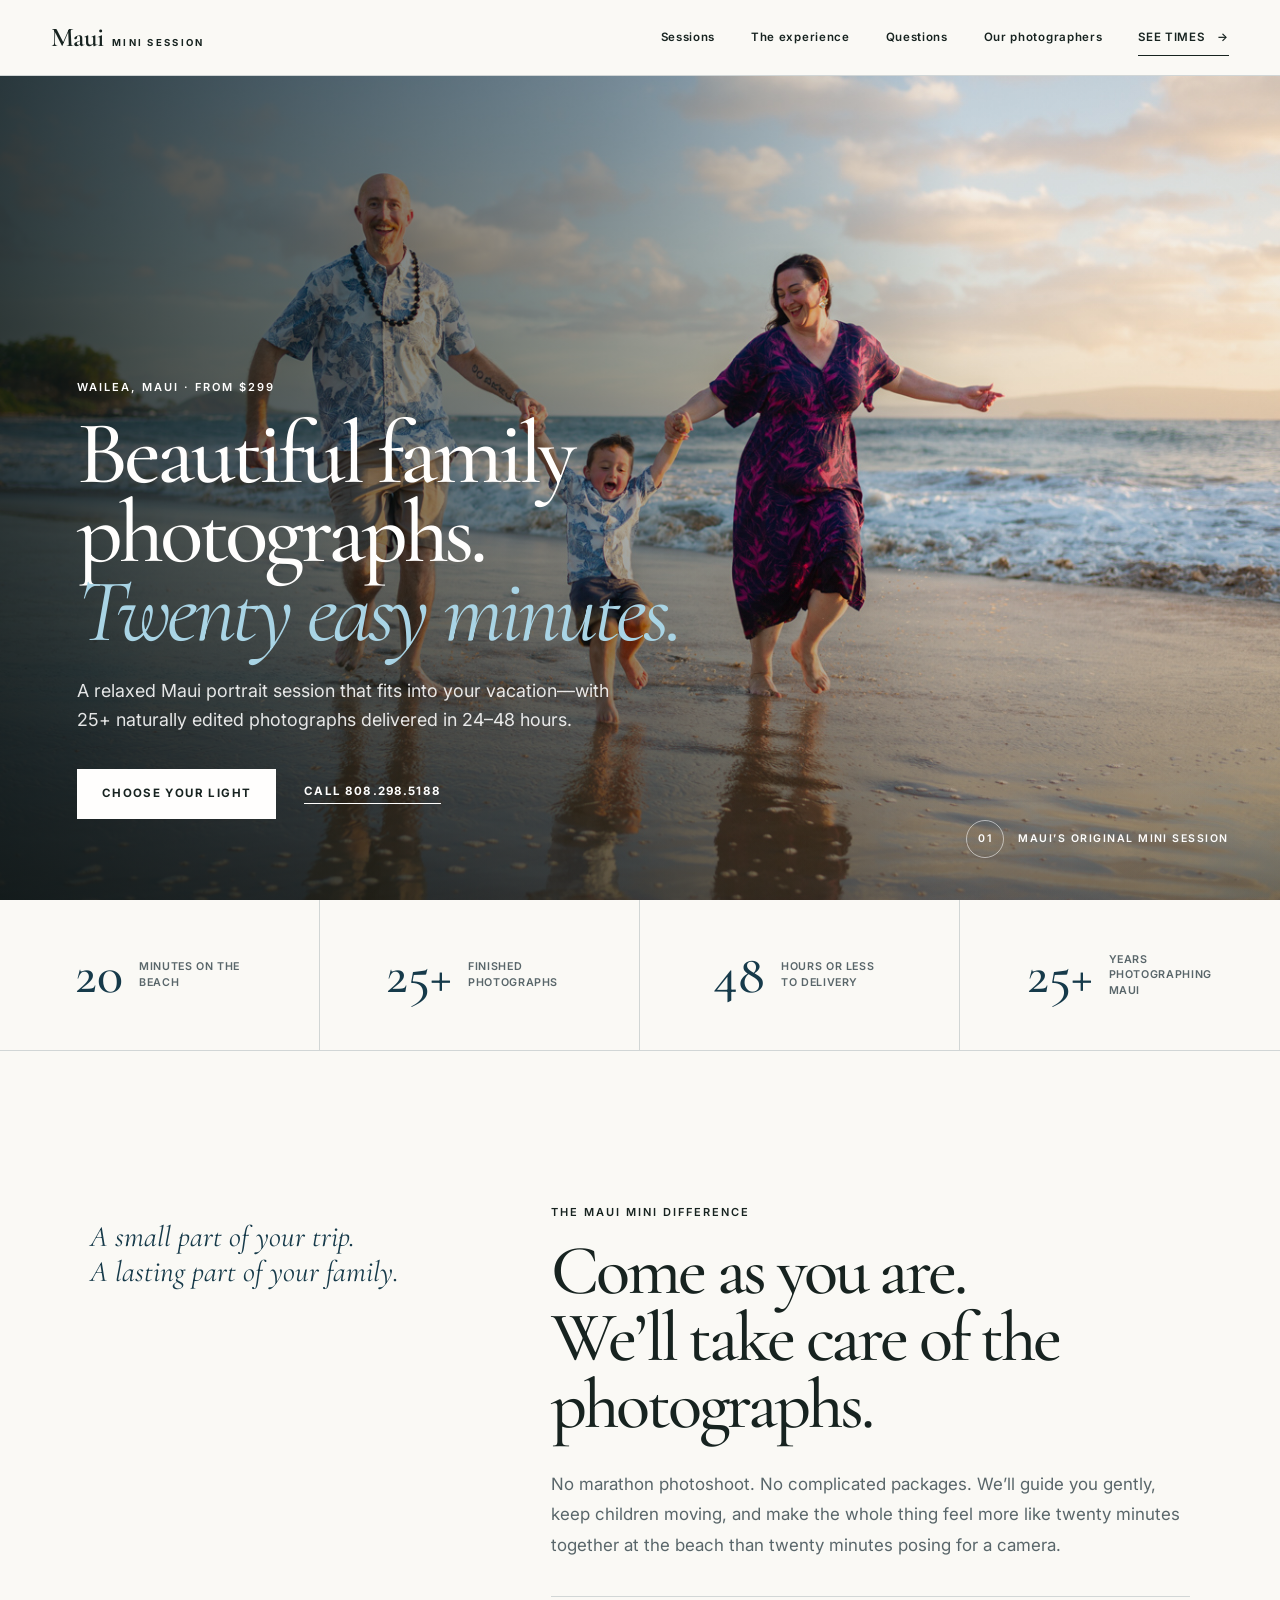
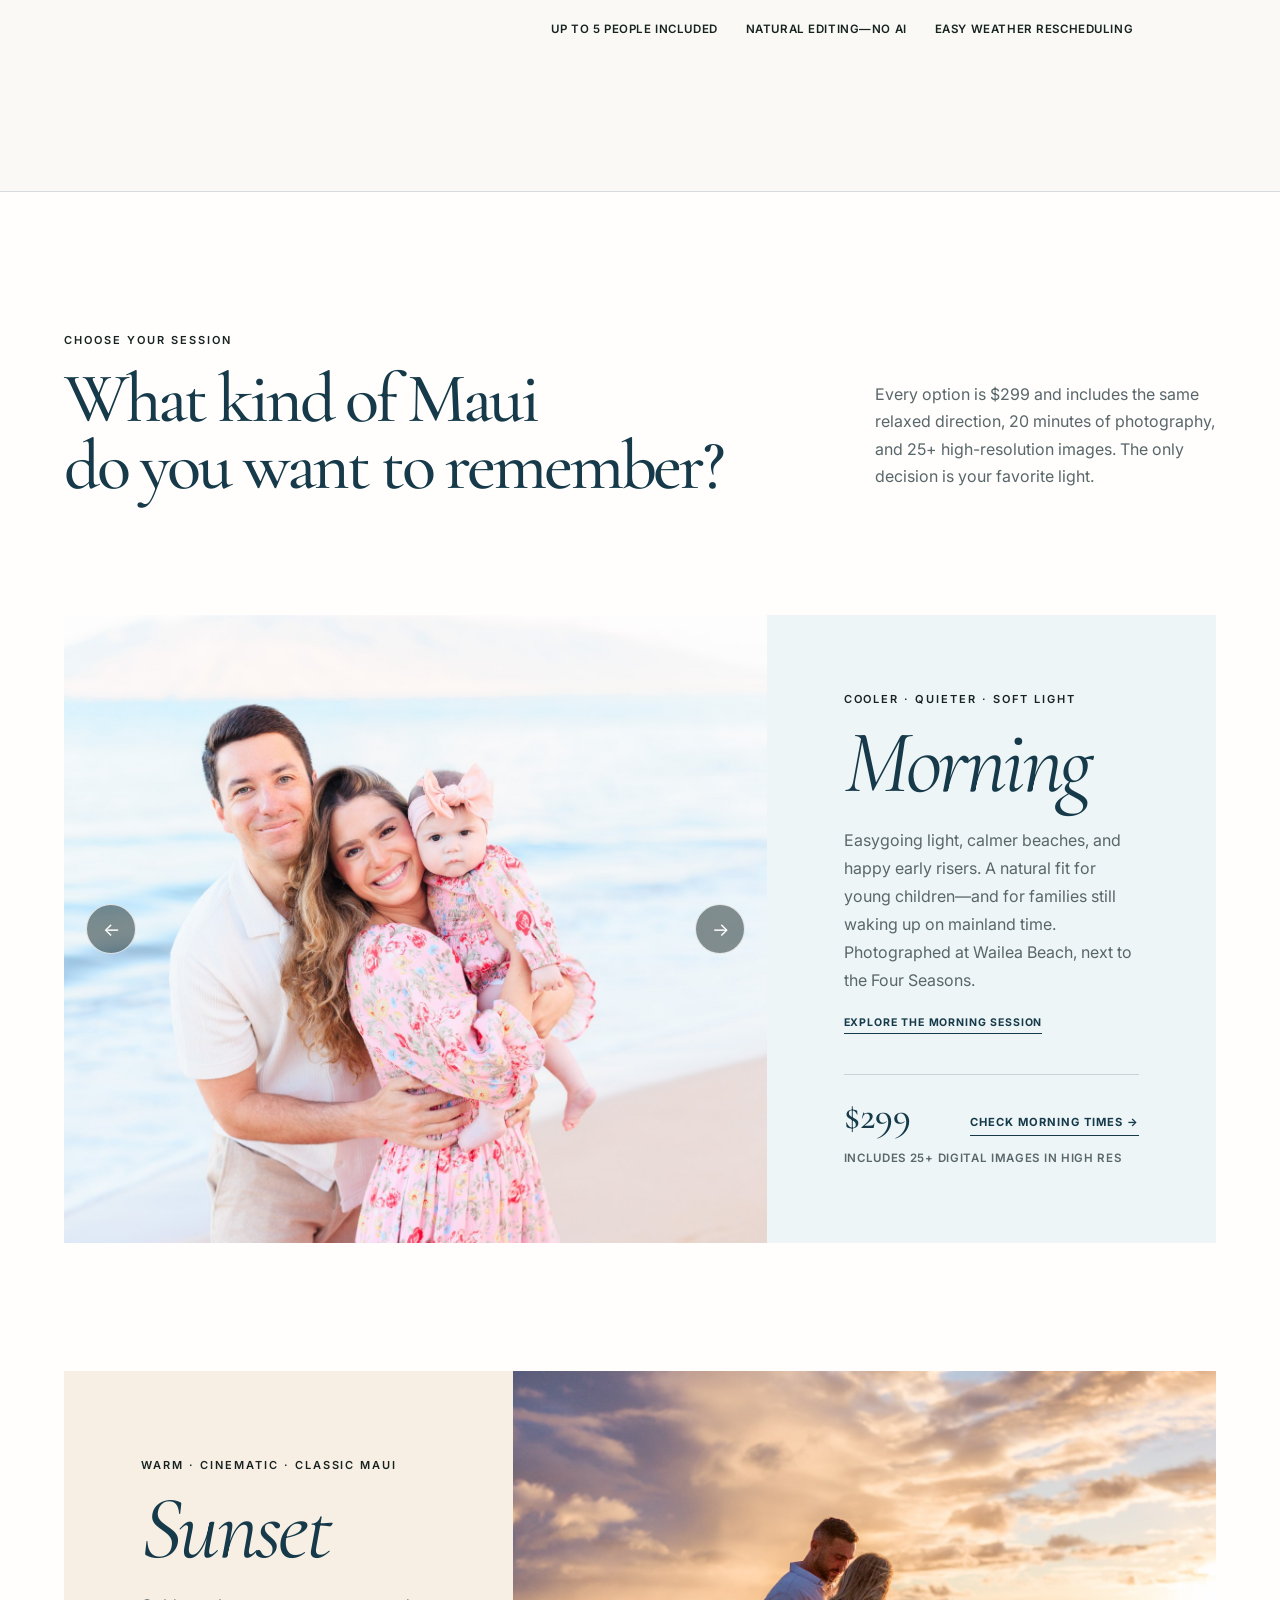
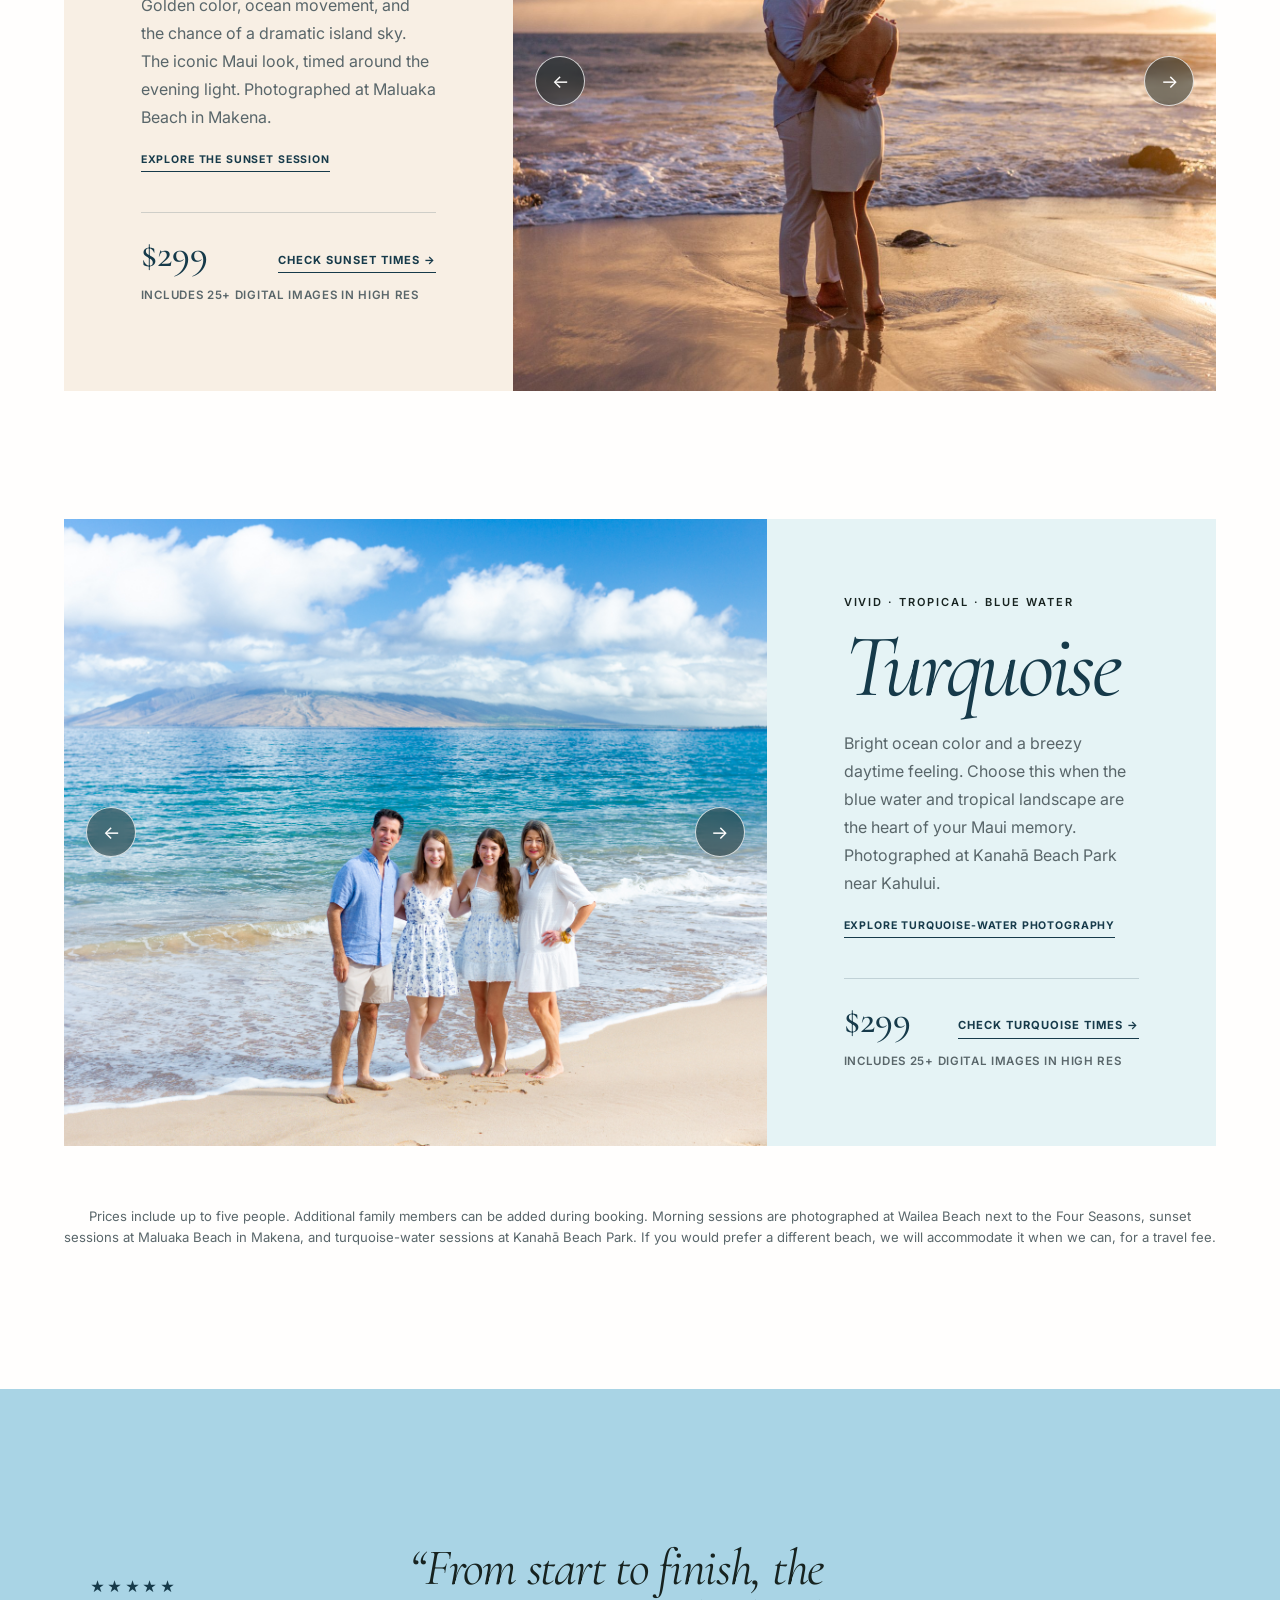
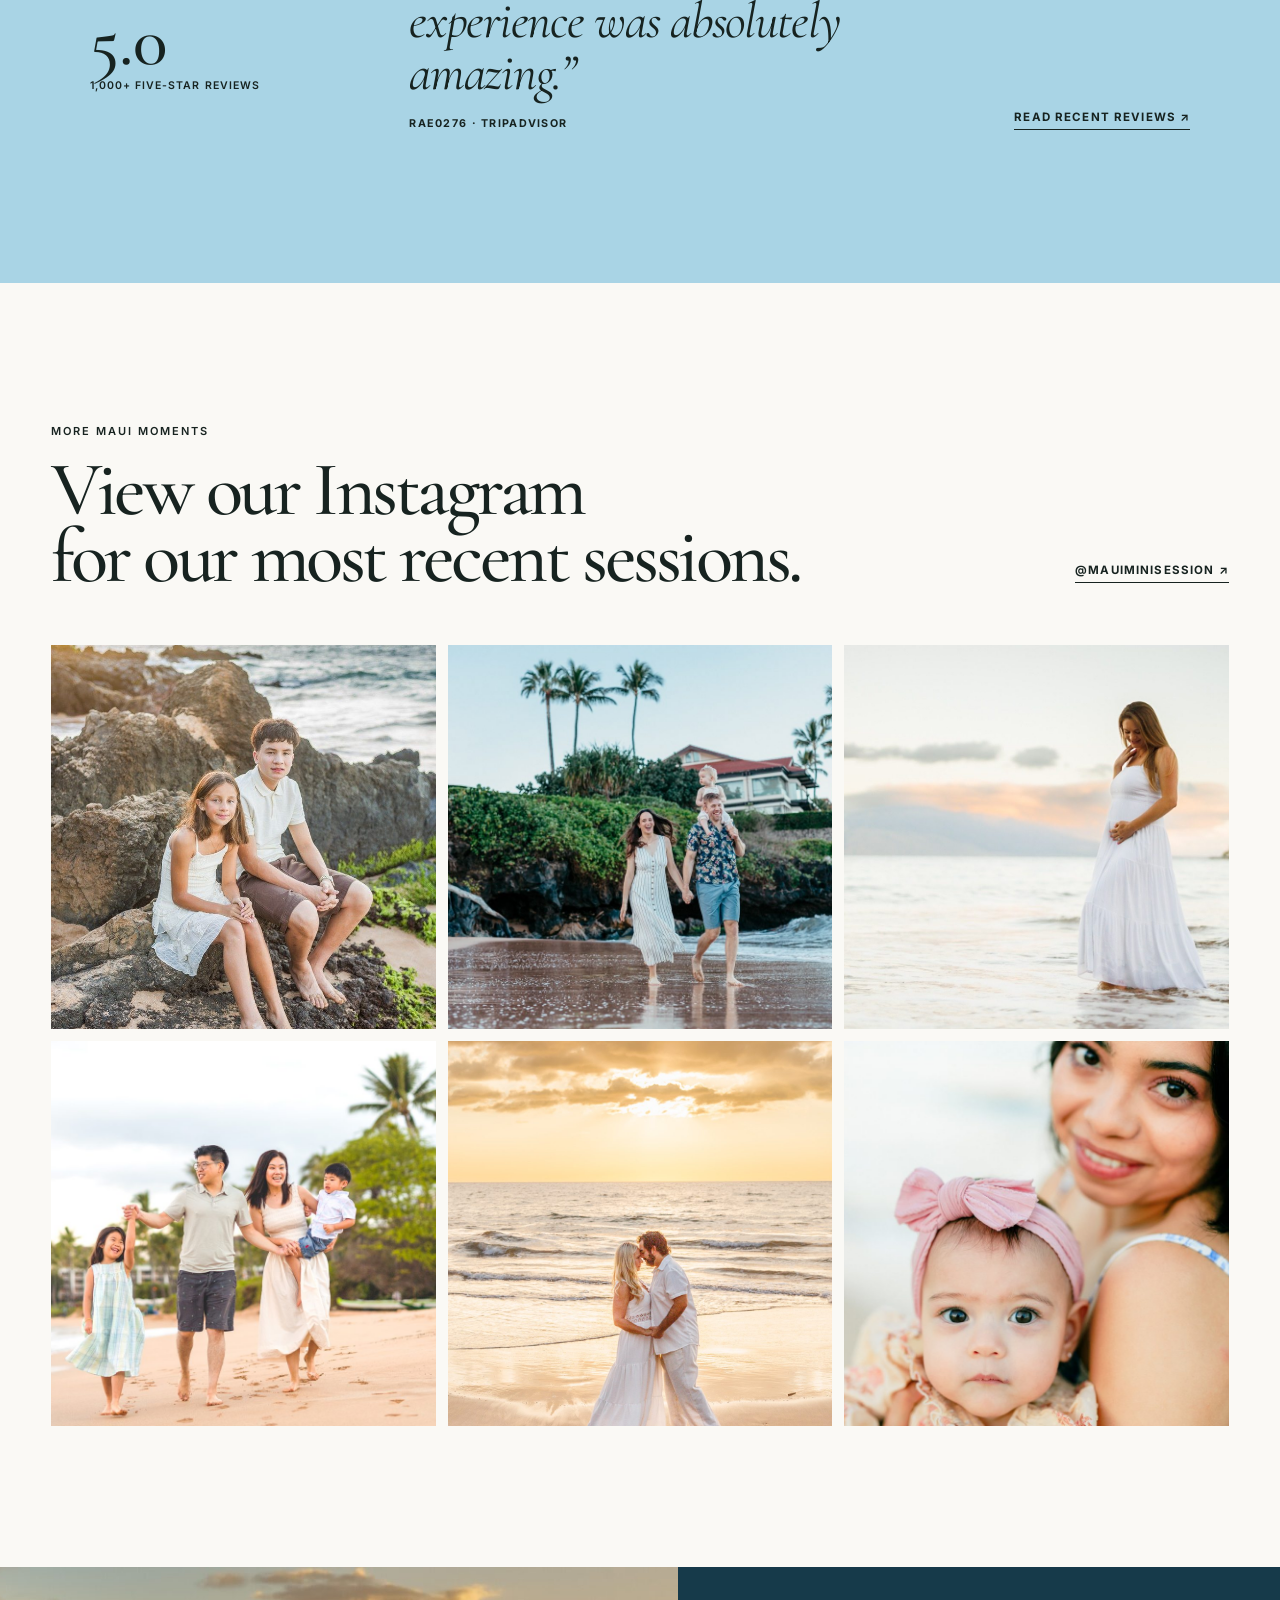
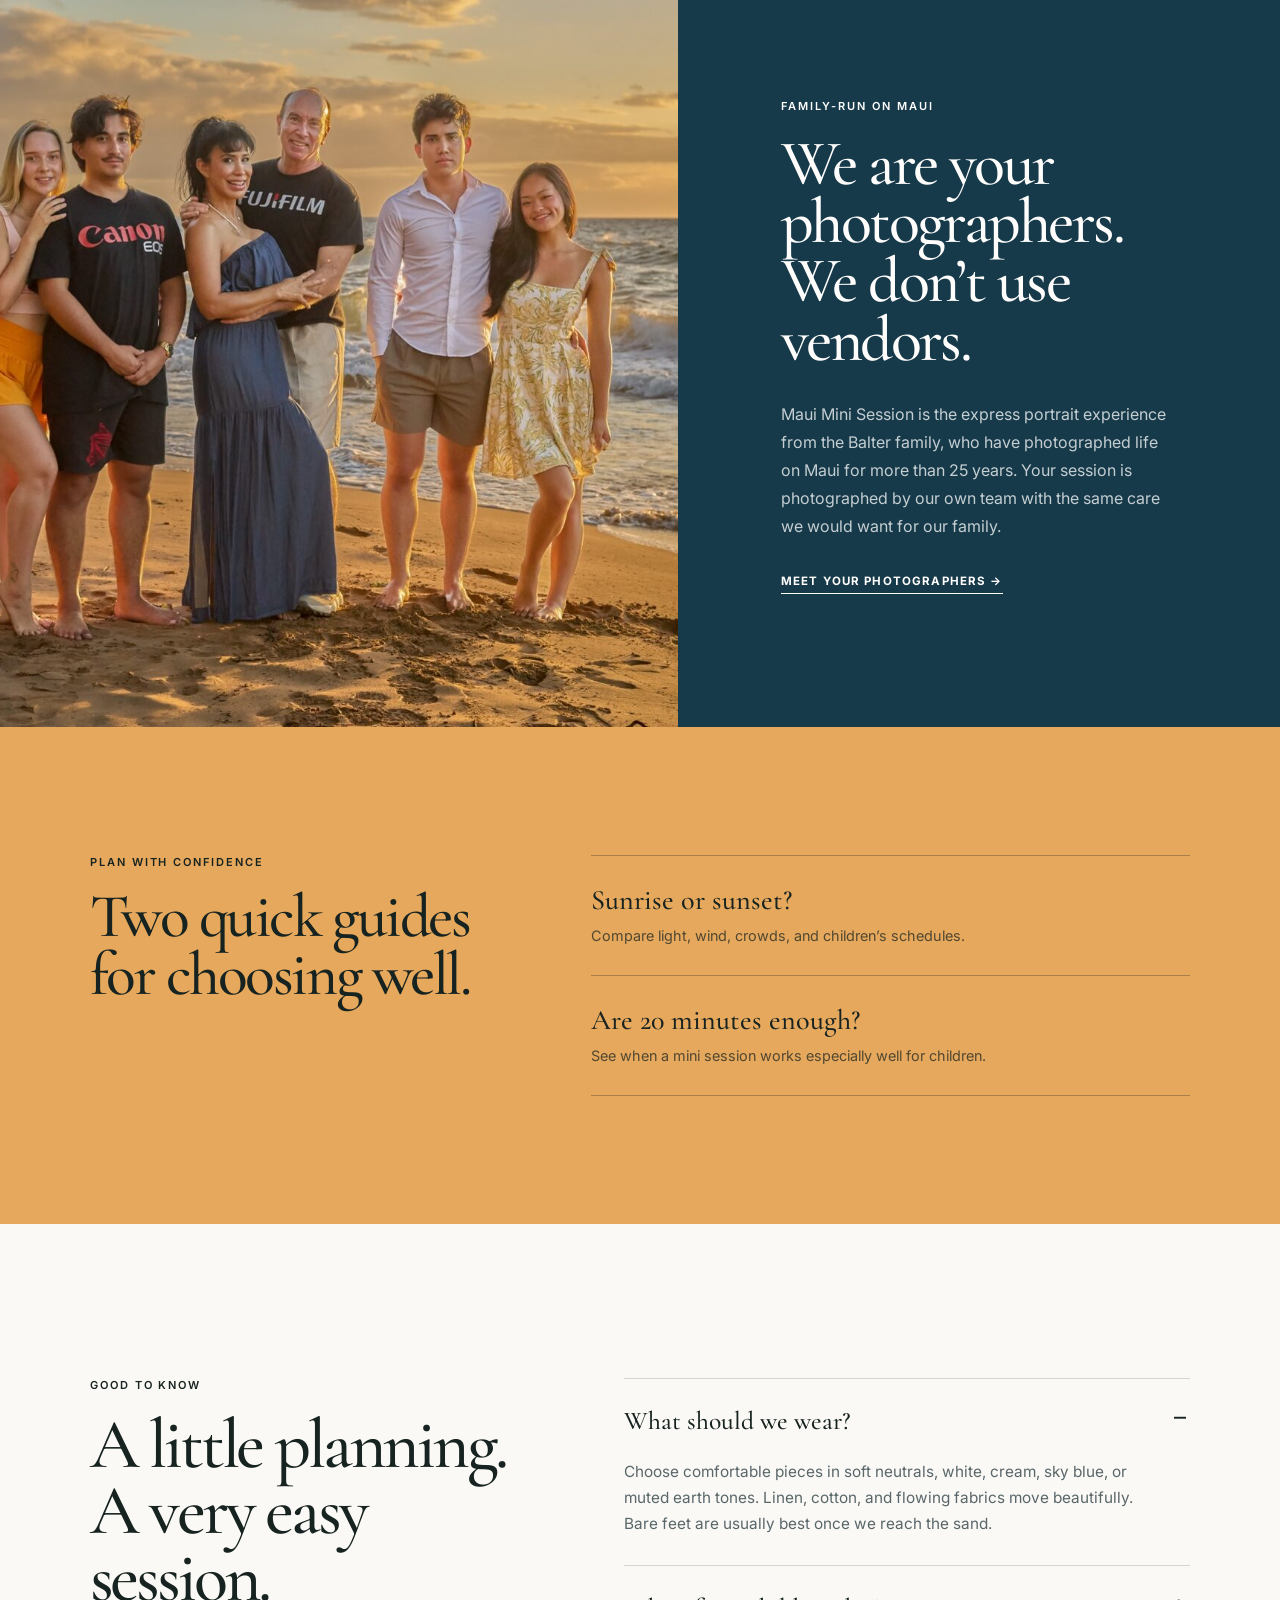
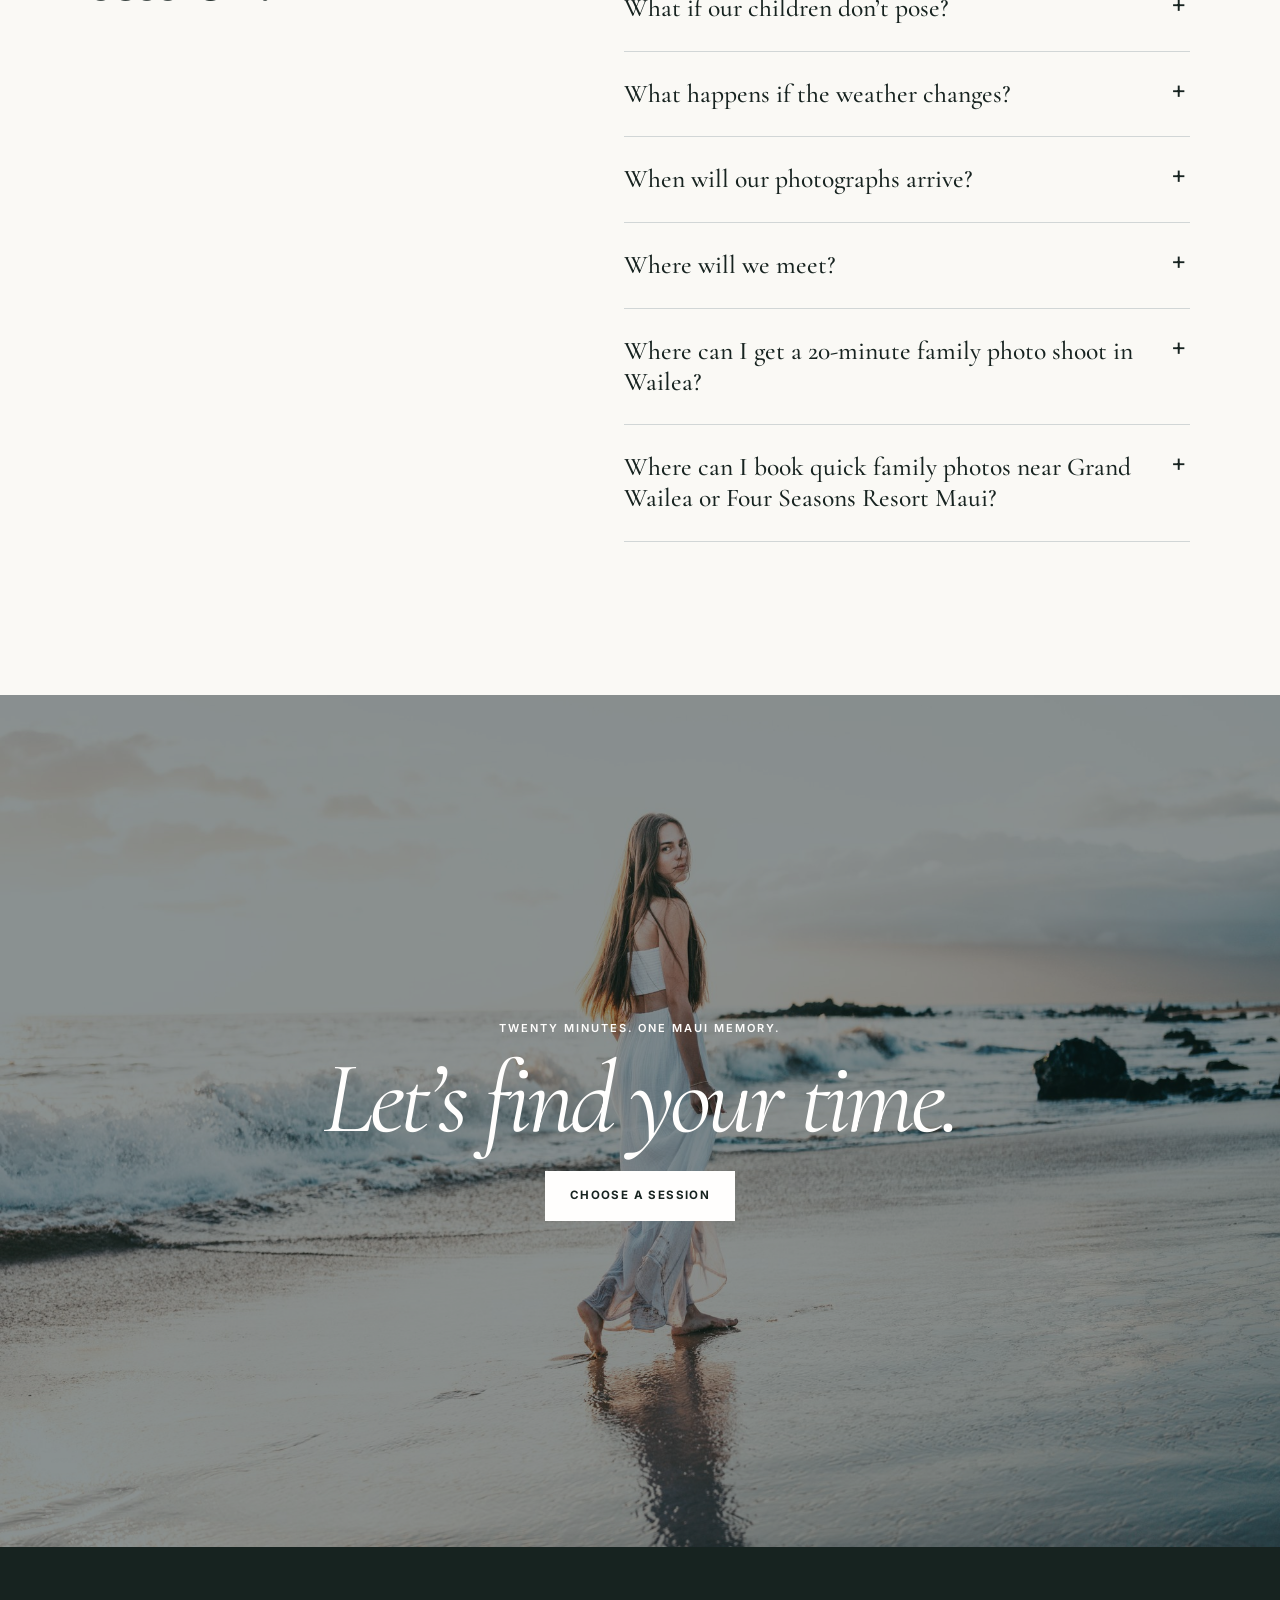
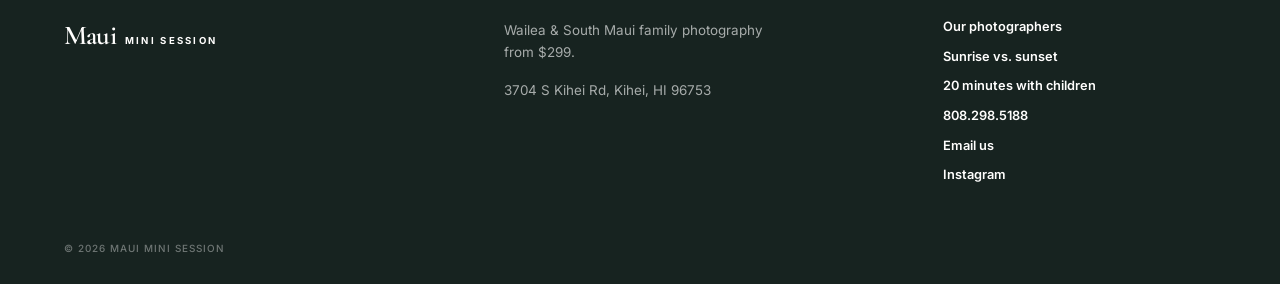
<file: index.html>
<!doctype html>
<html lang="en"><head>
<meta charset="utf-8">
<meta name="viewport" content="width=device-width, initial-scale=1">
<meta name="theme-color" content="#93a884">
<title>Maui Mini Session in Wailea & South Maui | Family Photography from $299</title>
<meta name="description" content="Book a 20-minute Maui mini photo session in Wailea from $299. Choose morning, sunset or turquoise-water portraits and receive 25+ edited images in 24–48 hours. Convenient to Kihei and South Maui resorts.">
<link rel="canonical" href="https://mauiminisession.com/">
<meta name="robots" content="index,follow,max-image-preview:large,max-snippet:-1,max-video-preview:-1">
  <meta name="google-site-verification" content="PhRVDXK7Ar2DFzODp9pkqvaogC80m1Nai1gSN5UlvwQ" />
<link rel="icon" type="image/svg+xml" href="assets/favicon.svg">
<meta property="og:type" content="website">
<meta property="og:locale" content="en_US">
<meta property="og:site_name" content="Maui Mini Session">
<meta property="og:title" content="Maui Mini Session in Wailea & South Maui | Photography from $299">
<meta property="og:description" content="Twenty-minute morning, sunset and turquoise-water photo sessions in Wailea with 25+ edited images delivered in 24–48 hours.">
<meta property="og:image" content="https://mauiminisession.com/assets/Maui%20Mini%20Session%20Cover.jpg">
<meta property="og:image:alt" content="A family running together on a Wailea beach during a Maui Mini Session">
<meta property="og:url" content="https://mauiminisession.com/">
<meta name="twitter:card" content="summary_large_image">
<meta name="twitter:title" content="Maui Mini Session in Wailea & South Maui | Photography from $299">
<meta name="twitter:description" content="Twenty-minute Maui photo sessions with 25+ edited images delivered in 24–48 hours.">
<meta name="twitter:image" content="https://mauiminisession.com/assets/Maui%20Mini%20Session%20Cover.jpg">
<meta name="twitter:image:alt" content="A family running together on a Wailea beach during a Maui Mini Session">
<script src="assets/site-events.js?v=3"></script>
<script type="application/ld+json">
{
  "@context": "https://schema.org",
  "@graph": [
    {
      "@type": "WebSite",
      "@id": "https://mauiminisession.com/#website",
      "url": "https://mauiminisession.com/",
      "name": "Maui Mini Session",
      "inLanguage": "en-US",
      "publisher": { "@id": "https://mauiminisession.com/#business" }
    },
    {
      "@type": "WebPage",
      "@id": "https://mauiminisession.com/#webpage",
      "url": "https://mauiminisession.com/",
      "name": "Maui Mini Session in Wailea & South Maui",
      "description": "Twenty-minute morning, sunset and turquoise-water portrait sessions in Wailea and Kihei, Maui.",
      "isPartOf": { "@id": "https://mauiminisession.com/#website" },
      "about": { "@id": "https://mauiminisession.com/#business" },
      "primaryImageOfPage": { "@id": "https://mauiminisession.com/#primaryimage" },
      "inLanguage": "en-US"
    },
    {
      "@type": "ImageObject",
      "@id": "https://mauiminisession.com/#primaryimage",
      "url": "https://mauiminisession.com/assets/Maui%20Mini%20Session%20Cover.jpg",
      "contentUrl": "https://mauiminisession.com/assets/Maui%20Mini%20Session%20Cover.jpg",
      "caption": "A family running together on a Wailea beach during a Maui Mini Session"
    },
    {
      "@type": ["LocalBusiness", "ProfessionalService"],
      "@id": "https://mauiminisession.com/#business",
      "name": "Maui Mini Session",
      "disambiguatingDescription": "Not to be confused with the unrelated business \"Maui Mini Sessions\" (plural) -- Maui Mini Session is the express portrait offering from Wailea Photo, run by the Balter family.",
  "description": "A family-run Maui photography business offering 20-minute portrait sessions in Wailea and South Maui. Maui Mini Session is the express portrait offering from Wailea Photo, sharing the same family of photographers and combined client review history.",
      "url": "https://mauiminisession.com/",
      "logo": "https://mauiminisession.com/assets/favicon.svg",
      "image": { "@id": "https://mauiminisession.com/#primaryimage" },
      "telephone": "+18082985188",
      "email": "info@mauiminisession.com",
      "priceRange": "$299",
      "address": {
        "@type": "PostalAddress",
        "streetAddress": "3704 S Kihei Rd",
        "addressLocality": "Kihei",
        "addressRegion": "HI",
        "postalCode": "96753",
        "addressCountry": "US"
      },
      "geo": {
        "@type": "GeoCoordinates",
        "latitude": 20.7212,
        "longitude": -156.4494
      },
      "areaServed": [
        { "@type": "Place", "name": "Wailea, Maui" },
        { "@type": "Place", "name": "Kihei, Maui" },
        { "@type": "Place", "name": "South Maui" }
      ],
      "parentOrganization": { "@id": "https://waileaphoto.com/#business" },
      "sameAs": [
        "https://www.instagram.com/mauiminisession",
        "https://www.facebook.com/mauiminisession",
        "https://www.tripadvisor.com/Attraction_Review-g60632-d24009609-Reviews-Wailea_Photo-Kihei_Maui_Hawaii.html"
      ],
      "hasOfferCatalog": {
        "@type": "OfferCatalog",
        "name": "Maui Mini Photo Sessions",
        "itemListElement": [
          {
            "@type": "Offer",
            "price": "299",
            "priceCurrency": "USD",
            "url": "https://mauiminisession.com/morning-mini-session-wailea/",
            "itemOffered": {
              "@type": "Service",
              "name": "Morning Mini Session",
              "description": "A 20-minute morning portrait session in Wailea with 25+ edited images."
            }
          },
          {
            "@type": "Offer",
            "price": "299",
            "priceCurrency": "USD",
            "url": "https://mauiminisession.com/sunset-mini-session-wailea/",
            "itemOffered": {
              "@type": "Service",
              "name": "Sunset Mini Session",
              "description": "A 20-minute sunset portrait session in Wailea with 25+ edited images."
            }
          },
          {
            "@type": "Offer",
            "price": "299",
            "priceCurrency": "USD",
            "url": "https://mauiminisession.com/turquoise-water-photography-maui/",
            "itemOffered": {
              "@type": "Service",
              "name": "Turquoise Mini Session",
              "description": "A 20-minute Maui portrait session featuring bright turquoise water and 25+ edited images."
            }
          }
        ]
      }
    },
    {
      "@type": "Organization",
      "@id": "https://waileaphoto.com/#business",
      "name": "Wailea Photo",
      "url": "https://waileaphoto.com/",
      "founder": { "@id": "https://mauiminisession.com/our-photographers/#laurence-balter" },
      "sameAs": [
        "https://www.instagram.com/waileaphoto/",
        "https://www.facebook.com/waileaphoto/",
        "https://www.tripadvisor.com/Attraction_Review-g60632-d24009609-Reviews-Wailea_Photo-Kihei_Maui_Hawaii.html"
      ]
    },
    {
      "@type": "FAQPage",
      "@id": "https://mauiminisession.com/#faq",
      "mainEntity": [
        {
          "@type": "Question",
          "name": "What is included in a Maui Mini Session?",
          "acceptedAnswer": {
            "@type": "Answer",
            "text": "Each 20-minute session includes calm direction from an experienced Maui photographer and at least 25 naturally edited, high-resolution digital images delivered in an online gallery."
          }
        },
        {
          "@type": "Question",
          "name": "How quickly will we receive our photographs?",
          "acceptedAnswer": {
            "@type": "Answer",
            "text": "Your edited online gallery is delivered within 24 to 48 hours after your session."
          }
        },
        {
          "@type": "Question",
          "name": "How many people are included in the listed price?",
          "acceptedAnswer": {
            "@type": "Answer",
            "text": "The listed session price includes up to five people. Additional family members can be easily added at checkout."
          }
        },
        {
          "@type": "Question",
          "name": "What happens if Maui weather does not cooperate?",
          "acceptedAnswer": {
            "@type": "Answer",
            "text": "You may reschedule before your session if the weather is not cooperating. Maui conditions can change quickly, so the photographer will help make a practical decision."
          }
        },
        { "@type": "Question", "name": "Where can I get a 20-minute family photo shoot in Wailea?", "acceptedAnswer": { "@type": "Answer", "text": "Maui Mini Session photographs 20-minute family sessions at Wailea Beach next to the Four Seasons (mornings) and Maluaka Beach in Makena (sunsets). Sessions are $299 for up to five people and include at least 25 edited images delivered in 24 to 48 hours." } },
        {
          "@type": "Question",
          "name": "Where can I book quick family photos near Grand Wailea or Four Seasons Resort Maui?",
          "acceptedAnswer": {
            "@type": "Answer",
            "text": "Maui Mini Session offers 20-minute family photo sessions at Wailea Beach next to the Four Seasons (mornings) and Maluaka Beach in Makena (sunsets), convenient for guests staying near Grand Wailea, Four Seasons Resort Maui at Wailea, and other Wailea resorts. Sessions start at $299 and include at least 25 edited images delivered in 24 to 48 hours. Maui Mini Session is an independent photography business and is not affiliated with these resorts."
          }
        }
      ]
    }
  ]
}
</script>
<link rel="preconnect" href="https://fonts.googleapis.com">
<link rel="preconnect" href="https://fonts.gstatic.com" crossorigin>
<link href="https://fonts.googleapis.com/css2?family=Cormorant+Garamond:wght@400;500;600&amp;family=Inter:wght@400;500;600;700&amp;display=swap" rel="stylesheet">
<link rel="stylesheet" href="assets/site.css?v=20261105-closing">
<link rel="stylesheet" href="assets/booking-widget.css?v=20260811-addon-hide">
</head>
<body>
<a class="skip-link" href="#main">Skip to content</a>
<header class="site-header">
  <a href="/" class="brand" aria-label="Maui Mini Session home">
    <span>Maui</span><small>Mini Session</small>
  </a>
  <nav class="header-links" aria-label="Primary navigation">
    <a href="#sessions">Sessions</a>
    <a href="#experience">The experience</a>
    <a href="#questions">Questions</a>
    <a href="our-photographers/">Our photographers</a>
    <a class="header-book" href="#sessions">See times <span aria-hidden="true">&rarr;</span></a>
  </nav>
</header>

<main id="main">
  <section class="hero" id="top">
    <img class="hero-image" src="assets/Maui%20Mini%20Session%20Cover.jpg" width="1350" height="898" alt="A family running together on a Wailea beach during a Maui Mini Session" loading="eager" fetchpriority="high">
    <div class="hero-shade" aria-hidden="true"></div>
    <div class="hero-copy">
      <p class="eyebrow">Wailea, Maui &middot; From $299</p>
      <h1>Beautiful family photographs.<br><em>Twenty easy minutes.</em></h1>
      <p class="hero-intro">A relaxed Maui portrait session that fits into your vacation&mdash;with 25+ naturally edited photographs delivered in 24&ndash;48 hours.</p>
      <div class="hero-actions">
        <a class="button button-light" href="#sessions">Choose your light</a>
        <a class="text-link text-link-light" href="tel:+18082985188">Call 808.298.5188</a>
      </div>
    </div>
    <div class="hero-note"><span>01</span> Maui&rsquo;s original mini session</div>
  </section>

  <section class="proof" aria-label="Session highlights">
    <div><strong>20</strong><span>minutes on the beach</span></div>
    <div><strong>25+</strong><span>finished photographs</span></div>
    <div><strong>48</strong><span>hours or less to delivery</span></div>
    <div><strong>25+</strong><span>years photographing Maui</span></div>
  </section>

  <section class="intro" id="experience">
    <div class="intro-kicker">A small part of your trip.<br>A lasting part of your family.</div>
    <div class="intro-copy">
      <p class="eyebrow">The Maui Mini difference</p>
      <h2>Come as you are.<br>We&rsquo;ll take care of the photographs.</h2>
      <p>No marathon photoshoot. No complicated packages. We&rsquo;ll guide you gently, keep children moving, and make the whole thing feel more like twenty minutes together at the beach than twenty minutes posing for a camera.</p>
      <div class="intro-facts">
        <span>Up to 5 people included</span>
        <span>Natural editing&mdash;no AI</span>
        <span>Easy weather rescheduling</span>
      </div>
    </div>
  </section>

  <section class="sessions" id="sessions">
    <div class="section-heading">
      <div>
        <p class="eyebrow">Choose your session</p>
        <h2>What kind of Maui<br>do you want to remember?</h2>
      </div>
      <p>Every option is $299 and includes the same relaxed direction, 20 minutes of photography, and 25+ high-resolution images. The only decision is your favorite light.</p>
    </div>

    <article class="session-row" id="morning-mini-session">
      <div class="session-image session-card-image" data-tile-slider>
        <div class="tile-slider">
          <figure class="active"><img src="assets/maui-family-sunrise-mini-session.jpg" width="2000" height="1334" alt="A family of three during a bright, soft morning session in Wailea" loading="lazy"></figure>
          <figure><img src="assets/maui-sunrise-parents-newborn-portrait.jpg" width="2000" height="1329" alt="Parents holding their baby in warm sunrise light on a Maui beach" loading="lazy"></figure>
          <figure><img src="assets/maui-sunrise-mother-daughters-driftwood.jpg" width="2000" height="1331" alt="A mother and her two daughters beside driftwood at sunrise in Wailea" loading="lazy"></figure>
          <figure><img src="assets/maui-sunrise-mother-baby-portrait.jpg" width="2000" height="1331" alt="A mother holding her baby beside the ocean at sunrise" loading="lazy"></figure>
          <figure><img src="assets/Sunrise-Maui-Mini-Session.jpg" width="2000" height="1331" alt="A family photographed in soft sunrise light on Maui" loading="lazy"></figure>
          <figure><img src="assets/Maui-Mini-Session-Maui%20Mini%20Session-11.jpg" width="1350" height="899" alt="A family of five walking hand in hand along the shoreline during a morning session in Wailea" loading="lazy"></figure>
          <figure><img src="assets/Wailea_Photo-Four_Seasons.jpg" width="1350" height="900" alt="A young family walking hand in hand with their toddler along the shore at sunrise in Wailea" loading="lazy"></figure>
          <figure><img src="assets/maui-sunrise-maternity-shoreline.jpg" width="1350" height="900" alt="An expecting mother in a white dress at the water's edge during a sunrise maternity mini session in Wailea" loading="lazy"></figure>
        </div>
        <button class="tile-arrow tile-prev" type="button" aria-label="Previous morning photograph">&larr;</button>
        <button class="tile-arrow tile-next" type="button" aria-label="Next morning photograph">&rarr;</button>
      </div>
      <div class="session-copy">
        <p class="eyebrow">Cooler &middot; Quieter &middot; Soft light</p>
        <h3>Morning</h3>
        <p>Easygoing light, calmer beaches, and happy early risers. A natural fit for young children&mdash;and for families still waking up on mainland time. Photographed at Wailea Beach, next to the Four Seasons.</p>
        <a class="session-learn" href="morning-mini-session-wailea/">Explore the morning session</a>
        <div class="session-bottom"><strong>$299</strong><a href="#" data-book-session="mini-morning" data-session-name="Morning Mini Session">Check morning times <span aria-hidden="true">&rarr;</span></a></div>
        <p class="session-includes">Includes 25+ digital images in High Res</p>
      </div>
    </article>

    <article class="session-row session-row-reverse" id="sunset-mini-session">
      <div class="session-image session-card-image" data-tile-slider>
        <div class="tile-slider">
          <figure class="active"><img src="assets/maui-sunset-couple-embrace-wailea.jpg" width="2000" height="1331" alt="A couple embracing at the waterline under a golden Wailea sunset" loading="lazy"></figure>
          <figure><img src="assets/maui-sunset-couple-shoreline-laughing.jpg" width="2000" height="1250" alt="A laughing couple dressed in white playing in the surf at sunset in Maui" loading="lazy"></figure>
          <figure><img src="assets/maui-sunset-couple-walking-surf.jpg" width="2000" height="1332" alt="A smiling couple holding hands as they walk out of the waves at sunset in Wailea" loading="lazy"></figure>
          <figure><img src="assets/maui-colorful-sunset-family-portrait.jpg" width="2000" height="1331" alt="A couple embracing at sunset on a Wailea beach" loading="lazy"></figure>
          <figure><img src="assets/maui-mini-session-sunset3.jpg" width="2000" height="1331" alt="A family laughing together in the ocean at sunset" loading="lazy"></figure>
          <figure><img src="assets/maui-mini-session-tree.jpg" width="2000" height="1331" alt="A family playing together beside a fallen tree on a Maui beach" loading="lazy"></figure>
          <figure><img src="assets/wailea-family-evening-photography.jpg" width="2000" height="1331" alt="A family photographed in warm evening light in Wailea" loading="lazy"></figure>
          <figure><img src="assets/Maui Mini Session kid.jpg" width="1350" height="898" alt="A child during a warm sunset mini session in Maui" loading="lazy"></figure>
           <figure><img src="assets/DSC_5219.jpg" width="1350" height="898" alt="Kids playing at sunset on a mini session in Maui" loading="lazy"></figure>
            <figure><img src="assets/S1146110.jpg" width="1350" height="898" alt="Engagement couple running into the ocean holding hands on a mini session in Maui" loading="lazy"></figure>
          
        </div>
        <button class="tile-arrow tile-prev" type="button" aria-label="Previous sunset photograph">&larr;</button>
        <button class="tile-arrow tile-next" type="button" aria-label="Next sunset photograph">&rarr;</button>
      </div>
      <div class="session-copy">
        <p class="eyebrow">Warm &middot; Cinematic &middot; Classic Maui</p>
        <h3>Sunset</h3>
        <p>Golden color, ocean movement, and the chance of a dramatic island sky. The iconic Maui look, timed around the evening light. Photographed at Maluaka Beach in Makena.</p>
        <a class="session-learn" href="sunset-mini-session-wailea/">Explore the sunset session</a>
        <div class="session-bottom"><strong>$299</strong><a href="#" data-book-session="mini-sunset" data-session-name="Sunset Mini Session">Check sunset times <span aria-hidden="true">&rarr;</span></a></div>
        <p class="session-includes">Includes 25+ digital images in High Res</p>
      </div>
    </article>

    <article class="session-row" id="turquoise-mini-session">
      <div class="session-image session-card-image" data-tile-slider>
        <div class="tile-slider">
          <figure class="active"><img src="assets/maui-turquoise-family-beach-portrait.jpg" width="2000" height="1331" alt="A family standing beside turquoise water with West Maui in the distance" loading="lazy"></figure>
          <figure><img src="assets/Turquoise-Session-white-dress.jpg" width="2000" height="1331" alt="A family dressed in white beside vivid turquoise Maui water" loading="lazy"></figure>
          <figure><img src="assets/maui-turquoise-water-couple-session.jpg" width="2000" height="1331" alt="A couple photographed beside bright turquoise ocean water" loading="lazy"></figure>
          <figure><img src="assets/maui-turquoise-water-vacation-portrait.jpg" width="2000" height="1331" alt="A relaxed vacation portrait beside tropical blue water" loading="lazy"></figure>
        </div>
        <button class="tile-arrow tile-prev" type="button" aria-label="Previous turquoise photograph">&larr;</button>
        <button class="tile-arrow tile-next" type="button" aria-label="Next turquoise photograph">&rarr;</button>
      </div>
      <div class="session-copy">
        <p class="eyebrow">Vivid &middot; Tropical &middot; Blue water</p>
        <h3>Turquoise</h3>
        <p>Bright ocean color and a breezy daytime feeling. Choose this when the blue water and tropical landscape are the heart of your Maui memory. Photographed at Kanahā Beach Park near Kahului.</p>
        <a class="session-learn" href="turquoise-water-photography-maui/">Explore turquoise-water photography</a>
        <div class="session-bottom"><strong>$299</strong><a href="#" data-book-session="road-to-hana" data-session-name="Turquoise Mini Session">Check turquoise times <span aria-hidden="true">&rarr;</span></a></div>
        <p class="session-includes">Includes 25+ digital images in High Res</p>
      </div>
    </article>

    <p class="session-note">Prices include up to five people. Additional family members can be added during booking. Morning sessions are photographed at Wailea Beach next to the Four Seasons, sunset sessions at Maluaka Beach in Makena, and turquoise-water sessions at Kanahā Beach Park. If you would prefer a different beach, we will accommodate it when we can, for a travel fee.</p>
  </section>

  <section class="review-feature" id="reviews">
    <div class="review-score"><span aria-hidden="true">★★★★★</span><strong>5.0</strong><small>1,000+ five-star reviews</small></div>
    <blockquote>
      <p>&ldquo;From start to finish, the experience was absolutely amazing.&rdquo;</p>
      <footer>rae0276 &middot; Tripadvisor</footer>
    </blockquote>
    <a class="text-link" href="https://www.tripadvisor.com/Attraction_Review-g60632-d24009609-Reviews-Wailea_Photo-Kihei_Maui_Hawaii.html#REVIEWS" target="_blank" rel="noopener">Read recent reviews <span aria-hidden="true">&nearr;</span></a>
  </section>

  <section class="instagram-gallery" aria-labelledby="instagram-title">
    <div class="instagram-heading">
      <div>
        <p class="eyebrow">More Maui moments</p>
        <h2 id="instagram-title">View our Instagram<br>for our most recent sessions.</h2>
      </div>
      <a class="text-link" href="https://www.instagram.com/mauiminisession" target="_blank" rel="noopener" aria-label="View Maui Mini Session on Instagram">@mauiminisession <span aria-hidden="true">&nearr;</span></a>
    </div>
    <div class="instagram-grid">
      <!-- instagram-feed:start -->
      <a href="https://www.instagram.com/p/Df-CRDnmHXh/" target="_blank" rel="noopener"><img src="assets/instagram/ig-18000160194044709.jpg" width="720" height="1083" alt="The years when everyone is still travelling together go faster than you expect." loading="lazy"></a>
      <a href="https://www.instagram.com/p/Df2T4wFiUVB/" target="_blank" rel="noopener"><img src="assets/instagram/ig-18419834179094021.jpg" width="1200" height="800" alt="The first year with a baby goes faster than anyone tells you, and you will want pictures of it." loading="lazy"></a>
      <a href="https://www.instagram.com/p/DfzfWUvDY23/" target="_blank" rel="noopener"><img src="assets/instagram/ig-18118667510008622.jpg" width="900" height="900" alt="The months of waiting for a baby go by faster than you expect, and they are worth remembering." loading="lazy"></a>
      <a href="https://www.instagram.com/p/DfsAugNCbFp/" target="_blank" rel="noopener"><img src="assets/instagram/ig-18122586235946830.jpg" width="1200" height="800" alt="Having one good picture of everyone together is worth getting up early for." loading="lazy"></a>
      <a href="https://www.instagram.com/p/Dfm3JVvievV/" target="_blank" rel="noopener"><img src="assets/instagram/ig-18059822774570541.jpg" width="1080" height="1350" alt="You do not need an anniversary or an engagement to have good pictures of the two of you." loading="lazy"></a>
      <a href="https://www.instagram.com/p/Dfcj9BECcGq/" target="_blank" rel="noopener"><img src="assets/instagram/ig-18135350980743090.jpg" width="1200" height="800" alt="It is worth being in the picture with your family instead of always being the one taking it." loading="lazy"></a>
      <!-- instagram-feed:end -->
    </div>
  </section>

  <section class="family" id="family">
    <div class="family-image"><img src="assets/balter-family-v5.jpeg" width="1536" height="1021" alt="The Balter family, owners of Maui Mini Session" loading="lazy"></div>
    <div class="family-copy">
      <p class="eyebrow">Family-run on Maui</p>
      <h2>We are your photographers.<br>We don&rsquo;t use vendors.</h2>
      <p>Maui Mini Session is the express portrait experience from the Balter family, who have photographed life on Maui for more than 25 years. Your session is photographed by our own team with the same care we would want for our family.</p>
      <a class="text-link" href="our-photographers/">Meet your photographers <span aria-hidden="true">&rarr;</span></a>
    </div>
  </section>

  <section class="guide-strip" aria-labelledby="guide-strip-title">
    <div><p class="eyebrow">Plan with confidence</p><h2 id="guide-strip-title">Two quick guides for choosing well.</h2></div>
    <div class="guide-links">
      <a href="sunrise-vs-sunset-family-photos-maui/"><strong>Sunrise or sunset?</strong><span>Compare light, wind, crowds, and children&rsquo;s schedules.</span></a>
      <a href="20-minute-maui-photo-session-children/"><strong>Are 20 minutes enough?</strong><span>See when a mini session works especially well for children.</span></a>
    </div>
  </section>

  <section class="planning" id="questions">
    <div class="planning-heading">
      <p class="eyebrow">Good to know</p>
      <h2>A little planning.<br>A very easy session.</h2>
    </div>
    <div class="planning-list">
      <details open><summary>What should we wear?</summary><p>Choose comfortable pieces in soft neutrals, white, cream, sky blue, or muted earth tones. Linen, cotton, and flowing fabrics move beautifully. Bare feet are usually best once we reach the sand.</p></details>
      <details><summary>What if our children don&rsquo;t pose?</summary><p>They don&rsquo;t need to. We keep the session moving with simple direction, play, and natural interaction. The short format is especially well suited to children.</p></details>
      <details><summary>What happens if the weather changes?</summary><p>You may reschedule before your session if Maui weather isn&rsquo;t cooperating. Conditions change quickly, and your photographer will help you make a practical call.</p></details>
      <details><summary>When will our photographs arrive?</summary><p>Your online gallery of at least 25 naturally edited, high-resolution images is delivered within 24 to 48 hours.</p></details>
      <details><summary>Where will we meet?</summary><p>We photograph mornings at Wailea Beach next to the Four Seasons and sunsets at Maluaka Beach in Makena; turquoise-water sessions are at Kanahā Beach Park. Your exact meeting details arrive after booking. If you would prefer a different beach, we will accommodate it when we can, for a travel fee.</p></details>
      <details><summary>Where can I get a 20-minute family photo shoot in Wailea?</summary><p>Maui Mini Session photographs 20-minute family sessions at Wailea Beach next to the Four Seasons (mornings) and Maluaka Beach in Makena (sunsets). Sessions are $299 for up to five people and include at least 25 edited photographs delivered in 24&ndash;48 hours.</p></details>
      <details><summary>Where can I book quick family photos near Grand Wailea or Four Seasons Resort Maui?</summary><p>Maui Mini Session offers 20-minute family photo sessions at Wailea Beach next to the Four Seasons (mornings) and Maluaka Beach in Makena (sunsets), convenient for guests staying near Grand Wailea, Four Seasons Resort Maui at Wailea, and other Wailea resorts. Sessions start at $299 and include at least 25 edited photographs delivered in 24&ndash;48 hours. Maui Mini Session is an independent photography business and is not affiliated with these resorts.</p></details>
    </div>
  </section>

  <section class="closing">
    <img src="assets/maui-mini-session-sunset2.jpg" width="2000" height="1331" alt="A family enjoying the shoreline during golden hour in Maui" loading="lazy">
    <div class="closing-shade" aria-hidden="true"></div>
    <div class="closing-copy"><p class="eyebrow">Twenty minutes. One Maui memory.</p><h2>Let&rsquo;s find your time.</h2><a class="button button-light" href="#sessions">Choose a session</a></div>
  </section>
</main>

<footer class="site-footer">
  <div class="footer-brand"><span>Maui</span><small>Mini Session</small></div>
  <div class="footer-copy"><p>Wailea &amp; South Maui family photography<br>from $299.</p><p>3704 S Kihei Rd, Kihei, HI 96753</p></div>
  <div class="footer-links"><a href="our-photographers/">Our photographers</a><a href="sunrise-vs-sunset-family-photos-maui/">Sunrise vs. sunset</a><a href="20-minute-maui-photo-session-children/">20 minutes with children</a><a href="tel:+18082985188">808.298.5188</a><a href="mailto:info@mauiminisession.com">Email us</a><a href="https://www.instagram.com/mauiminisession" target="_blank" rel="noopener">Instagram</a></div>
  <div class="footer-legal">&copy; <span id="year"></span> Maui Mini Session</div>
</footer>

<a class="mobile-book" href="#sessions">See live times <span aria-hidden="true">&rarr;</span></a>

<script>
window.WBW_CONFIG = {
apiBase: 'https://book.waileaphoto.com',
stripePublishableKey: 'pk_live_51N35QgELtvKYuvgHsYqD3hfJAAAE0CB7WgEh8nhYt1AgzceJDpAV82RzYMm09P1l96kOjtRf52hYykmwanv10yBZ00PBeaLUg5',
};
document.getElementById('year') && (document.getElementById('year').textContent = new Date().getFullYear());
</script>
<script src="assets/booking-widget.js?v=20261112-camera-review"></script>
<script src="assets/session-tile-slider.js?v=20260902-editorial-redesign"></script>
</body></html>
</file>
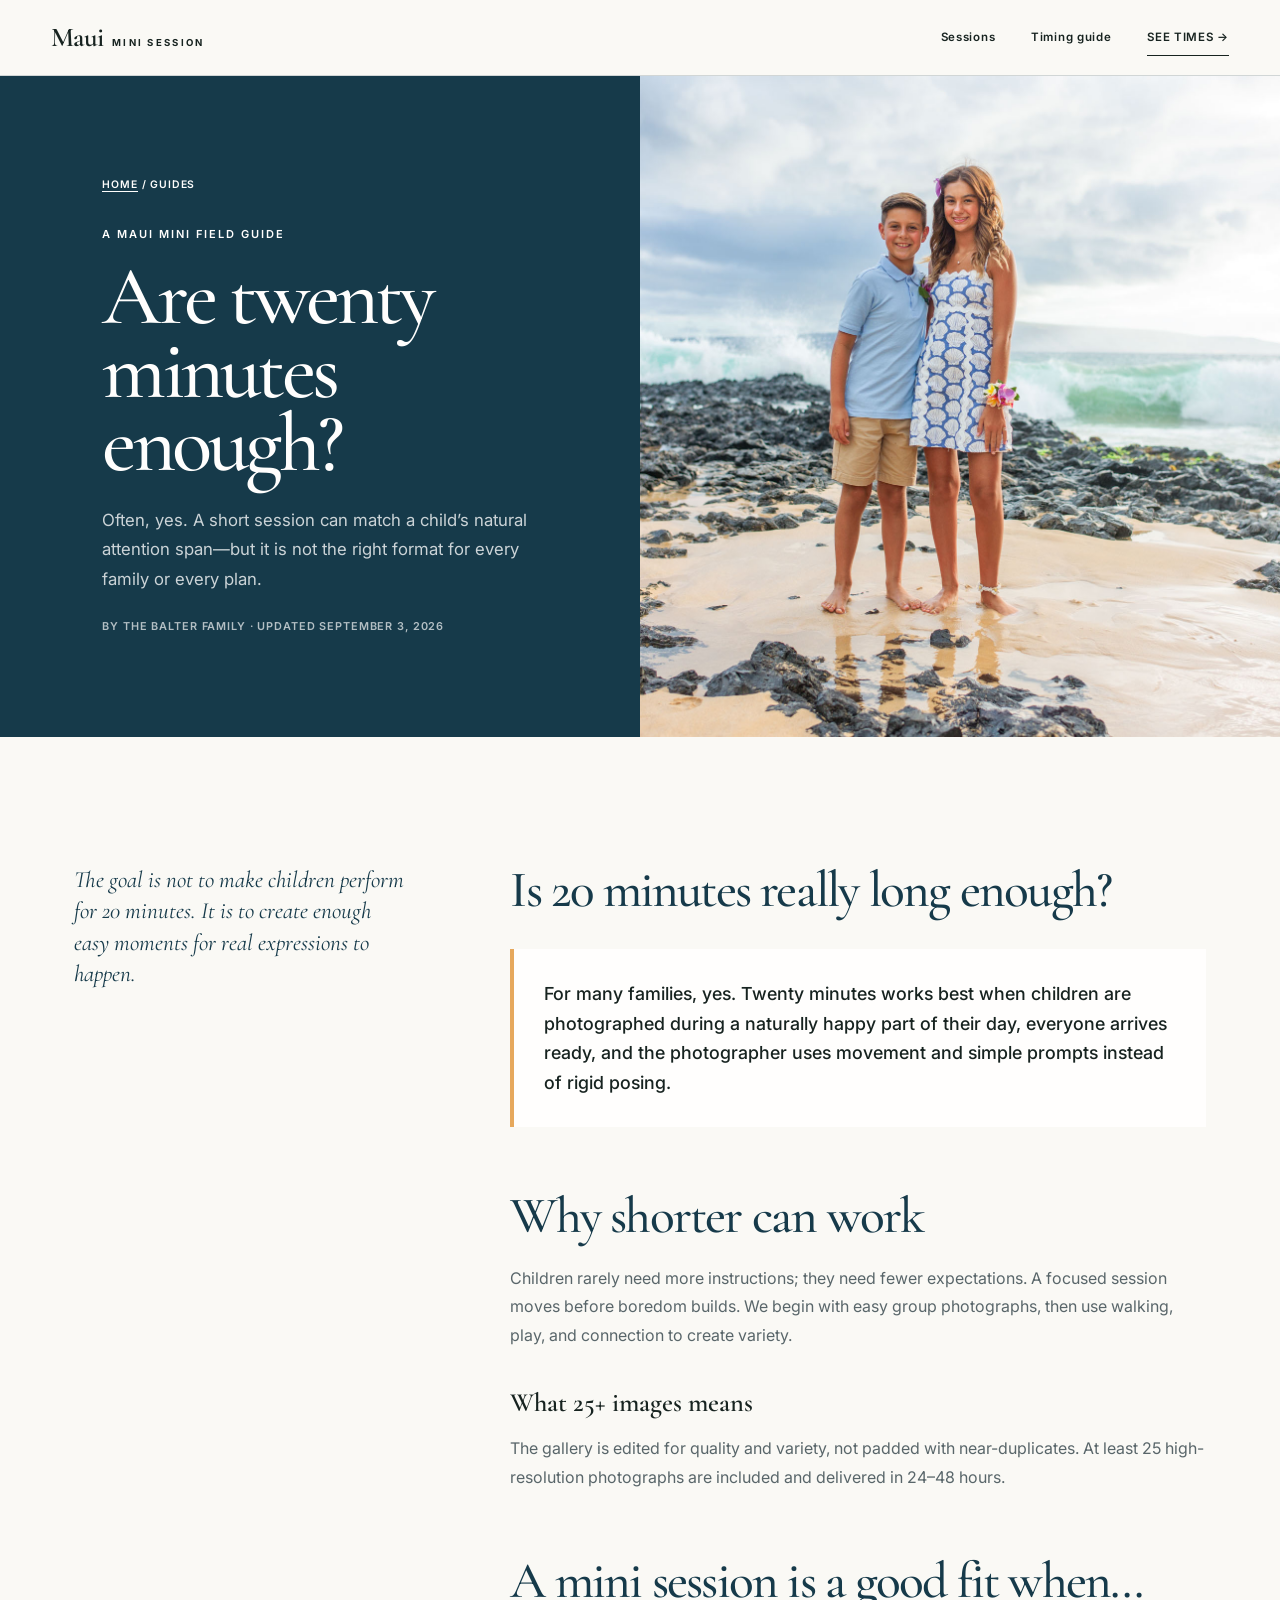
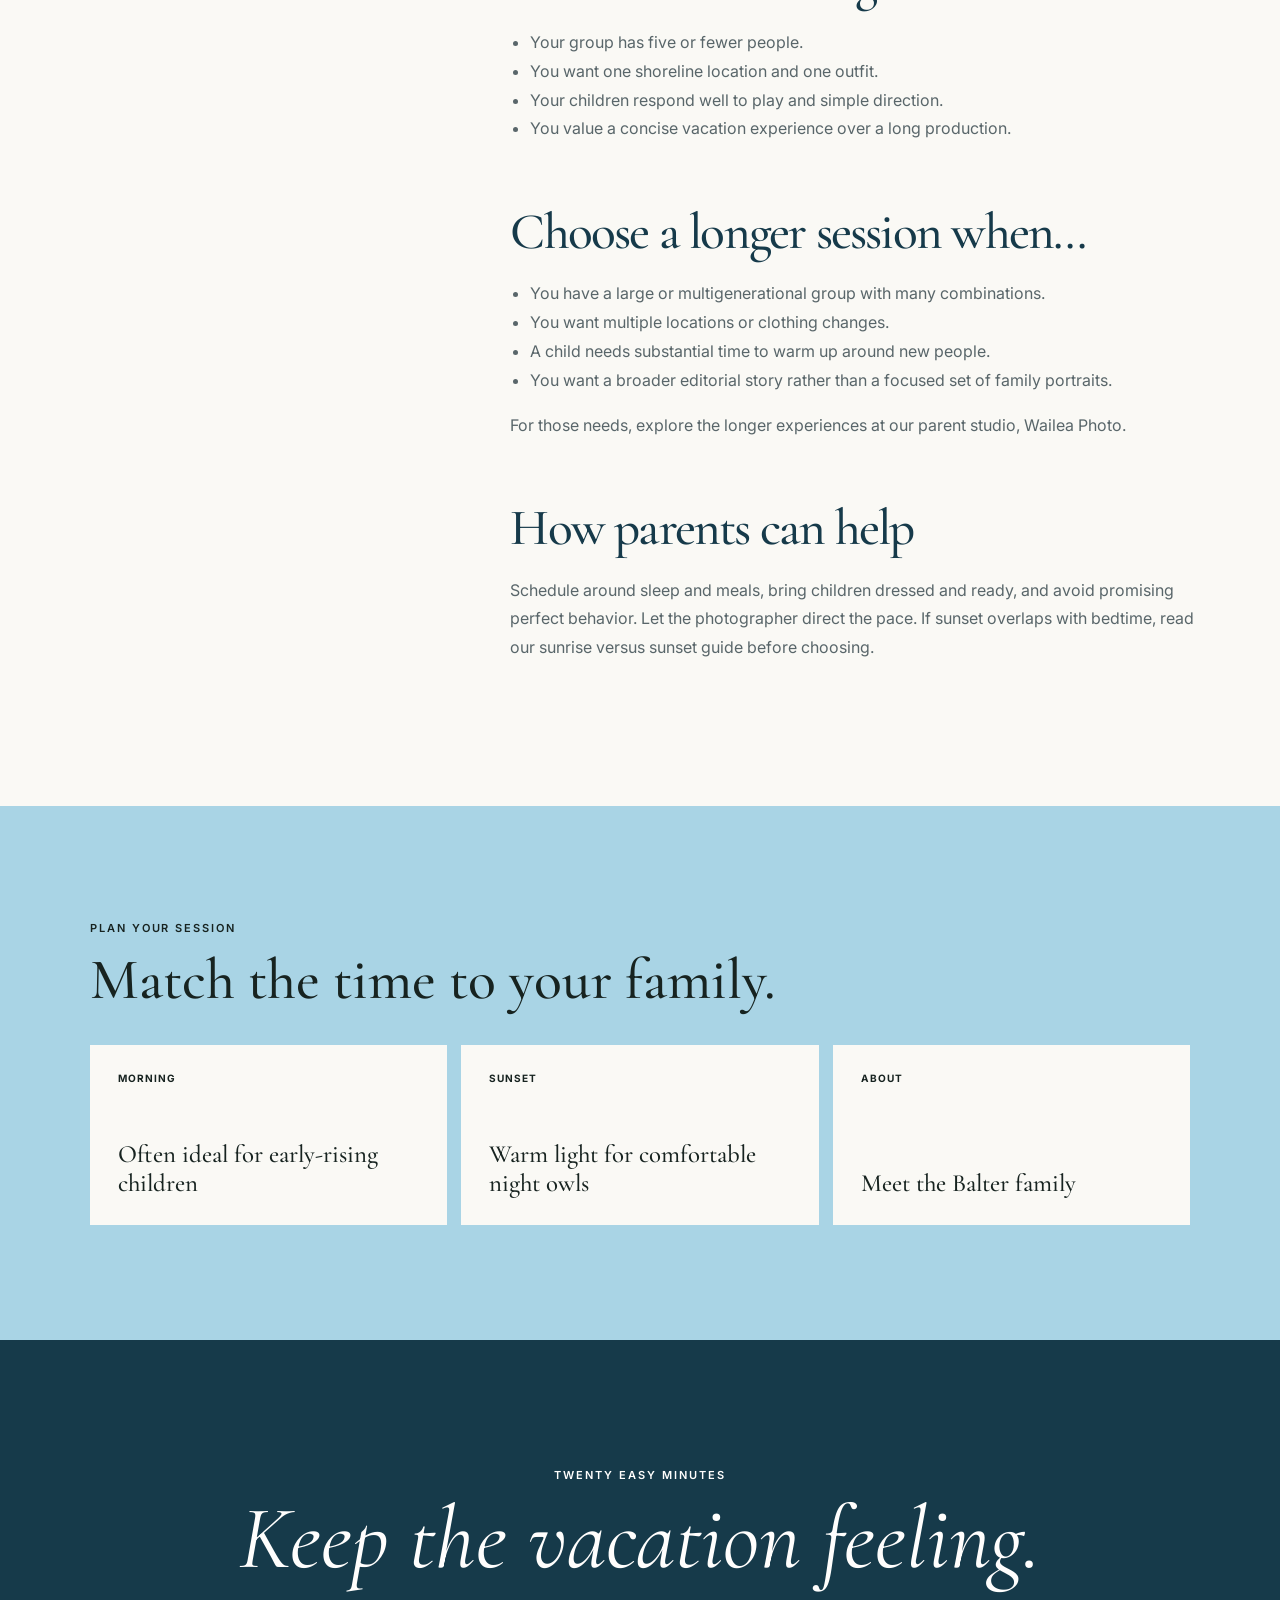
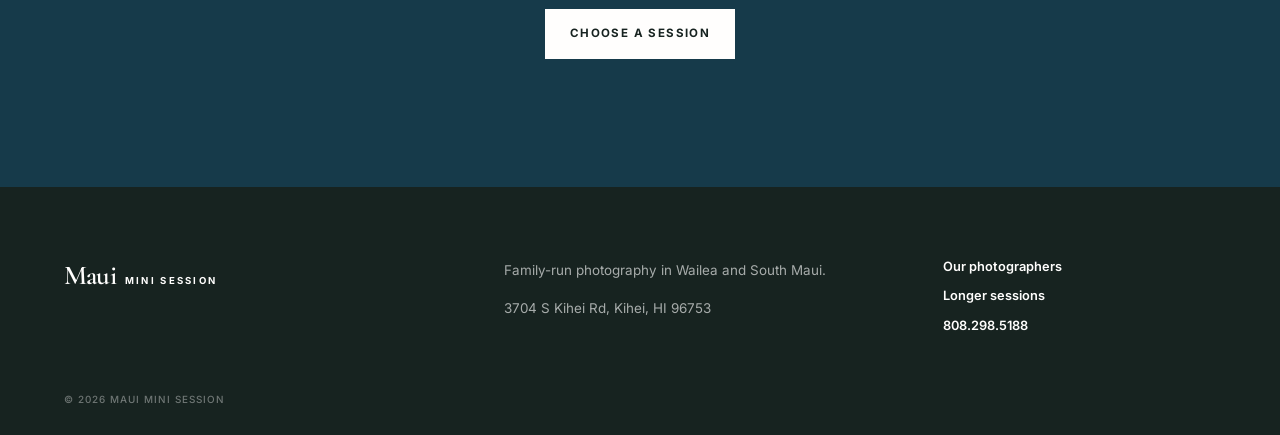
<file: 20-minute-maui-photo-session-children/index.html>
<!doctype html><html lang="en"><head><meta charset="utf-8"><meta name="viewport" content="width=device-width,initial-scale=1"><meta name="theme-color" content="#163a4a"><title>Are 20-Minute Maui Photo Sessions Long Enough for Kids?</title><meta name="description" content="Yes, a 20-minute Maui photo session can be enough for children when timing, expectations and direction are right. Learn when a mini session fits—and when it does not."><link rel="canonical" href="https://mauiminisession.com/20-minute-maui-photo-session-children/"><meta name="robots" content="index,follow,max-image-preview:large,max-snippet:-1"><meta property="og:type" content="article"><meta property="og:title" content="Are 20-Minute Maui Photo Sessions Long Enough for Children?"><meta property="og:description" content="An honest guide to deciding whether a short family session fits your children."><meta property="og:image" content="https://mauiminisession.com/assets/Maui-mini-session-kids.jpg"><script type="application/ld+json">{"@context":"https://schema.org","@graph":[{"@type":"Article","headline":"Are 20-Minute Maui Photo Sessions Long Enough for Children?","description":"An honest guide to deciding whether a 20-minute Maui family photo session fits your children.","datePublished":"2026-09-03","dateModified":"2026-09-03","mainEntityOfPage":"https://mauiminisession.com/20-minute-maui-photo-session-children/","author":{"@id":"https://mauiminisession.com/our-photographers/#balter-family"},"publisher":{"@id":"https://mauiminisession.com/#business"},"image":"https://mauiminisession.com/assets/Maui-mini-session-kids.jpg"},{"@type":"FAQPage","mainEntity":[{"@type":"Question","name":"Is 20 minutes long enough for family photos with children?","acceptedAnswer":{"@type":"Answer","text":"Often, yes. Twenty minutes works well when children are photographed at a good time of day, the family arrives ready, and the photographer uses movement and simple direction instead of rigid posing."}},{"@type":"Question","name":"When should a family choose a longer photo session?","acceptedAnswer":{"@type":"Answer","text":"A longer session may be better for large groups, multiple household combinations, several locations, extensive outfit changes, or children who need a long warm-up period."}}]},{"@type":"BreadcrumbList","itemListElement":[{"@type":"ListItem","position":1,"name":"Home","item":"https://mauiminisession.com/"},{"@type":"ListItem","position":2,"name":"20 Minutes with Children","item":"https://mauiminisession.com/20-minute-maui-photo-session-children/"}]}]}</script><link rel="icon" href="../assets/favicon.svg"><link rel="preconnect" href="https://fonts.googleapis.com"><link rel="preconnect" href="https://fonts.gstatic.com" crossorigin><link href="https://fonts.googleapis.com/css2?family=Cormorant+Garamond:wght@400;500;600&amp;family=Inter:wght@400;500;600;700&amp;display=swap" rel="stylesheet"><link rel="stylesheet" href="../assets/site.css?v=20260902-llmo-preview"></head><body><a class="skip-link" href="#main">Skip to content</a><header class="site-header"><a href="/" class="brand"><span>Maui</span><small>Mini Session</small></a><nav class="header-links"><a href="/#sessions">Sessions</a><a href="/sunrise-vs-sunset-family-photos-maui/">Timing guide</a><a class="header-book" href="/#sessions">See times →</a></nav></header><main id="main" class="content-main"><section class="content-hero"><div class="content-hero-copy"><div class="breadcrumb"><a href="/">Home</a> / Guides</div><p class="eyebrow">A Maui Mini field guide</p><h1>Are twenty<br>minutes enough?</h1><p>Often, yes. A short session can match a child&rsquo;s natural attention span—but it is not the right format for every family or every plan.</p><div class="byline">By the Balter family · Updated September 3, 2026</div></div><div class="content-hero-media"><img src="../assets/Maui-mini-session-kids.jpg" width="2000" height="1333" alt="Children playing together during a Maui family mini photo session"></div></section><section class="content-body"><aside class="content-aside">The goal is not to make children perform for 20 minutes. It is to create enough easy moments for real expressions to happen.</aside><article class="prose"><h2>Is 20 minutes really long enough?</h2><div class="answer-box"><p>For many families, yes. Twenty minutes works best when children are photographed during a naturally happy part of their day, everyone arrives ready, and the photographer uses movement and simple prompts instead of rigid posing.</p></div><h2>Why shorter can work</h2><p>Children rarely need more instructions; they need fewer expectations. A focused session moves before boredom builds. We begin with easy group photographs, then use walking, play, and connection to create variety.</p><h3>What 25+ images means</h3><p>The gallery is edited for quality and variety, not padded with near-duplicates. At least 25 high-resolution photographs are included and delivered in 24–48 hours.</p><h2>A mini session is a good fit when…</h2><ul><li>Your group has five or fewer people.</li><li>You want one shoreline location and one outfit.</li><li>Your children respond well to play and simple direction.</li><li>You value a concise vacation experience over a long production.</li></ul><h2>Choose a longer session when…</h2><ul><li>You have a large or multigenerational group with many combinations.</li><li>You want multiple locations or clothing changes.</li><li>A child needs substantial time to warm up around new people.</li><li>You want a broader editorial story rather than a focused set of family portraits.</li></ul><p>For those needs, explore the longer experiences at our parent studio, <a href="https://waileaphoto.com/pricing">Wailea Photo</a>.</p><h2>How parents can help</h2><p>Schedule around sleep and meals, bring children dressed and ready, and avoid promising perfect behavior. Let the photographer direct the pace. If sunset overlaps with bedtime, read our <a href="/sunrise-vs-sunset-family-photos-maui/">sunrise versus sunset guide</a> before choosing.</p></article></section><section class="related"><p class="eyebrow">Plan your session</p><h2>Match the time to your family.</h2><div class="related-grid"><a href="/morning-mini-session-wailea/"><span>Morning</span>Often ideal for early-rising children</a><a href="/sunset-mini-session-wailea/"><span>Sunset</span>Warm light for comfortable night owls</a><a href="/our-photographers/"><span>About</span>Meet the Balter family</a></div></section><section class="content-cta"><p class="eyebrow">Twenty easy minutes</p><h2>Keep the vacation feeling.</h2><a class="button button-light" href="/#sessions">Choose a session</a></section></main><footer class="site-footer"><div class="footer-brand"><span>Maui</span><small>Mini Session</small></div><div class="footer-copy"><p>Family-run photography in Wailea and South Maui.</p><p>3704 S Kihei Rd, Kihei, HI 96753</p></div><div class="footer-links"><a href="/our-photographers/">Our photographers</a><a href="https://waileaphoto.com/pricing">Longer sessions</a><a href="tel:+18082985188">808.298.5188</a></div><div class="footer-legal">&copy; 2026 Maui Mini Session</div></footer><a class="mobile-book" href="/#sessions">See live times →</a></body></html>
</file>
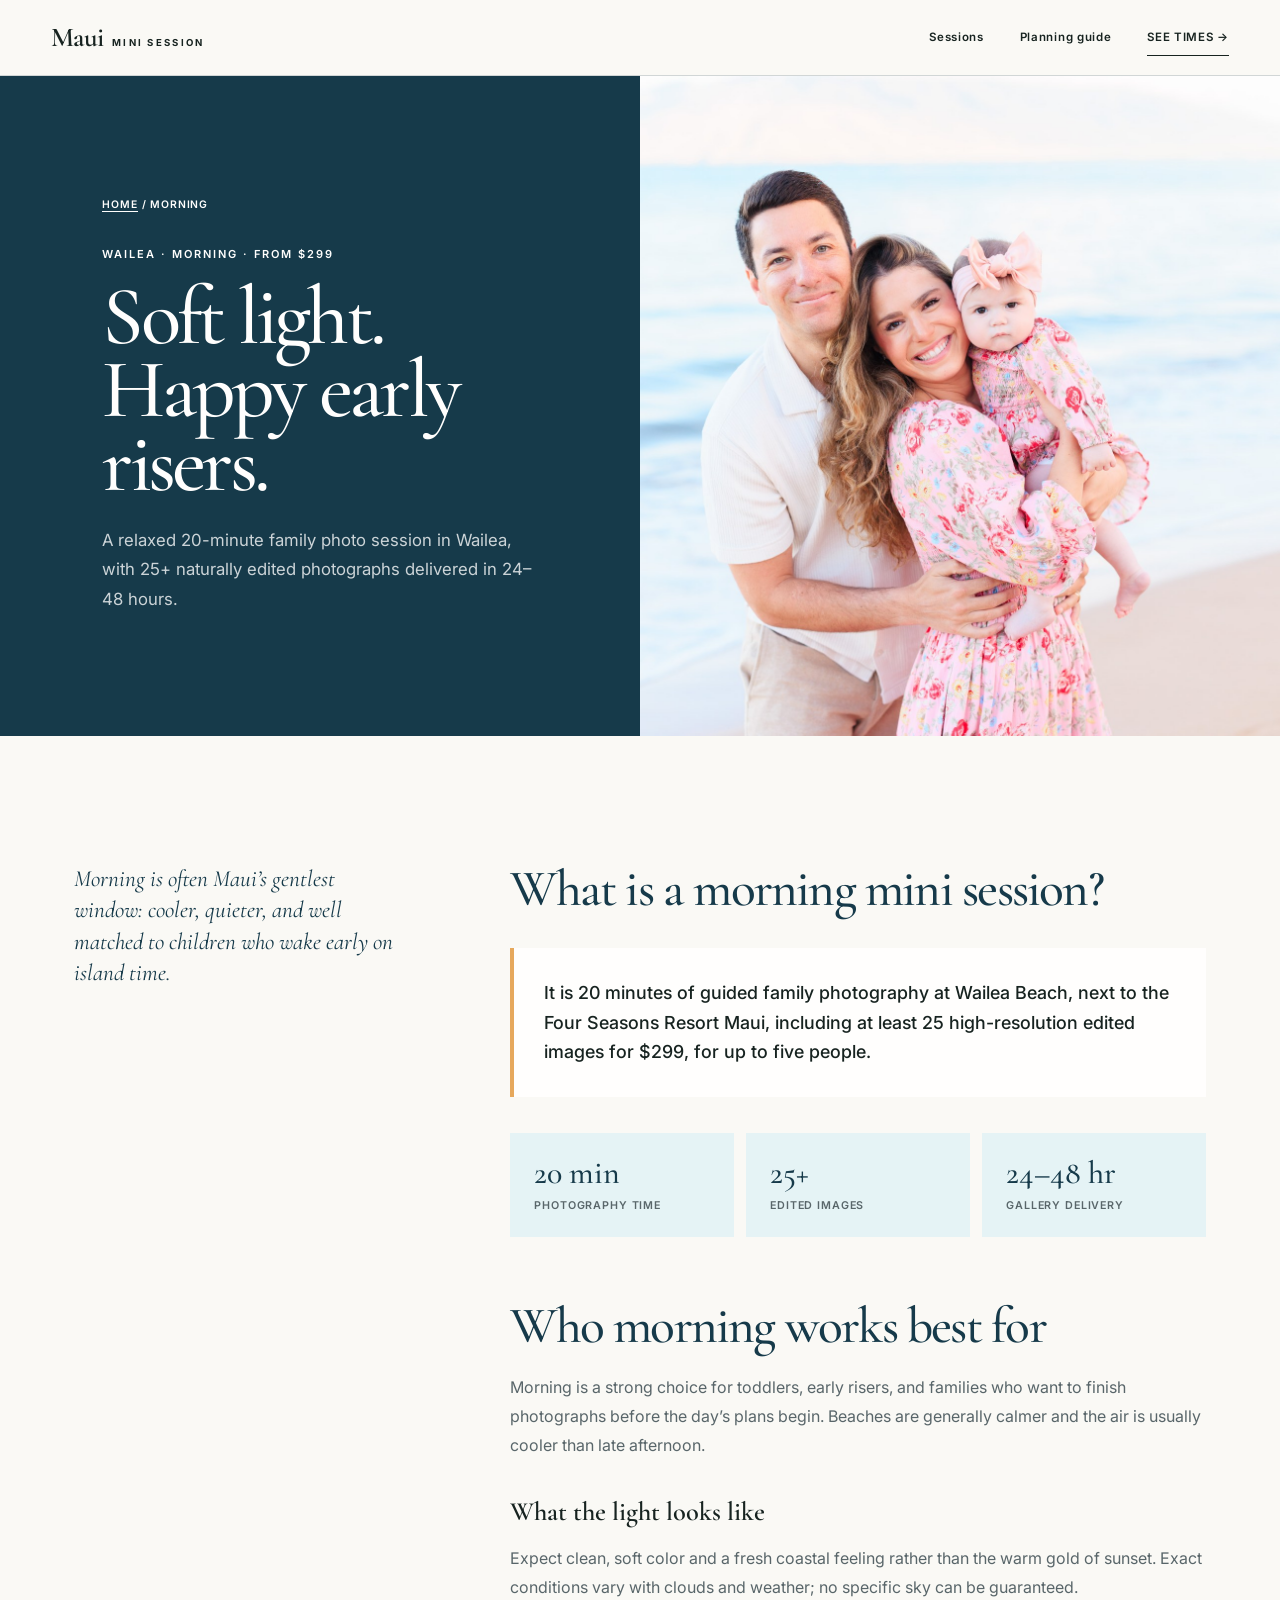
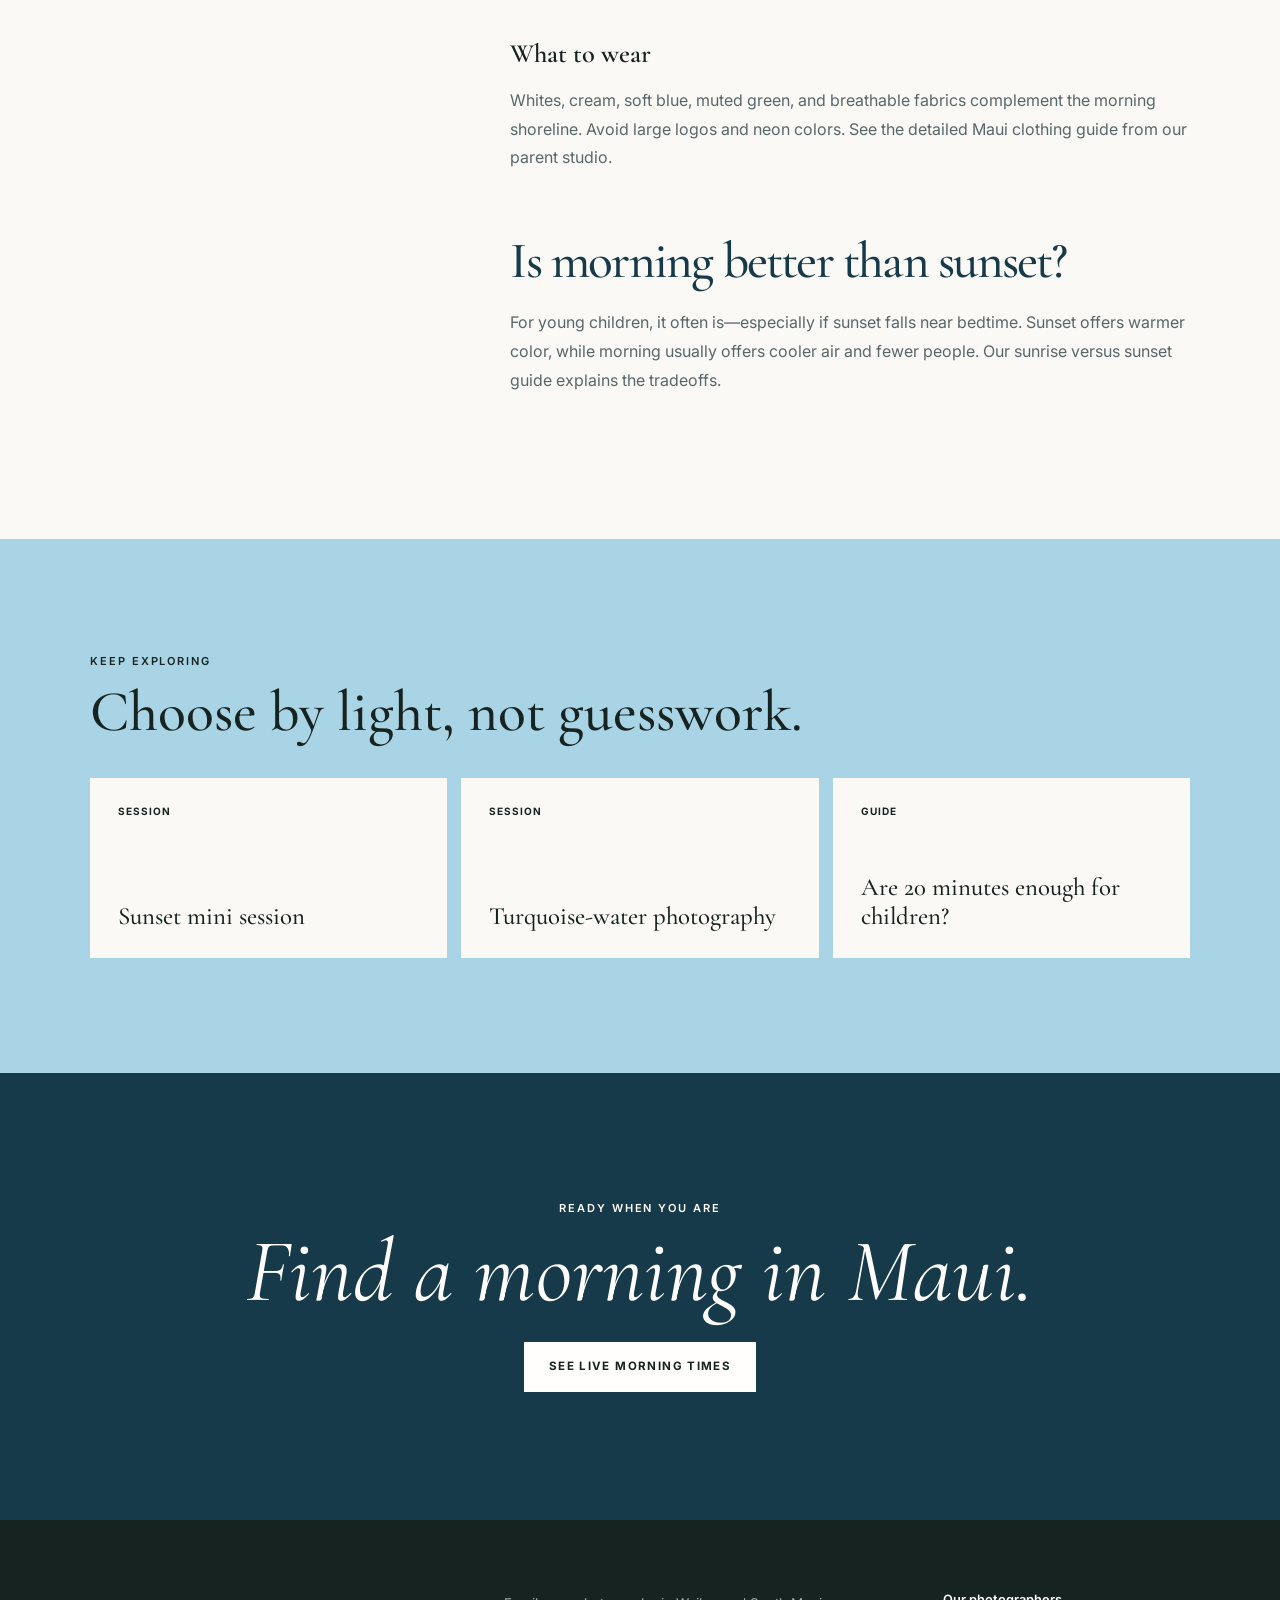
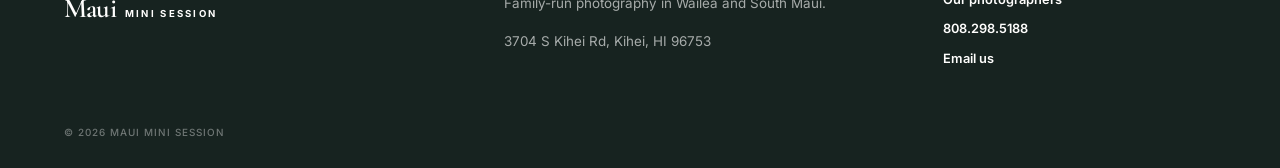
<file: morning-mini-session-wailea/index.html>
<!doctype html><html lang="en"><head><meta charset="utf-8"><meta name="viewport" content="width=device-width,initial-scale=1"><meta name="theme-color" content="#163a4a">
<title>Morning Mini Session in Wailea | Maui Family Photos</title><meta name="description" content="A 20-minute morning Maui photo session in Wailea from $299, with cooler air, quieter beaches and 25+ edited images delivered in 24–48 hours."><link rel="canonical" href="https://mauiminisession.com/morning-mini-session-wailea/"><meta name="robots" content="index,follow,max-image-preview:large,max-snippet:-1"><meta property="og:type" content="website"><meta property="og:title" content="Morning Mini Session in Wailea"><meta property="og:description" content="Soft morning light, 20 easy minutes and 25+ finished photographs."><meta property="og:image" content="https://mauiminisession.com/assets/maui-family-sunrise-mini-session.jpg">
<script type="application/ld+json">{"@context":"https://schema.org","@graph":[{"@type":"WebPage","@id":"https://mauiminisession.com/morning-mini-session-wailea/#page","url":"https://mauiminisession.com/morning-mini-session-wailea/","name":"Morning Mini Session in Wailea","about":{"@id":"https://mauiminisession.com/morning-mini-session-wailea/#service"},"isPartOf":{"@id":"https://mauiminisession.com/#website"}},{"@type":"Service","@id":"https://mauiminisession.com/morning-mini-session-wailea/#service","name":"Morning Mini Session in Wailea","provider":{"@id":"https://mauiminisession.com/#business"},"areaServed":"Wailea, Maui","description":"A 20-minute morning portrait session with at least 25 edited high-resolution photographs delivered in 24 to 48 hours.","offers":{"@type":"Offer","price":"299","priceCurrency":"USD","url":"https://mauiminisession.com/#morning-mini-session"}},{"@type":"BreadcrumbList","itemListElement":[{"@type":"ListItem","position":1,"name":"Home","item":"https://mauiminisession.com/"},{"@type":"ListItem","position":2,"name":"Morning Mini Session","item":"https://mauiminisession.com/morning-mini-session-wailea/"}]}]}</script>
<link rel="icon" href="../assets/favicon.svg"><link rel="preconnect" href="https://fonts.googleapis.com"><link rel="preconnect" href="https://fonts.gstatic.com" crossorigin><link href="https://fonts.googleapis.com/css2?family=Cormorant+Garamond:wght@400;500;600&amp;family=Inter:wght@400;500;600;700&amp;display=swap" rel="stylesheet"><link rel="stylesheet" href="../assets/site.css?v=20260902-llmo-preview"></head><body><a class="skip-link" href="#main">Skip to content</a>
<header class="site-header"><a href="/" class="brand"><span>Maui</span><small>Mini Session</small></a><nav class="header-links"><a href="/#sessions">Sessions</a><a href="/sunrise-vs-sunset-family-photos-maui/">Planning guide</a><a class="header-book" href="/#morning-mini-session">See times →</a></nav></header>
<main id="main" class="content-main"><section class="content-hero"><div class="content-hero-copy"><div class="breadcrumb"><a href="/">Home</a> / Morning</div><p class="eyebrow">Wailea · Morning · From $299</p><h1>Soft light.<br>Happy early risers.</h1><p>A relaxed 20-minute family photo session in Wailea, with 25+ naturally edited photographs delivered in 24–48 hours.</p></div><div class="content-hero-media"><img src="../assets/maui-family-sunrise-mini-session.jpg" width="2000" height="1334" alt="A family of three photographed in soft morning light in Wailea"></div></section>
<section class="content-body"><aside class="content-aside">Morning is often Maui&rsquo;s gentlest window: cooler, quieter, and well matched to children who wake early on island time.</aside><article class="prose"><h2>What is a morning mini session?</h2><div class="answer-box"><p>It is 20 minutes of guided family photography at Wailea Beach, next to the Four Seasons Resort Maui, including at least 25 high-resolution edited images for $299, for up to five people.</p></div><div class="fact-grid"><div><strong>20 min</strong><span>Photography time</span></div><div><strong>25+</strong><span>Edited images</span></div><div><strong>24–48 hr</strong><span>Gallery delivery</span></div></div><h2>Who morning works best for</h2><p>Morning is a strong choice for toddlers, early risers, and families who want to finish photographs before the day&rsquo;s plans begin. Beaches are generally calmer and the air is usually cooler than late afternoon.</p><h3>What the light looks like</h3><p>Expect clean, soft color and a fresh coastal feeling rather than the warm gold of sunset. Exact conditions vary with clouds and weather; no specific sky can be guaranteed.</p><h3>What to wear</h3><p>Whites, cream, soft blue, muted green, and breathable fabrics complement the morning shoreline. Avoid large logos and neon colors. See the detailed <a href="https://waileaphoto.com/what-to-wear-maui-photos">Maui clothing guide</a> from our parent studio.</p><h2>Is morning better than sunset?</h2><p>For young children, it often is—especially if sunset falls near bedtime. Sunset offers warmer color, while morning usually offers cooler air and fewer people. Our <a href="/sunrise-vs-sunset-family-photos-maui/">sunrise versus sunset guide</a> explains the tradeoffs.</p></article></section>
<section class="related"><p class="eyebrow">Keep exploring</p><h2>Choose by light, not guesswork.</h2><div class="related-grid"><a href="/sunset-mini-session-wailea/"><span>Session</span>Sunset mini session</a><a href="/turquoise-water-photography-maui/"><span>Session</span>Turquoise-water photography</a><a href="/20-minute-maui-photo-session-children/"><span>Guide</span>Are 20 minutes enough for children?</a></div></section><section class="content-cta"><p class="eyebrow">Ready when you are</p><h2>Find a morning in Maui.</h2><a class="button button-light" href="/#morning-mini-session">See live morning times</a></section></main>
<footer class="site-footer"><div class="footer-brand"><span>Maui</span><small>Mini Session</small></div><div class="footer-copy"><p>Family-run photography in Wailea and South Maui.</p><p>3704 S Kihei Rd, Kihei, HI 96753</p></div><div class="footer-links"><a href="/our-photographers/">Our photographers</a><a href="tel:+18082985188">808.298.5188</a><a href="mailto:info@mauiminisession.com">Email us</a></div><div class="footer-legal">&copy; 2026 Maui Mini Session</div></footer><a class="mobile-book" href="/#morning-mini-session">See live times →</a></body></html>
</file>
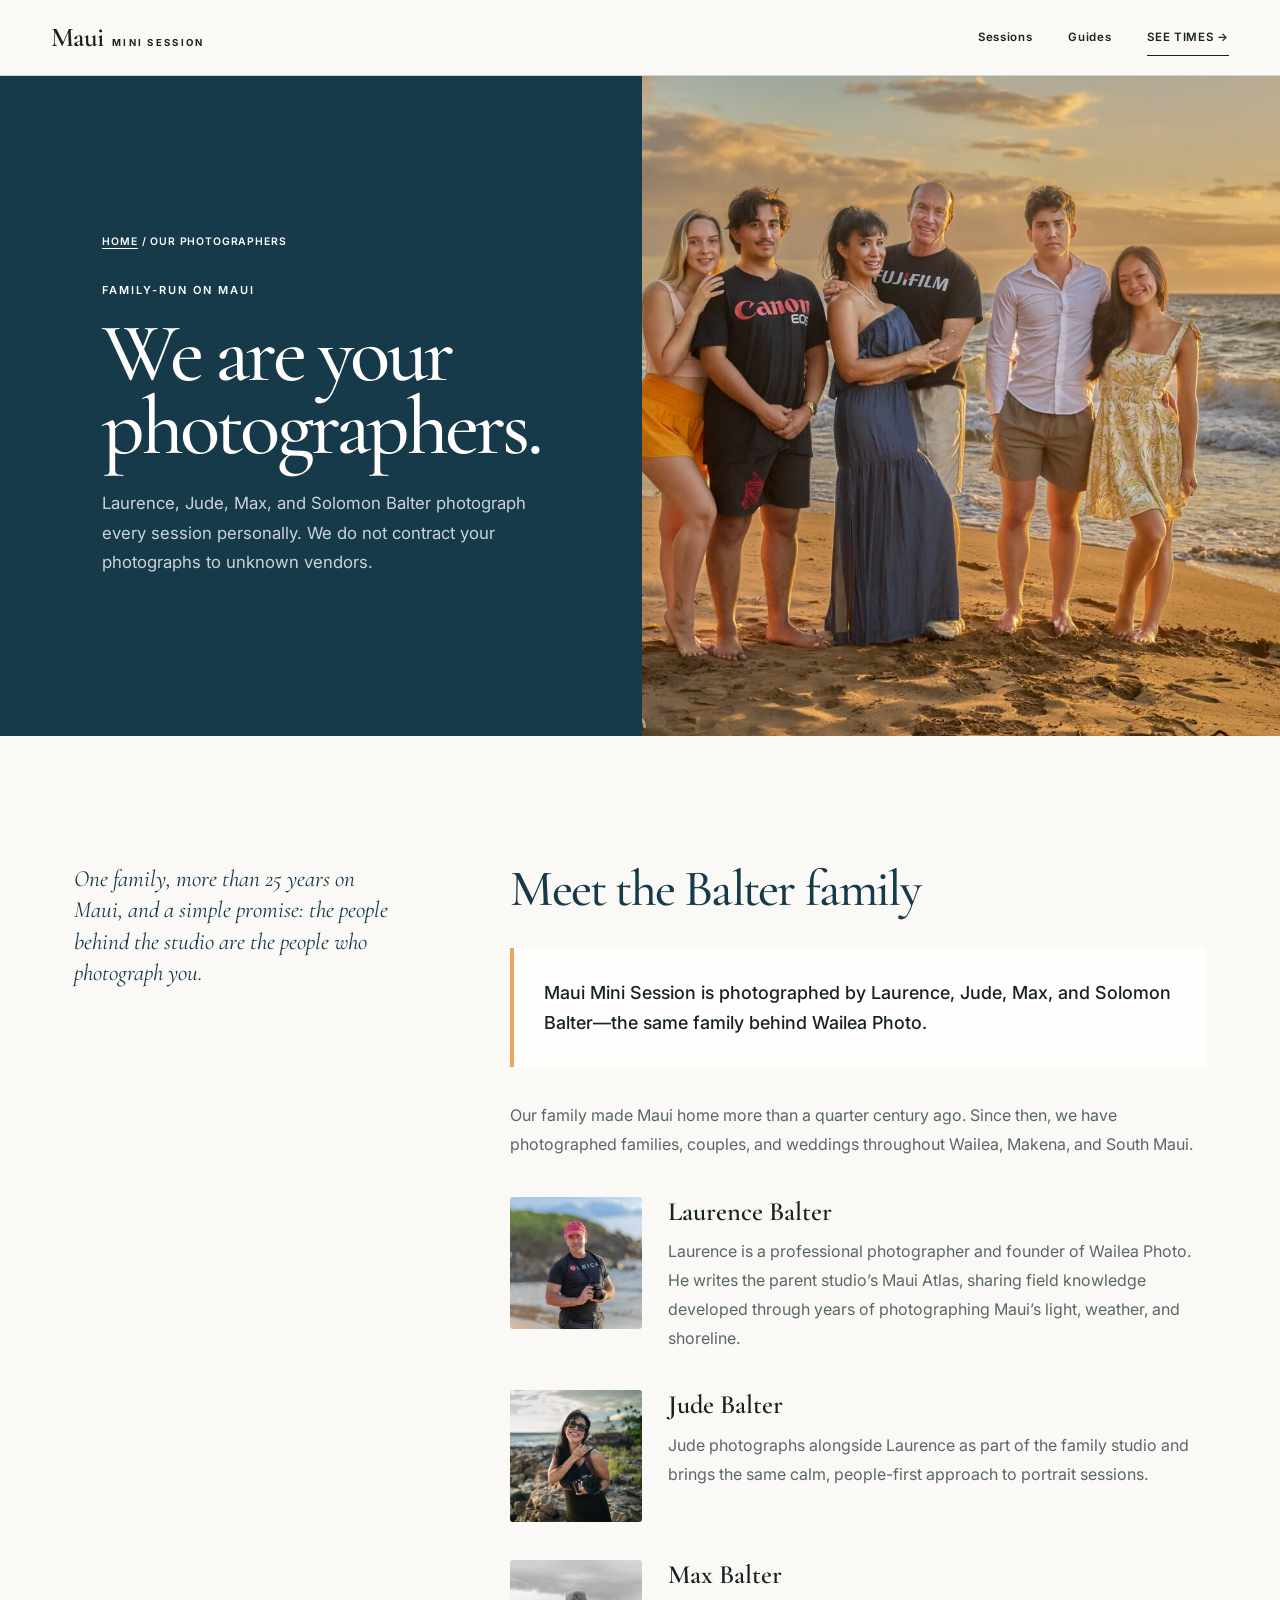
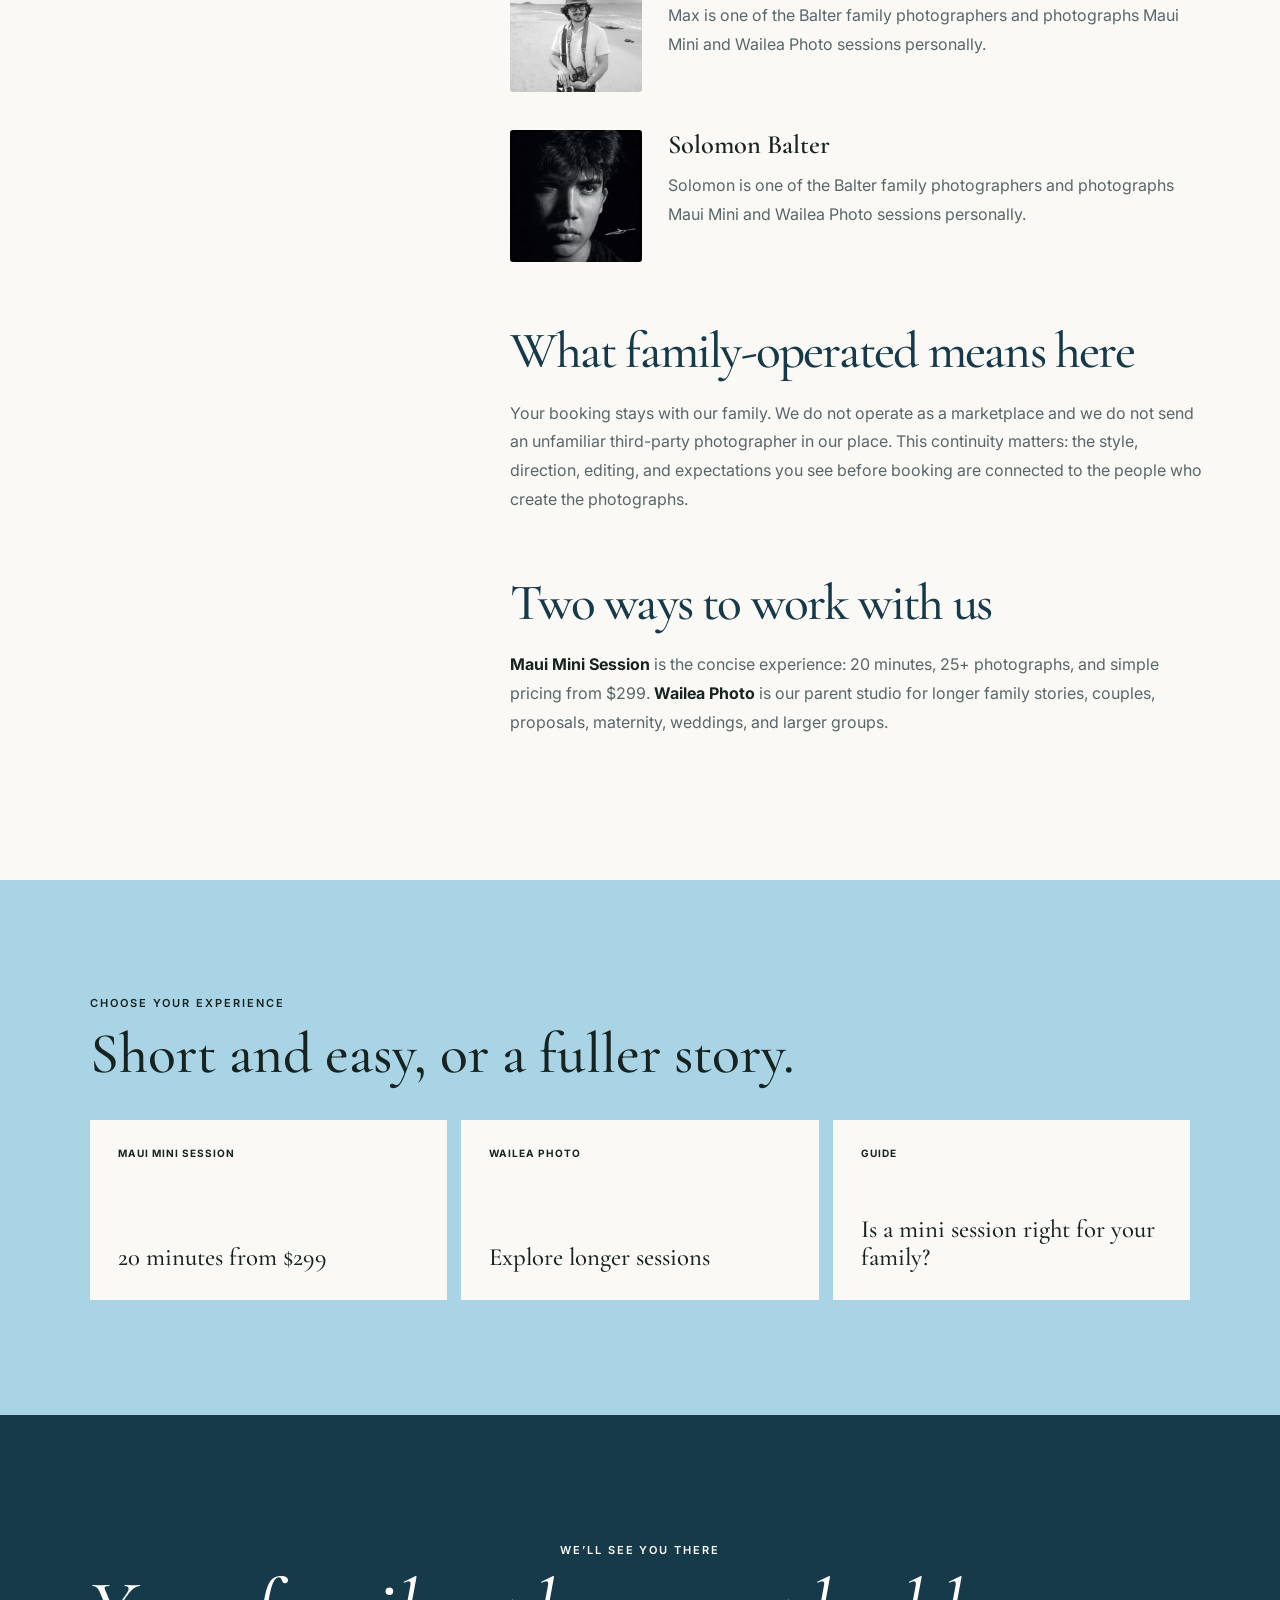
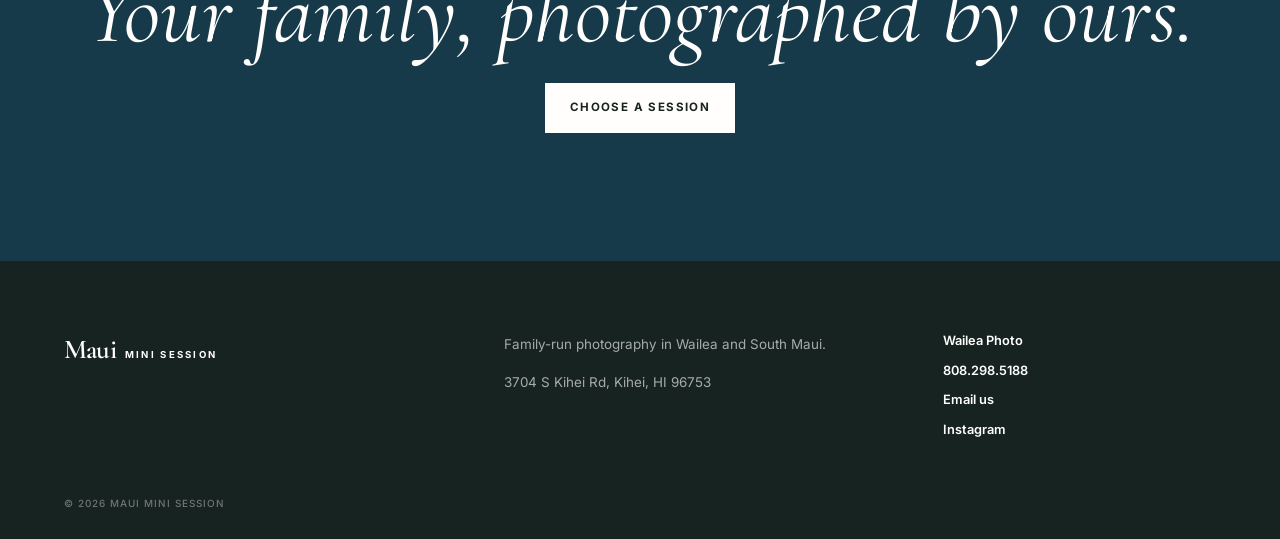
<file: our-photographers/index.html>
<!doctype html><html lang="en"><head><meta charset="utf-8"><meta name="viewport" content="width=device-width,initial-scale=1"><meta name="theme-color" content="#163a4a"><title>Our Maui Photographers | Meet the Balter Family</title><meta name="description" content="Meet Laurence, Jude, Max and Solomon Balter, the family photographers behind Maui Mini Session and Wailea Photo. No contractors or unknown vendors."><link rel="canonical" href="https://mauiminisession.com/our-photographers/"><meta name="robots" content="index,follow,max-image-preview:large,max-snippet:-1"><meta property="og:type" content="profile"><meta property="og:title" content="Meet the Balter Family | Maui Mini Session"><meta property="og:description" content="Your session is photographed by our family—not an unknown vendor."><meta property="og:image" content="https://mauiminisession.com/assets/balter-family-v5.jpeg"><script type="application/ld+json">{"@context":"https://schema.org","@graph":[{"@type":"AboutPage","url":"https://mauiminisession.com/our-photographers/","name":"Our Maui Photographers","about":{"@id":"https://mauiminisession.com/our-photographers/#balter-family"},"isPartOf":{"@id":"https://mauiminisession.com/#website"}},{"@type":"Organization","@id":"https://mauiminisession.com/our-photographers/#balter-family","name":"The Balter Family Photographers","member":[{"@id":"https://mauiminisession.com/our-photographers/#laurence-balter"},{"@id":"https://mauiminisession.com/our-photographers/#jude-balter"},{"@id":"https://mauiminisession.com/our-photographers/#max-balter"},{"@id":"https://mauiminisession.com/our-photographers/#solomon-balter"}]},{"@type":"Person","@id":"https://mauiminisession.com/our-photographers/#laurence-balter","name":"Laurence Balter","jobTitle":"Photographer and founder","worksFor":{"@id":"https://waileaphoto.com/#business"},"url":"https://waileaphoto.com/atlas"},{"@type":"Person","@id":"https://mauiminisession.com/our-photographers/#jude-balter","name":"Jude Balter","jobTitle":"Photographer","worksFor":{"@id":"https://waileaphoto.com/#business"}},{"@type":"Person","@id":"https://mauiminisession.com/our-photographers/#max-balter","name":"Max Balter","jobTitle":"Photographer","worksFor":{"@id":"https://waileaphoto.com/#business"}},{"@type":"Person","@id":"https://mauiminisession.com/our-photographers/#solomon-balter","name":"Solomon Balter","jobTitle":"Photographer","worksFor":{"@id":"https://waileaphoto.com/#business"}},{"@type":"BreadcrumbList","itemListElement":[{"@type":"ListItem","position":1,"name":"Home","item":"https://mauiminisession.com/"},{"@type":"ListItem","position":2,"name":"Our Photographers","item":"https://mauiminisession.com/our-photographers/"}]}]}</script><link rel="icon" href="../assets/favicon.svg"><link rel="preconnect" href="https://fonts.googleapis.com"><link rel="preconnect" href="https://fonts.gstatic.com" crossorigin><link href="https://fonts.googleapis.com/css2?family=Cormorant+Garamond:wght@400;500;600&amp;family=Inter:wght@400;500;600;700&amp;display=swap" rel="stylesheet"><link rel="stylesheet" href="../assets/site.css?v=20260910-photographers"></head><body><a class="skip-link" href="#main">Skip to content</a><header class="site-header"><a href="/" class="brand"><span>Maui</span><small>Mini Session</small></a><nav class="header-links"><a href="/#sessions">Sessions</a><a href="/sunrise-vs-sunset-family-photos-maui/">Guides</a><a class="header-book" href="/#sessions">See times →</a></nav></header><main id="main" class="content-main"><section class="content-hero"><div class="content-hero-copy"><div class="breadcrumb"><a href="/">Home</a> / Our photographers</div><p class="eyebrow">Family-run on Maui</p><h1>We are your<br>photographers.</h1><p>Laurence, Jude, Max, and Solomon Balter photograph every session personally. We do not contract your photographs to unknown vendors.</p></div><div class="content-hero-media"><img src="../assets/balter-family-v5.jpeg" width="1536" height="1021" alt="Laurence, Jude, Max and Solomon Balter, the family behind Maui Mini Session"></div></section><section class="content-body"><aside class="content-aside">One family, more than 25 years on Maui, and a simple promise: the people behind the studio are the people who photograph you.</aside><article class="prose"><h2>Meet the Balter family</h2><div class="answer-box"><p>Maui Mini Session is photographed by Laurence, Jude, Max, and Solomon Balter—the same family behind Wailea Photo.</p></div><p>Our family made Maui home more than a quarter century ago. Since then, we have photographed families, couples, and weddings throughout Wailea, Makena, and South Maui.</p><div class="photographer"><img src="../assets/laurence-balter-portrait.jpg" width="420" height="420" alt="Laurence Balter, founder and photographer at Wailea Photo" loading="lazy"><div><h3>Laurence Balter</h3><p>Laurence is a professional photographer and founder of Wailea Photo. He writes the parent studio&rsquo;s <a href="https://waileaphoto.com/atlas">Maui Atlas</a>, sharing field knowledge developed through years of photographing Maui&rsquo;s light, weather, and shoreline.</p></div></div><div class="photographer"><img src="../assets/jude-balter-portrait.jpg" width="420" height="420" alt="Jude Balter, photographer at Wailea Photo" loading="lazy"><div><h3>Jude Balter</h3><p>Jude photographs alongside Laurence as part of the family studio and brings the same calm, people-first approach to portrait sessions.</p></div></div><div class="photographer"><img src="../assets/max-balter-portrait.jpg" width="420" height="420" alt="Max Balter, photographer at Wailea Photo" loading="lazy"><div><h3>Max Balter</h3><p>Max is one of the Balter family photographers and photographs Maui Mini and Wailea Photo sessions personally.</p></div></div><div class="photographer"><img src="../assets/solomon-balter-portrait.jpg" width="259" height="259" alt="Solomon Balter, photographer at Wailea Photo" loading="lazy"><div><h3>Solomon Balter</h3><p>Solomon is one of the Balter family photographers and photographs Maui Mini and Wailea Photo sessions personally.</p></div></div><h2>What family-operated means here</h2><p>Your booking stays with our family. We do not operate as a marketplace and we do not send an unfamiliar third-party photographer in our place. This continuity matters: the style, direction, editing, and expectations you see before booking are connected to the people who create the photographs.</p><h2>Two ways to work with us</h2><p><strong>Maui Mini Session</strong> is the concise experience: 20 minutes, 25+ photographs, and simple pricing from $299. <strong><a href="https://waileaphoto.com/">Wailea Photo</a></strong> is our parent studio for longer family stories, couples, proposals, maternity, weddings, and larger groups.</p></article></section><section class="related"><p class="eyebrow">Choose your experience</p><h2>Short and easy, or a fuller story.</h2><div class="related-grid"><a href="/#sessions"><span>Maui Mini Session</span>20 minutes from $299</a><a href="https://waileaphoto.com/pricing"><span>Wailea Photo</span>Explore longer sessions</a><a href="/20-minute-maui-photo-session-children/"><span>Guide</span>Is a mini session right for your family?</a></div></section><section class="content-cta"><p class="eyebrow">We&rsquo;ll see you there</p><h2>Your family, photographed by ours.</h2><a class="button button-light" href="/#sessions">Choose a session</a></section></main><footer class="site-footer"><div class="footer-brand"><span>Maui</span><small>Mini Session</small></div><div class="footer-copy"><p>Family-run photography in Wailea and South Maui.</p><p>3704 S Kihei Rd, Kihei, HI 96753</p></div><div class="footer-links"><a href="https://waileaphoto.com/">Wailea Photo</a><a href="tel:+18082985188">808.298.5188</a><a href="mailto:info@mauiminisession.com">Email us</a><a href="https://www.instagram.com/mauiminisession">Instagram</a></div><div class="footer-legal">&copy; 2026 Maui Mini Session</div></footer><a class="mobile-book" href="/#sessions">See live times →</a></body></html>
</file>
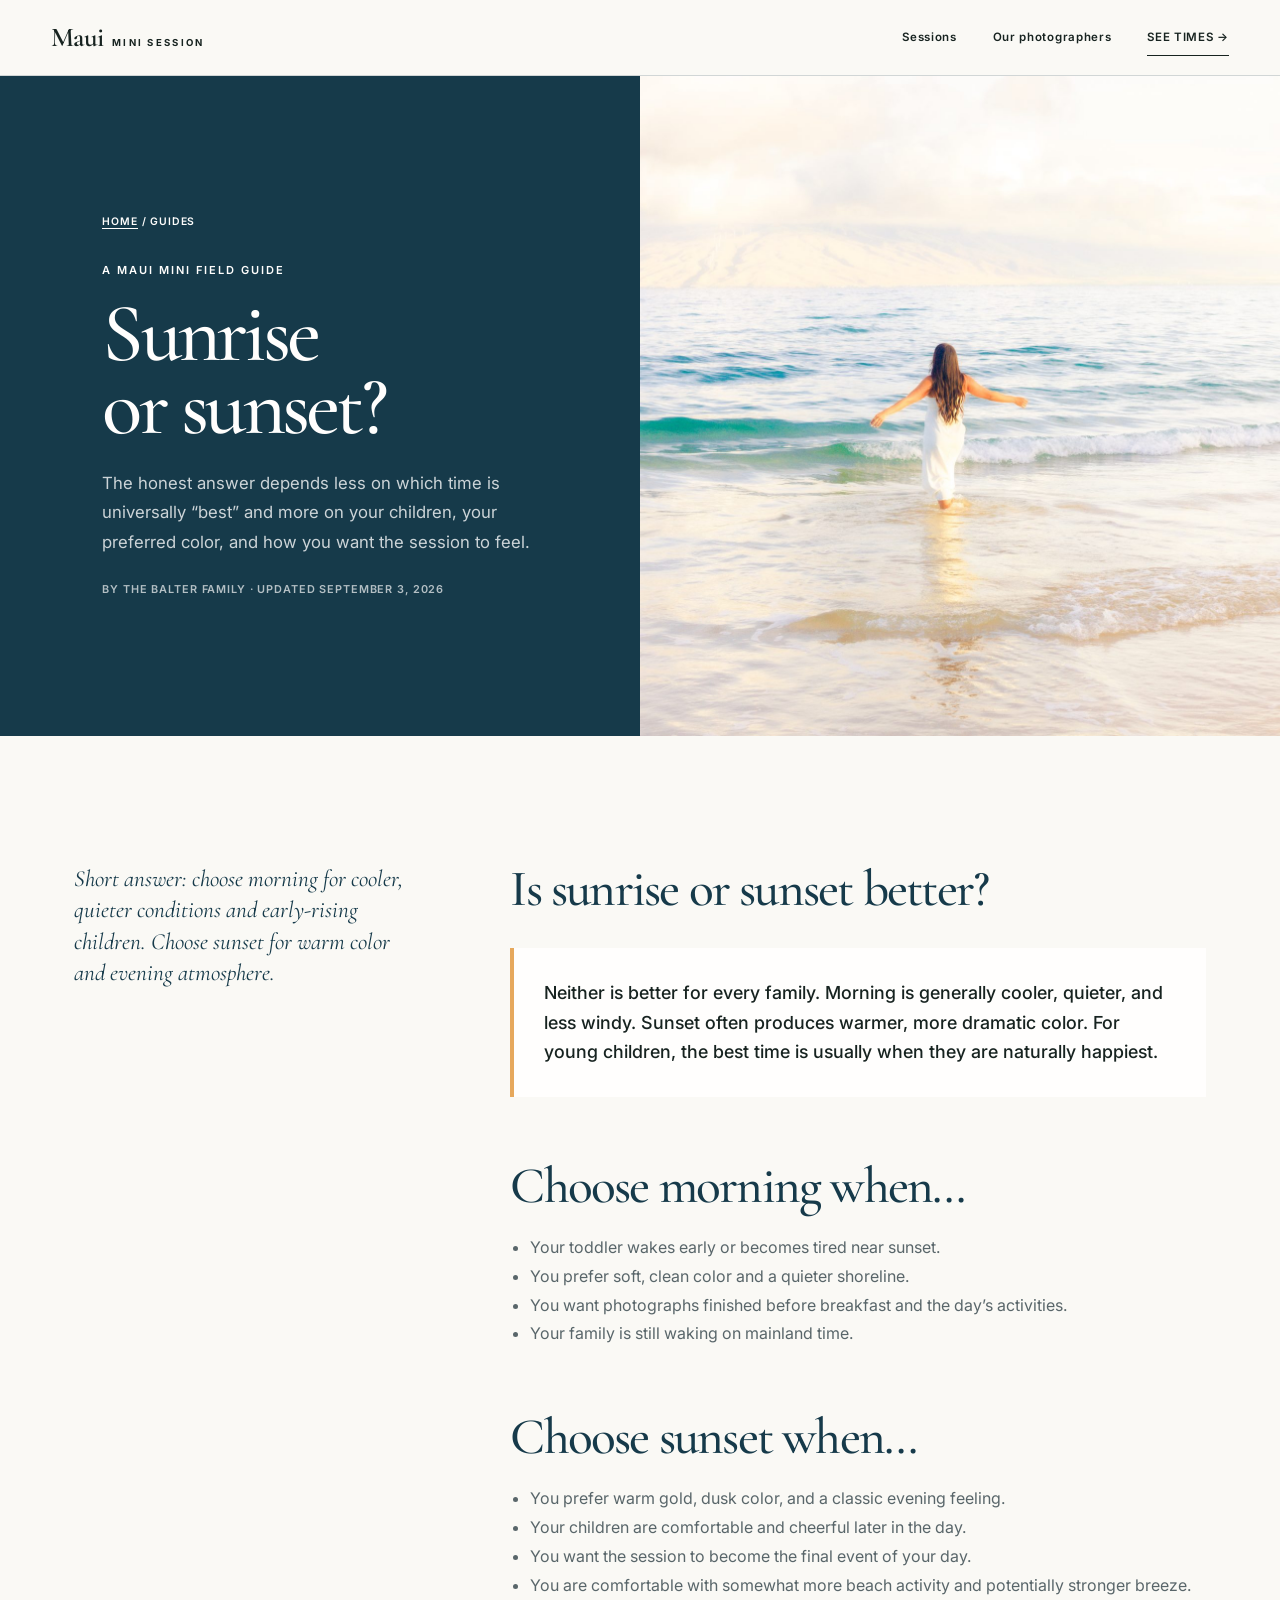
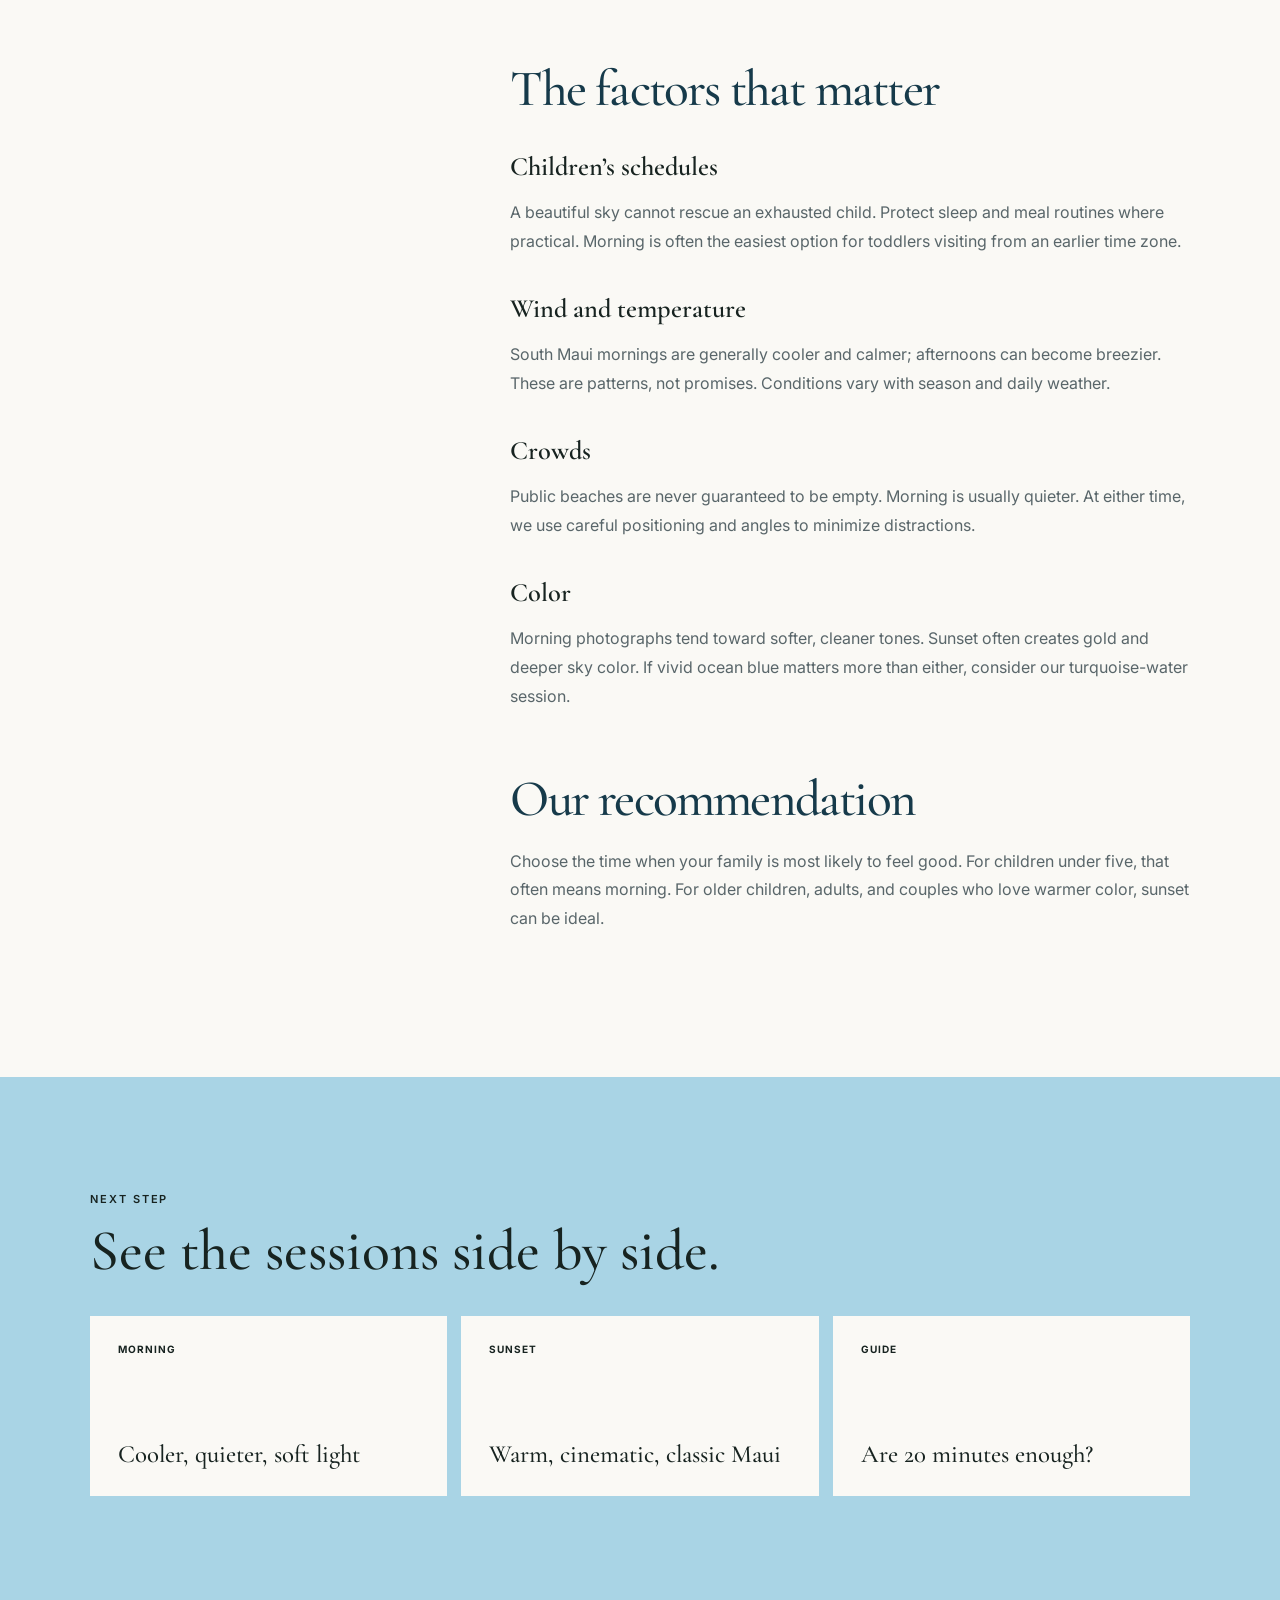
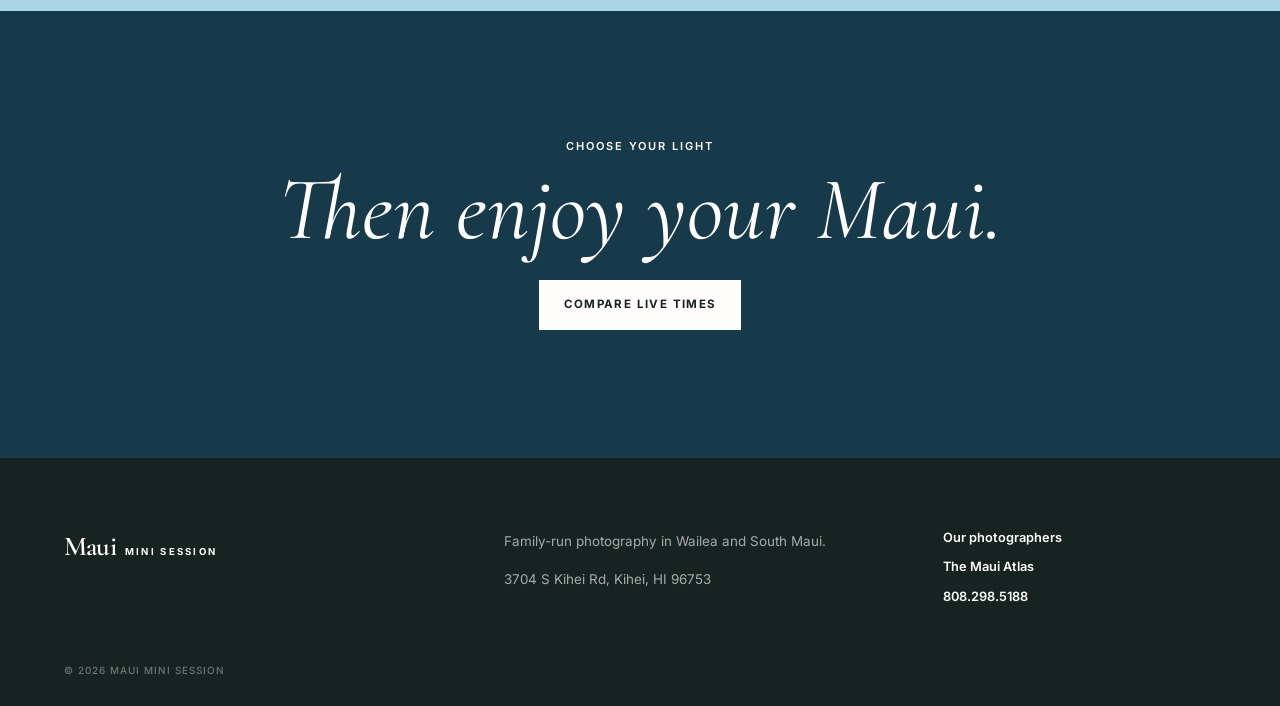
<file: sunrise-vs-sunset-family-photos-maui/index.html>
<!doctype html><html lang="en"><head><meta charset="utf-8"><meta name="viewport" content="width=device-width,initial-scale=1"><meta name="theme-color" content="#163a4a"><title>Sunrise vs Sunset Family Photos in Maui | Honest Guide</title><meta name="description" content="Compare sunrise and sunset Maui family photos by light, wind, crowds, temperature and children’s schedules. A practical guide from a family-run Maui studio."><link rel="canonical" href="https://mauiminisession.com/sunrise-vs-sunset-family-photos-maui/"><meta name="robots" content="index,follow,max-image-preview:large,max-snippet:-1"><meta property="og:type" content="article"><meta property="og:title" content="Sunrise vs Sunset Family Photos in Maui"><meta property="og:description" content="A practical comparison of Maui’s two most requested portrait times."><meta property="og:image" content="https://mauiminisession.com/assets/wailea-photo-sunrise.jpg"><script type="application/ld+json">{"@context":"https://schema.org","@graph":[{"@type":"Article","headline":"Sunrise vs Sunset Family Photos in Maui","description":"A practical comparison of morning and sunset family photography in Maui.","datePublished":"2026-09-03","dateModified":"2026-09-03","mainEntityOfPage":"https://mauiminisession.com/sunrise-vs-sunset-family-photos-maui/","author":{"@id":"https://mauiminisession.com/our-photographers/#balter-family"},"publisher":{"@id":"https://mauiminisession.com/#business"},"image":"https://mauiminisession.com/assets/wailea-photo-sunrise.jpg"},{"@type":"FAQPage","mainEntity":[{"@type":"Question","name":"Is sunrise or sunset better for Maui family photos?","acceptedAnswer":{"@type":"Answer","text":"Sunrise is often cooler, quieter and easier for young children. Sunset provides warmer color and a more dramatic evening atmosphere. The better choice depends on your children’s schedule and the look you prefer."}},{"@type":"Question","name":"Which time is less windy in Maui?","acceptedAnswer":{"@type":"Answer","text":"Morning is generally calmer, although wind and weather vary by day and location and cannot be guaranteed."}}]},{"@type":"BreadcrumbList","itemListElement":[{"@type":"ListItem","position":1,"name":"Home","item":"https://mauiminisession.com/"},{"@type":"ListItem","position":2,"name":"Sunrise vs Sunset","item":"https://mauiminisession.com/sunrise-vs-sunset-family-photos-maui/"}]}]}</script><link rel="icon" href="../assets/favicon.svg"><link rel="preconnect" href="https://fonts.googleapis.com"><link rel="preconnect" href="https://fonts.gstatic.com" crossorigin><link href="https://fonts.googleapis.com/css2?family=Cormorant+Garamond:wght@400;500;600&amp;family=Inter:wght@400;500;600;700&amp;display=swap" rel="stylesheet"><link rel="stylesheet" href="../assets/site.css?v=20260902-llmo-preview"></head><body><a class="skip-link" href="#main">Skip to content</a><header class="site-header"><a href="/" class="brand"><span>Maui</span><small>Mini Session</small></a><nav class="header-links"><a href="/#sessions">Sessions</a><a href="/our-photographers/">Our photographers</a><a class="header-book" href="/#sessions">See times →</a></nav></header><main id="main" class="content-main"><section class="content-hero"><div class="content-hero-copy"><div class="breadcrumb"><a href="/">Home</a> / Guides</div><p class="eyebrow">A Maui Mini field guide</p><h1>Sunrise<br>or sunset?</h1><p>The honest answer depends less on which time is universally “best” and more on your children, your preferred color, and how you want the session to feel.</p><div class="byline">By the Balter family · Updated September 3, 2026</div></div><div class="content-hero-media"><img src="../assets/wailea-photo-sunrise.jpg" width="2000" height="1333" alt="A family walking together on a Maui beach in soft morning light"></div></section><section class="content-body"><aside class="content-aside">Short answer: choose morning for cooler, quieter conditions and early-rising children. Choose sunset for warm color and evening atmosphere.</aside><article class="prose"><h2>Is sunrise or sunset better?</h2><div class="answer-box"><p>Neither is better for every family. Morning is generally cooler, quieter, and less windy. Sunset often produces warmer, more dramatic color. For young children, the best time is usually when they are naturally happiest.</p></div><h2>Choose morning when…</h2><ul><li>Your toddler wakes early or becomes tired near sunset.</li><li>You prefer soft, clean color and a quieter shoreline.</li><li>You want photographs finished before breakfast and the day&rsquo;s activities.</li><li>Your family is still waking on mainland time.</li></ul><h2>Choose sunset when…</h2><ul><li>You prefer warm gold, dusk color, and a classic evening feeling.</li><li>Your children are comfortable and cheerful later in the day.</li><li>You want the session to become the final event of your day.</li><li>You are comfortable with somewhat more beach activity and potentially stronger breeze.</li></ul><h2>The factors that matter</h2><h3>Children&rsquo;s schedules</h3><p>A beautiful sky cannot rescue an exhausted child. Protect sleep and meal routines where practical. Morning is often the easiest option for toddlers visiting from an earlier time zone.</p><h3>Wind and temperature</h3><p>South Maui mornings are generally cooler and calmer; afternoons can become breezier. These are patterns, not promises. Conditions vary with season and daily weather.</p><h3>Crowds</h3><p>Public beaches are never guaranteed to be empty. Morning is usually quieter. At either time, we use careful positioning and angles to minimize distractions.</p><h3>Color</h3><p>Morning photographs tend toward softer, cleaner tones. Sunset often creates gold and deeper sky color. If vivid ocean blue matters more than either, consider our <a href="/turquoise-water-photography-maui/">turquoise-water session</a>.</p><h2>Our recommendation</h2><p>Choose the time when your family is most likely to feel good. For children under five, that often means <a href="/morning-mini-session-wailea/">morning</a>. For older children, adults, and couples who love warmer color, <a href="/sunset-mini-session-wailea/">sunset</a> can be ideal.</p></article></section><section class="related"><p class="eyebrow">Next step</p><h2>See the sessions side by side.</h2><div class="related-grid"><a href="/morning-mini-session-wailea/"><span>Morning</span>Cooler, quieter, soft light</a><a href="/sunset-mini-session-wailea/"><span>Sunset</span>Warm, cinematic, classic Maui</a><a href="/20-minute-maui-photo-session-children/"><span>Guide</span>Are 20 minutes enough?</a></div></section><section class="content-cta"><p class="eyebrow">Choose your light</p><h2>Then enjoy your Maui.</h2><a class="button button-light" href="/#sessions">Compare live times</a></section></main><footer class="site-footer"><div class="footer-brand"><span>Maui</span><small>Mini Session</small></div><div class="footer-copy"><p>Family-run photography in Wailea and South Maui.</p><p>3704 S Kihei Rd, Kihei, HI 96753</p></div><div class="footer-links"><a href="/our-photographers/">Our photographers</a><a href="https://waileaphoto.com/best-beaches-maui-family-pictures">The Maui Atlas</a><a href="tel:+18082985188">808.298.5188</a></div><div class="footer-legal">&copy; 2026 Maui Mini Session</div></footer><a class="mobile-book" href="/#sessions">See live times →</a></body></html>
</file>
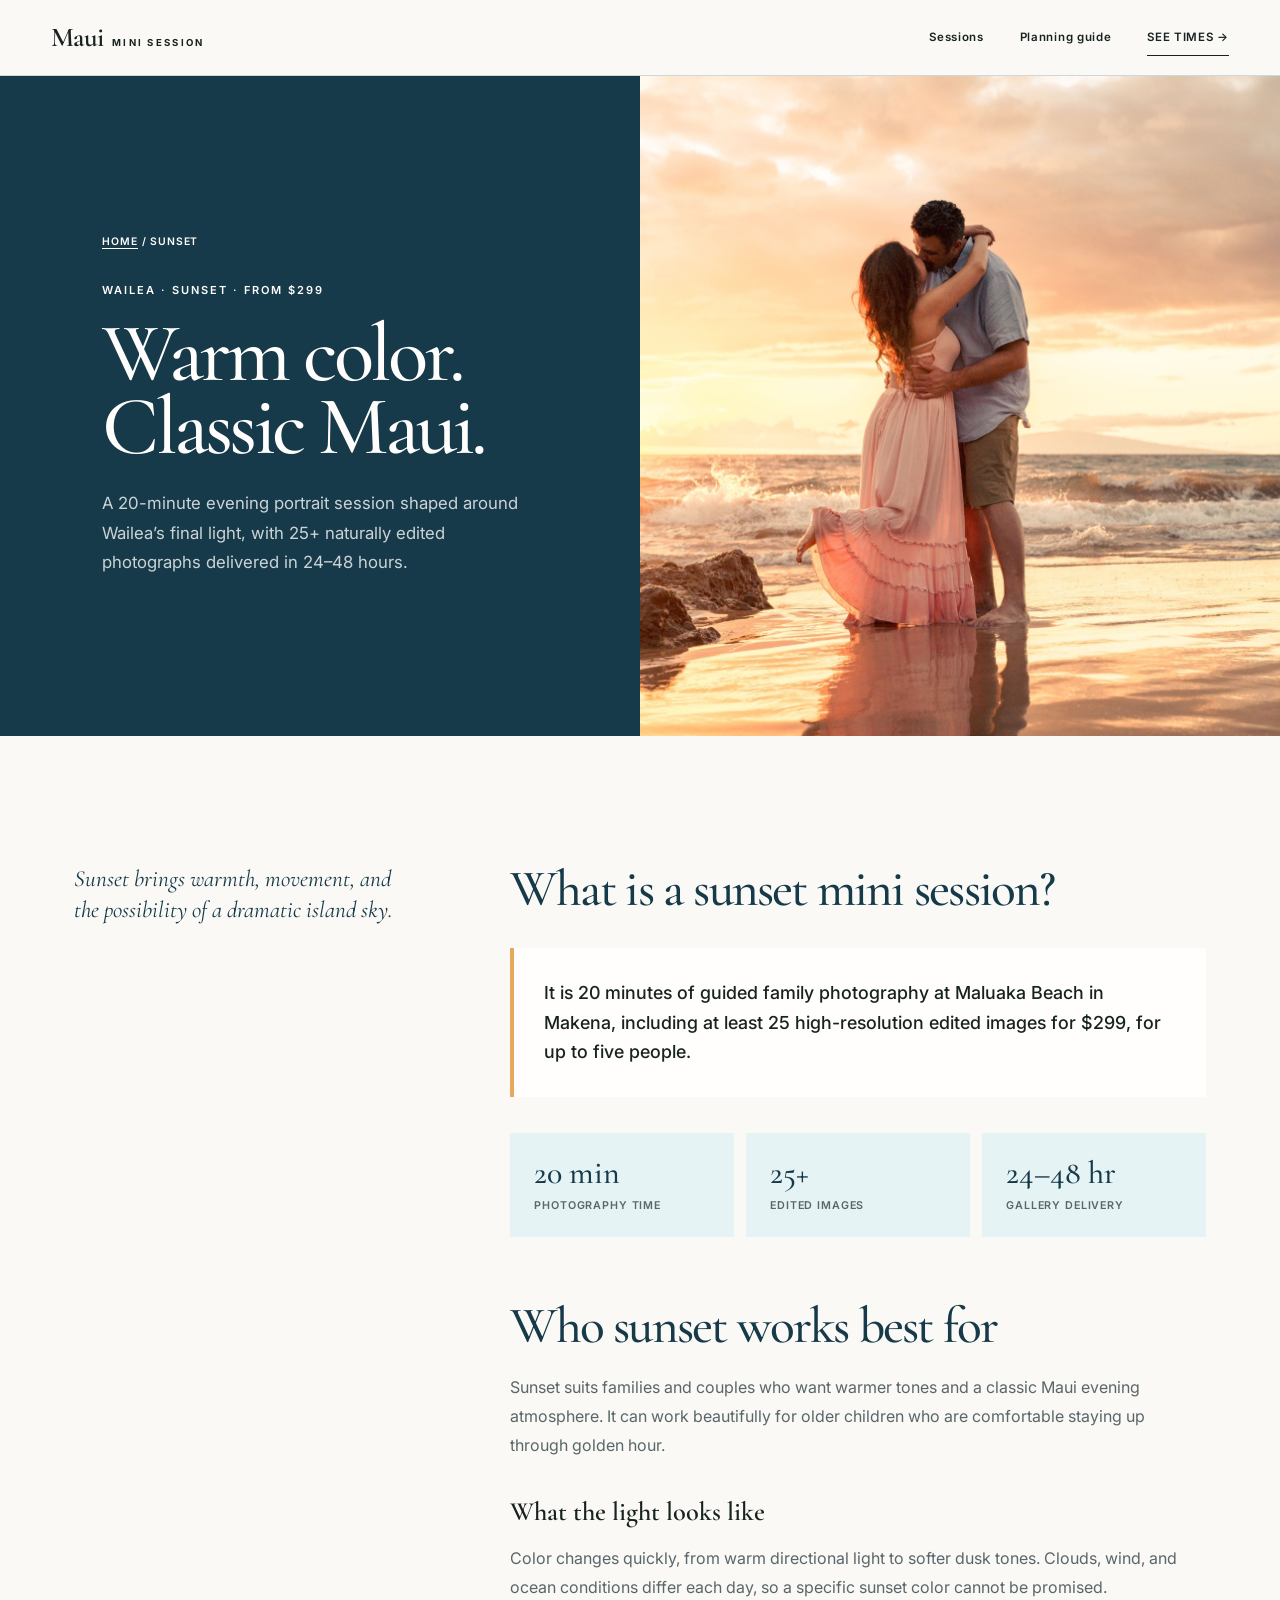
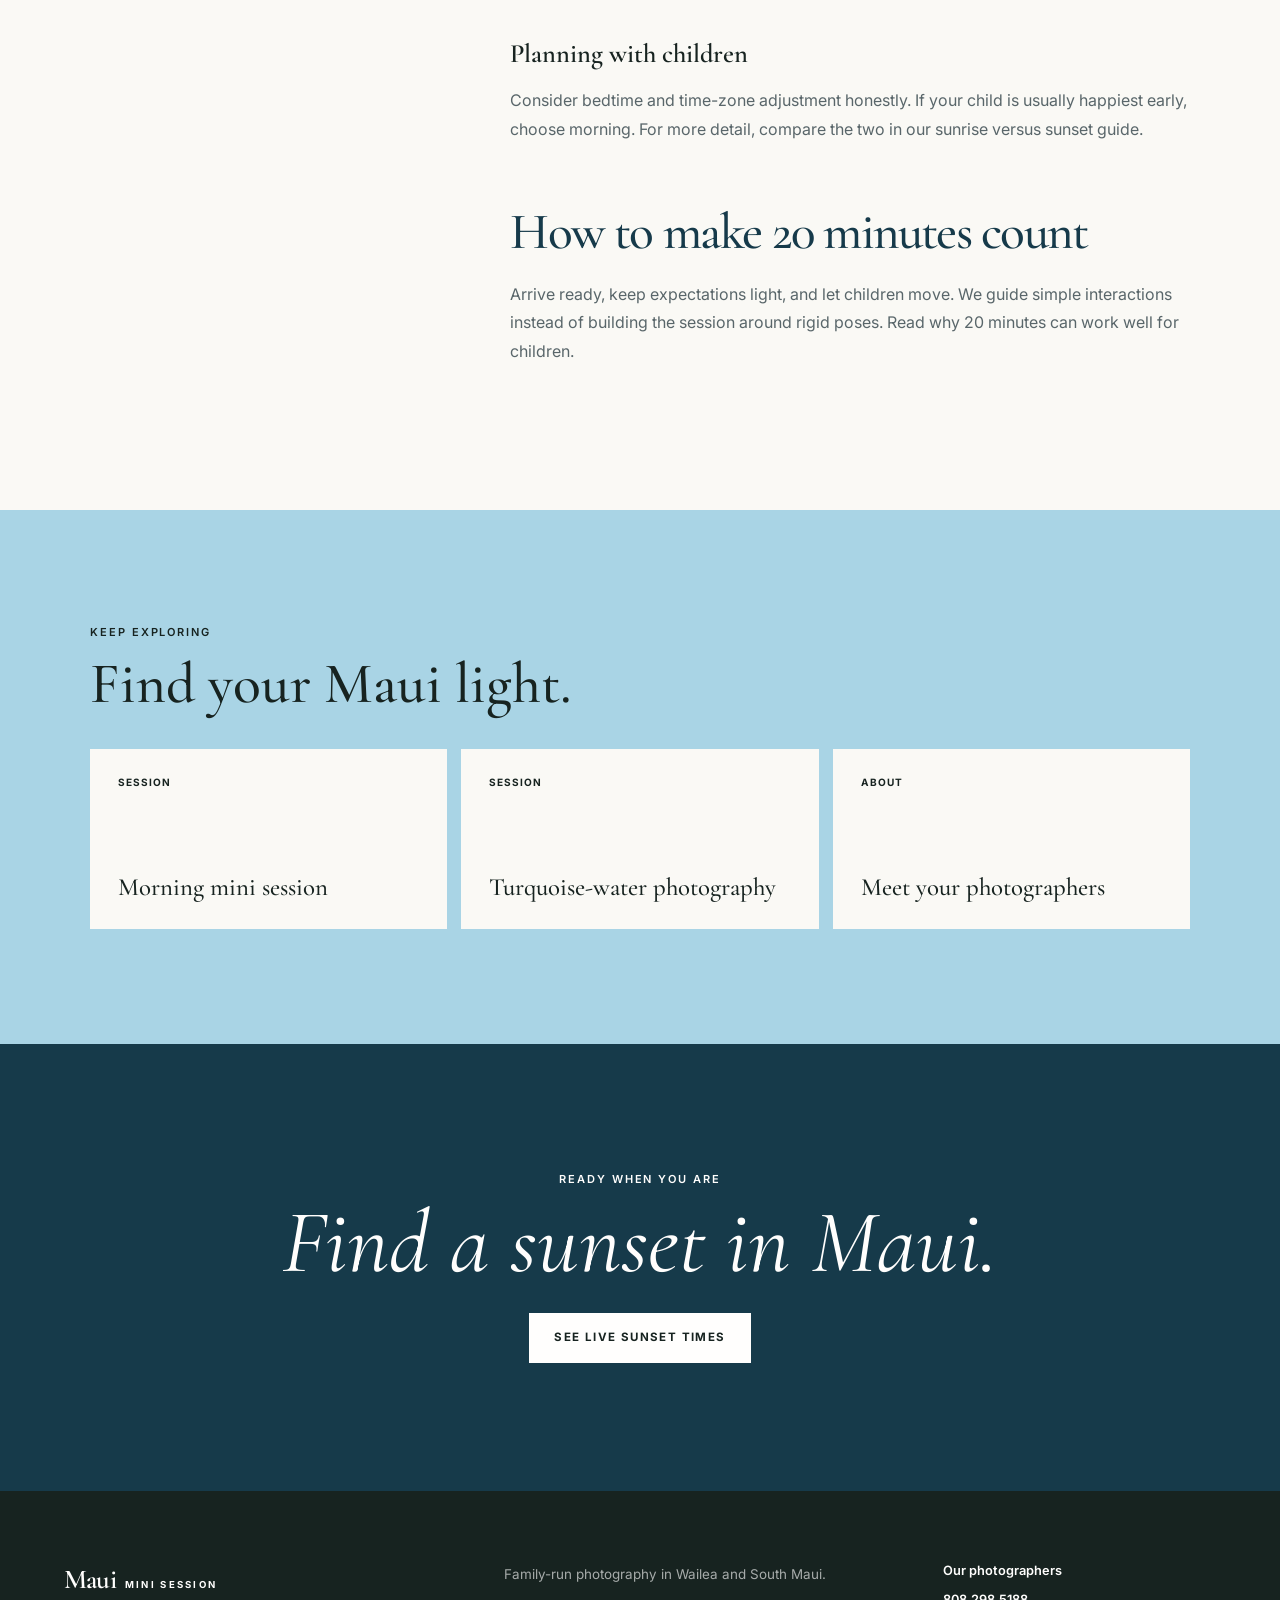
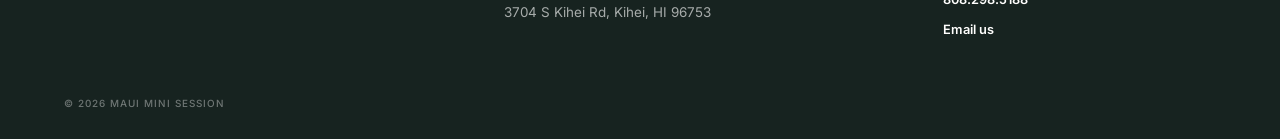
<file: sunset-mini-session-wailea/index.html>
<!doctype html><html lang="en"><head><meta charset="utf-8"><meta name="viewport" content="width=device-width,initial-scale=1"><meta name="theme-color" content="#163a4a"><title>Sunset Mini Session in Wailea | Maui Family Photos</title><meta name="description" content="A 20-minute sunset Maui photo session in Wailea from $299, with warm evening light and 25+ edited images delivered in 24–48 hours."><link rel="canonical" href="https://mauiminisession.com/sunset-mini-session-wailea/"><meta name="robots" content="index,follow,max-image-preview:large,max-snippet:-1"><meta property="og:type" content="website"><meta property="og:title" content="Sunset Mini Session in Wailea"><meta property="og:description" content="Warm evening light, 20 easy minutes and 25+ finished photographs."><meta property="og:image" content="https://mauiminisession.com/assets/maui-colorful-sunset-family-portrait.jpg"><script type="application/ld+json">{"@context":"https://schema.org","@graph":[{"@type":"WebPage","url":"https://mauiminisession.com/sunset-mini-session-wailea/","name":"Sunset Mini Session in Wailea","about":{"@id":"https://mauiminisession.com/sunset-mini-session-wailea/#service"},"isPartOf":{"@id":"https://mauiminisession.com/#website"}},{"@type":"Service","@id":"https://mauiminisession.com/sunset-mini-session-wailea/#service","name":"Sunset Mini Session in Wailea","provider":{"@id":"https://mauiminisession.com/#business"},"areaServed":"Wailea, Maui","description":"A 20-minute sunset portrait session with at least 25 edited high-resolution photographs delivered in 24 to 48 hours.","offers":{"@type":"Offer","price":"299","priceCurrency":"USD","url":"https://mauiminisession.com/#sunset-mini-session"}},{"@type":"BreadcrumbList","itemListElement":[{"@type":"ListItem","position":1,"name":"Home","item":"https://mauiminisession.com/"},{"@type":"ListItem","position":2,"name":"Sunset Mini Session","item":"https://mauiminisession.com/sunset-mini-session-wailea/"}]}]}</script><link rel="icon" href="../assets/favicon.svg"><link rel="preconnect" href="https://fonts.googleapis.com"><link rel="preconnect" href="https://fonts.gstatic.com" crossorigin><link href="https://fonts.googleapis.com/css2?family=Cormorant+Garamond:wght@400;500;600&amp;family=Inter:wght@400;500;600;700&amp;display=swap" rel="stylesheet"><link rel="stylesheet" href="../assets/site.css?v=20260902-llmo-preview"></head><body><a class="skip-link" href="#main">Skip to content</a><header class="site-header"><a href="/" class="brand"><span>Maui</span><small>Mini Session</small></a><nav class="header-links"><a href="/#sessions">Sessions</a><a href="/sunrise-vs-sunset-family-photos-maui/">Planning guide</a><a class="header-book" href="/#sunset-mini-session">See times →</a></nav></header><main id="main" class="content-main"><section class="content-hero"><div class="content-hero-copy"><div class="breadcrumb"><a href="/">Home</a> / Sunset</div><p class="eyebrow">Wailea · Sunset · From $299</p><h1>Warm color.<br>Classic Maui.</h1><p>A 20-minute evening portrait session shaped around Wailea&rsquo;s final light, with 25+ naturally edited photographs delivered in 24–48 hours.</p></div><div class="content-hero-media"><img src="../assets/maui-colorful-sunset-family-portrait.jpg" width="2000" height="1331" alt="A family photographed in colorful sunset light on a Wailea beach"></div></section><section class="content-body"><aside class="content-aside">Sunset brings warmth, movement, and the possibility of a dramatic island sky.</aside><article class="prose"><h2>What is a sunset mini session?</h2><div class="answer-box"><p>It is 20 minutes of guided family photography at Maluaka Beach in Makena, including at least 25 high-resolution edited images for $299, for up to five people.</p></div><div class="fact-grid"><div><strong>20 min</strong><span>Photography time</span></div><div><strong>25+</strong><span>Edited images</span></div><div><strong>24–48 hr</strong><span>Gallery delivery</span></div></div><h2>Who sunset works best for</h2><p>Sunset suits families and couples who want warmer tones and a classic Maui evening atmosphere. It can work beautifully for older children who are comfortable staying up through golden hour.</p><h3>What the light looks like</h3><p>Color changes quickly, from warm directional light to softer dusk tones. Clouds, wind, and ocean conditions differ each day, so a specific sunset color cannot be promised.</p><h3>Planning with children</h3><p>Consider bedtime and time-zone adjustment honestly. If your child is usually happiest early, choose morning. For more detail, compare the two in our <a href="/sunrise-vs-sunset-family-photos-maui/">sunrise versus sunset guide</a>.</p><h2>How to make 20 minutes count</h2><p>Arrive ready, keep expectations light, and let children move. We guide simple interactions instead of building the session around rigid poses. Read why <a href="/20-minute-maui-photo-session-children/">20 minutes can work well for children</a>.</p></article></section><section class="related"><p class="eyebrow">Keep exploring</p><h2>Find your Maui light.</h2><div class="related-grid"><a href="/morning-mini-session-wailea/"><span>Session</span>Morning mini session</a><a href="/turquoise-water-photography-maui/"><span>Session</span>Turquoise-water photography</a><a href="/our-photographers/"><span>About</span>Meet your photographers</a></div></section><section class="content-cta"><p class="eyebrow">Ready when you are</p><h2>Find a sunset in Maui.</h2><a class="button button-light" href="/#sunset-mini-session">See live sunset times</a></section></main><footer class="site-footer"><div class="footer-brand"><span>Maui</span><small>Mini Session</small></div><div class="footer-copy"><p>Family-run photography in Wailea and South Maui.</p><p>3704 S Kihei Rd, Kihei, HI 96753</p></div><div class="footer-links"><a href="/our-photographers/">Our photographers</a><a href="tel:+18082985188">808.298.5188</a><a href="mailto:info@mauiminisession.com">Email us</a></div><div class="footer-legal">&copy; 2026 Maui Mini Session</div></footer><a class="mobile-book" href="/#sunset-mini-session">See live times →</a></body></html>
</file>
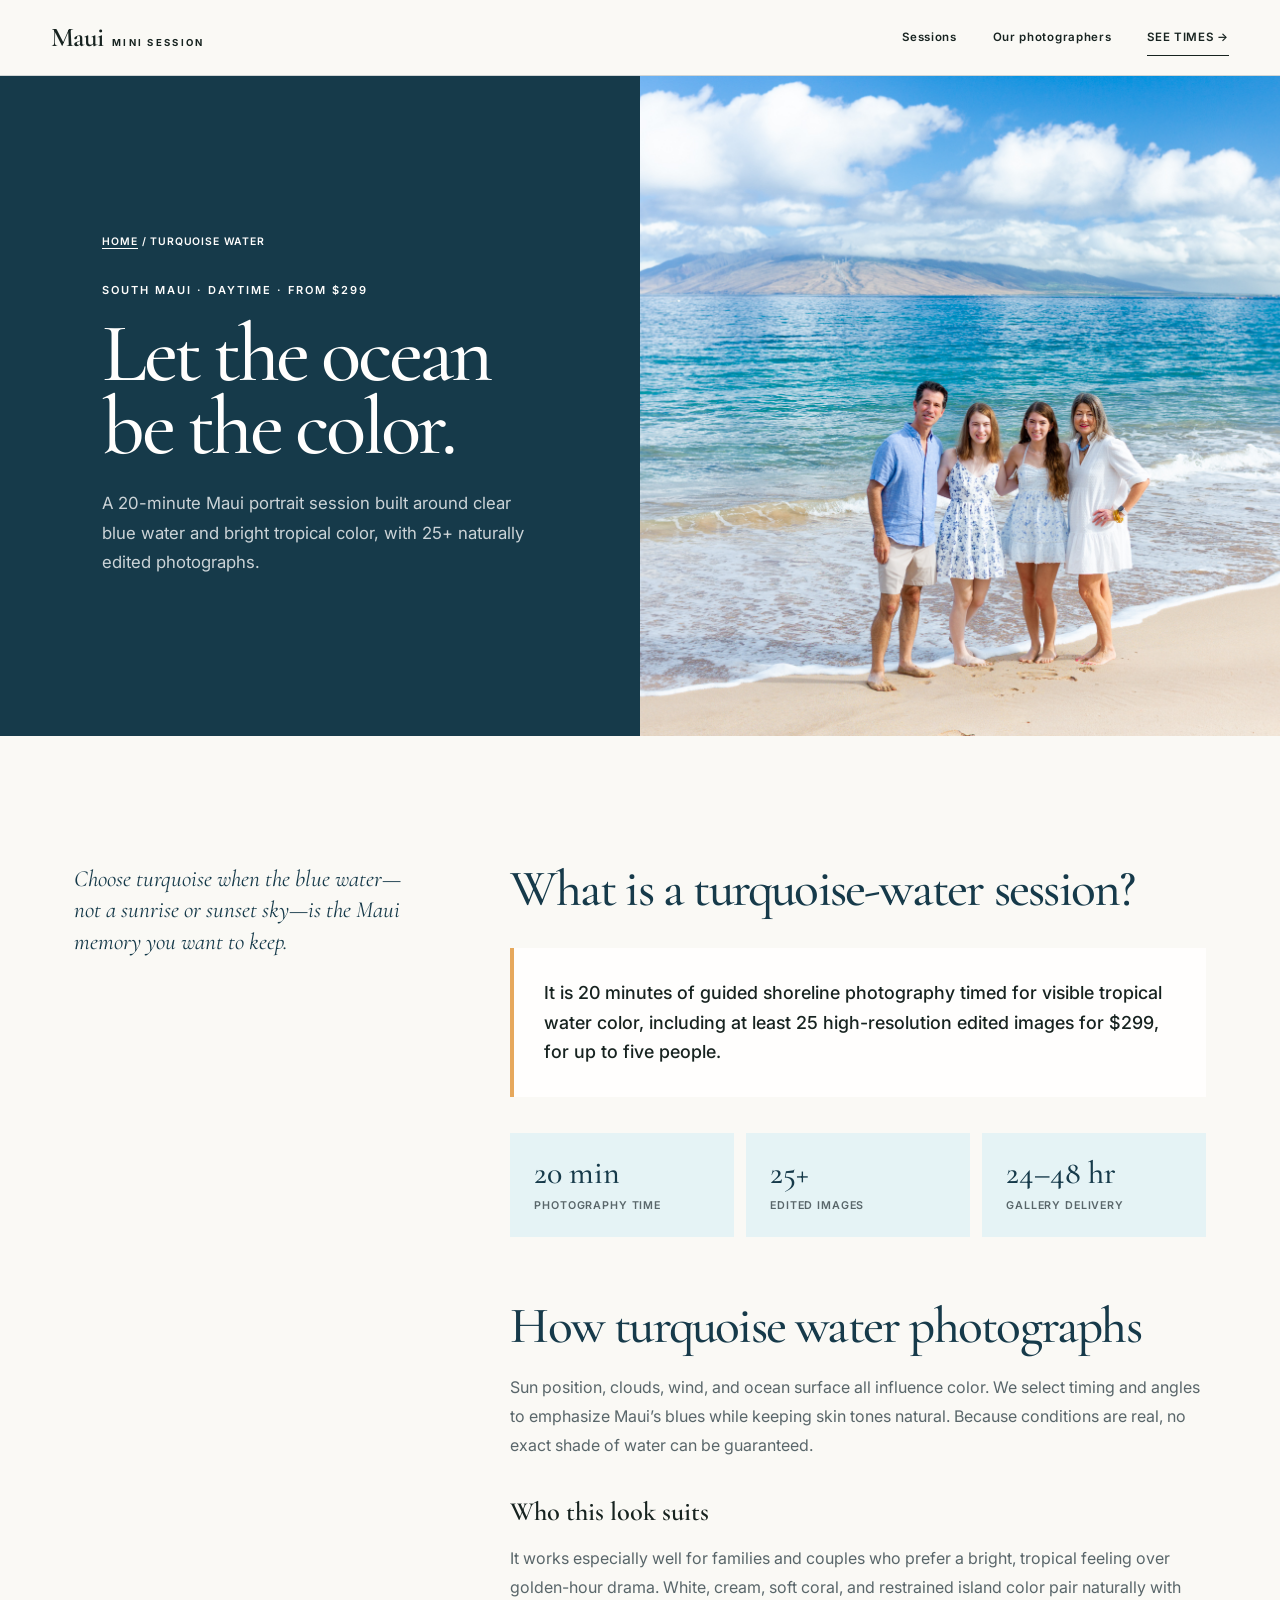
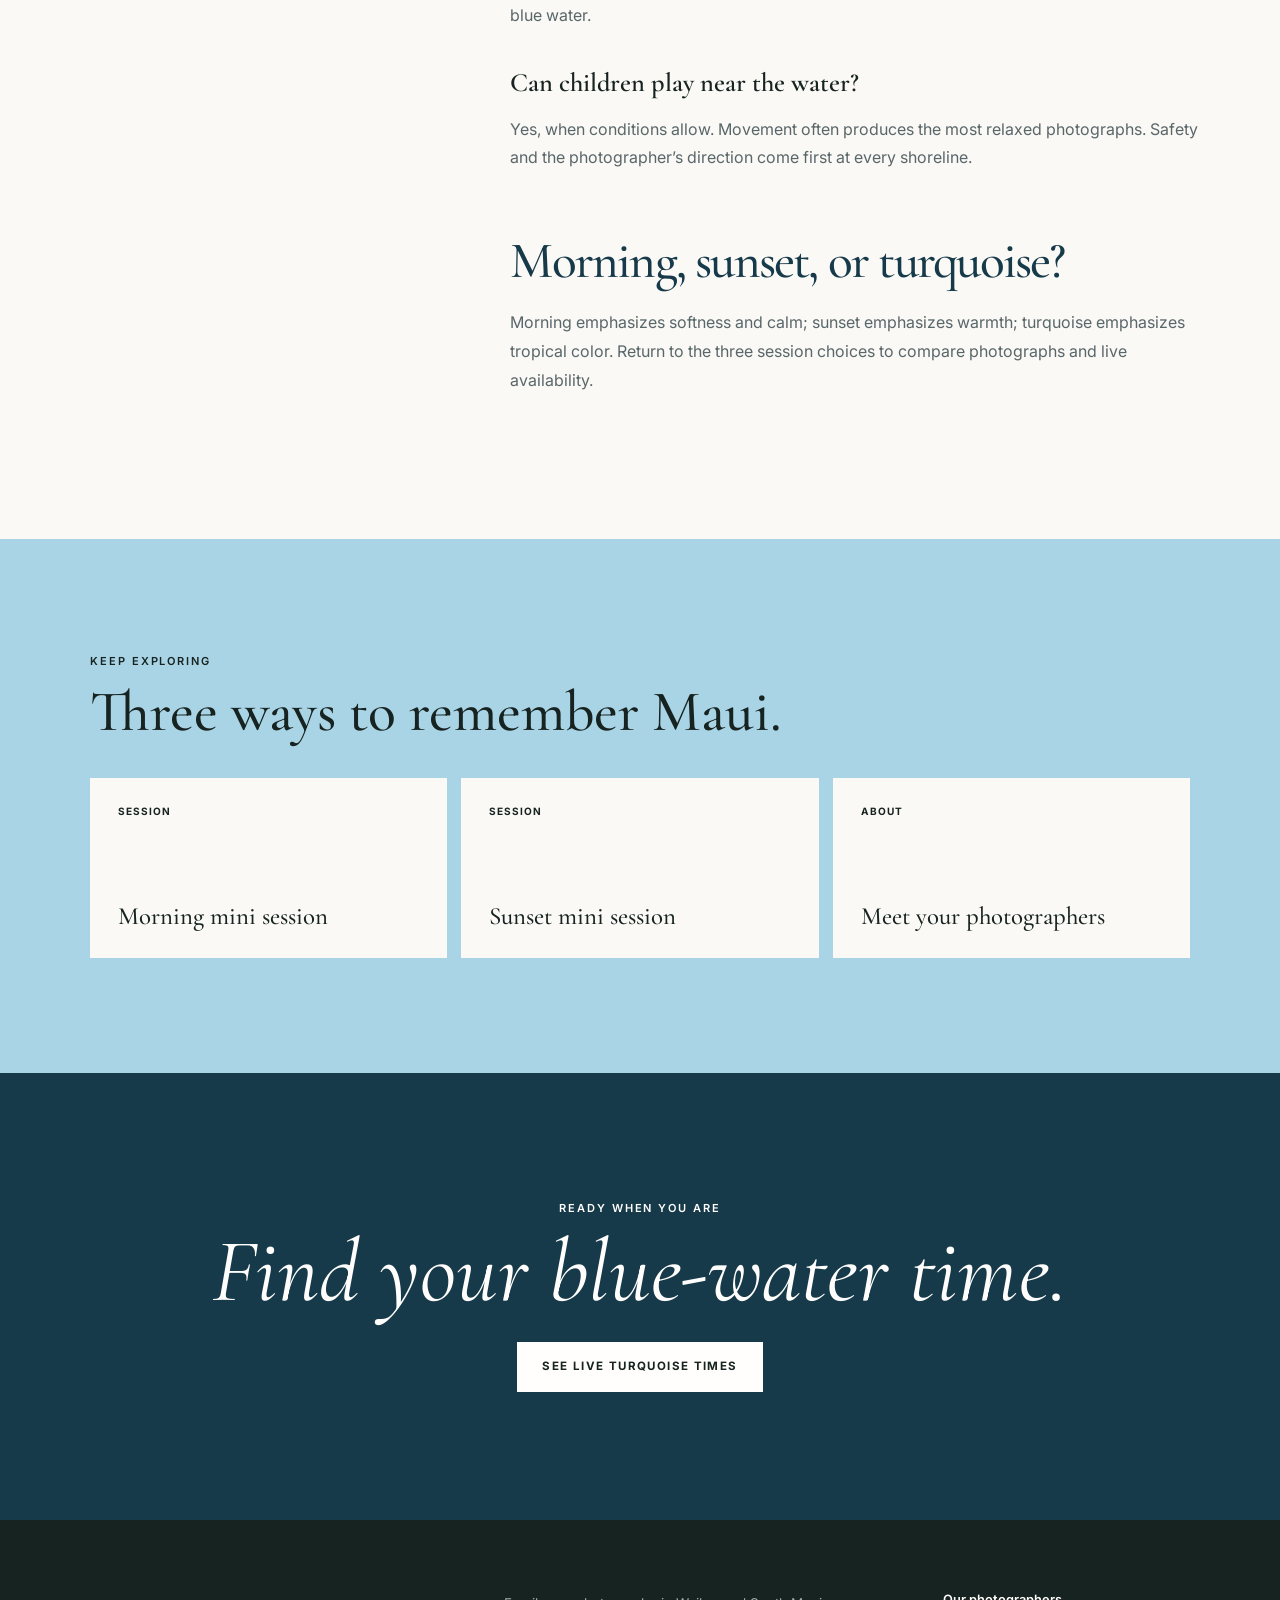
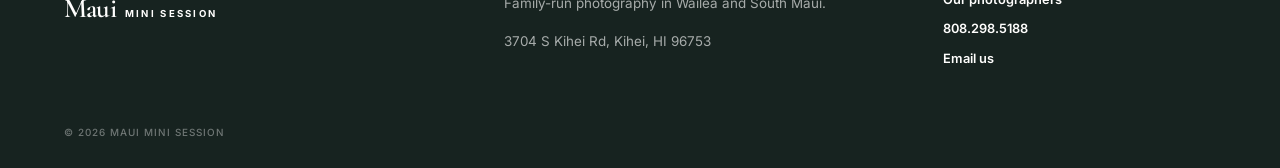
<file: turquoise-water-photography-maui/index.html>
<!doctype html><html lang="en"><head><meta charset="utf-8"><meta name="viewport" content="width=device-width,initial-scale=1"><meta name="theme-color" content="#163a4a"><title>Turquoise-Water Photography in Maui | Mini Session</title><meta name="description" content="A 20-minute turquoise-water Maui photography session from $299, with vivid tropical color and 25+ edited images delivered in 24–48 hours."><link rel="canonical" href="https://mauiminisession.com/turquoise-water-photography-maui/"><meta name="robots" content="index,follow,max-image-preview:large,max-snippet:-1"><meta property="og:type" content="website"><meta property="og:title" content="Turquoise-Water Photography in Maui"><meta property="og:description" content="Bright ocean color, 20 easy minutes and 25+ finished photographs."><meta property="og:image" content="https://mauiminisession.com/assets/maui-turquoise-family-beach-portrait.jpg"><script type="application/ld+json">{"@context":"https://schema.org","@graph":[{"@type":"WebPage","url":"https://mauiminisession.com/turquoise-water-photography-maui/","name":"Turquoise-Water Photography in Maui","about":{"@id":"https://mauiminisession.com/turquoise-water-photography-maui/#service"},"isPartOf":{"@id":"https://mauiminisession.com/#website"}},{"@type":"Service","@id":"https://mauiminisession.com/turquoise-water-photography-maui/#service","name":"Turquoise-Water Photography in Maui","provider":{"@id":"https://mauiminisession.com/#business"},"areaServed":"South Maui","description":"A 20-minute portrait session featuring turquoise ocean color, with at least 25 edited high-resolution photographs delivered in 24 to 48 hours.","offers":{"@type":"Offer","price":"299","priceCurrency":"USD","url":"https://mauiminisession.com/#turquoise-mini-session"}},{"@type":"BreadcrumbList","itemListElement":[{"@type":"ListItem","position":1,"name":"Home","item":"https://mauiminisession.com/"},{"@type":"ListItem","position":2,"name":"Turquoise-Water Photography","item":"https://mauiminisession.com/turquoise-water-photography-maui/"}]}]}</script><link rel="icon" href="../assets/favicon.svg"><link rel="preconnect" href="https://fonts.googleapis.com"><link rel="preconnect" href="https://fonts.gstatic.com" crossorigin><link href="https://fonts.googleapis.com/css2?family=Cormorant+Garamond:wght@400;500;600&amp;family=Inter:wght@400;500;600;700&amp;display=swap" rel="stylesheet"><link rel="stylesheet" href="../assets/site.css?v=20260902-llmo-preview"></head><body><a class="skip-link" href="#main">Skip to content</a><header class="site-header"><a href="/" class="brand"><span>Maui</span><small>Mini Session</small></a><nav class="header-links"><a href="/#sessions">Sessions</a><a href="/our-photographers/">Our photographers</a><a class="header-book" href="/#turquoise-mini-session">See times →</a></nav></header><main id="main" class="content-main"><section class="content-hero"><div class="content-hero-copy"><div class="breadcrumb"><a href="/">Home</a> / Turquoise water</div><p class="eyebrow">South Maui · Daytime · From $299</p><h1>Let the ocean<br>be the color.</h1><p>A 20-minute Maui portrait session built around clear blue water and bright tropical color, with 25+ naturally edited photographs.</p></div><div class="content-hero-media"><img src="../assets/maui-turquoise-family-beach-portrait.jpg" width="2000" height="1331" alt="A family photographed beside bright turquoise ocean water in Maui"></div></section><section class="content-body"><aside class="content-aside">Choose turquoise when the blue water—not a sunrise or sunset sky—is the Maui memory you want to keep.</aside><article class="prose"><h2>What is a turquoise-water session?</h2><div class="answer-box"><p>It is 20 minutes of guided shoreline photography timed for visible tropical water color, including at least 25 high-resolution edited images for $299, for up to five people.</p></div><div class="fact-grid"><div><strong>20 min</strong><span>Photography time</span></div><div><strong>25+</strong><span>Edited images</span></div><div><strong>24–48 hr</strong><span>Gallery delivery</span></div></div><h2>How turquoise water photographs</h2><p>Sun position, clouds, wind, and ocean surface all influence color. We select timing and angles to emphasize Maui&rsquo;s blues while keeping skin tones natural. Because conditions are real, no exact shade of water can be guaranteed.</p><h3>Who this look suits</h3><p>It works especially well for families and couples who prefer a bright, tropical feeling over golden-hour drama. White, cream, soft coral, and restrained island color pair naturally with blue water.</p><h3>Can children play near the water?</h3><p>Yes, when conditions allow. Movement often produces the most relaxed photographs. Safety and the photographer&rsquo;s direction come first at every shoreline.</p><h2>Morning, sunset, or turquoise?</h2><p>Morning emphasizes softness and calm; sunset emphasizes warmth; turquoise emphasizes tropical color. Return to the <a href="/#sessions">three session choices</a> to compare photographs and live availability.</p></article></section><section class="related"><p class="eyebrow">Keep exploring</p><h2>Three ways to remember Maui.</h2><div class="related-grid"><a href="/morning-mini-session-wailea/"><span>Session</span>Morning mini session</a><a href="/sunset-mini-session-wailea/"><span>Session</span>Sunset mini session</a><a href="/our-photographers/"><span>About</span>Meet your photographers</a></div></section><section class="content-cta"><p class="eyebrow">Ready when you are</p><h2>Find your blue-water time.</h2><a class="button button-light" href="/#turquoise-mini-session">See live turquoise times</a></section></main><footer class="site-footer"><div class="footer-brand"><span>Maui</span><small>Mini Session</small></div><div class="footer-copy"><p>Family-run photography in Wailea and South Maui.</p><p>3704 S Kihei Rd, Kihei, HI 96753</p></div><div class="footer-links"><a href="/our-photographers/">Our photographers</a><a href="tel:+18082985188">808.298.5188</a><a href="mailto:info@mauiminisession.com">Email us</a></div><div class="footer-legal">&copy; 2026 Maui Mini Session</div></footer><a class="mobile-book" href="/#turquoise-mini-session">See live times →</a></body></html>
</file>
<file: assets/site.css>
:root {
  --paper:#faf9f5;--paper-deep:#eee9df;--ink:#172320;--ink-soft:#59666a;
  --sea:#163a4a;--aqua:#a9d4e5;--sun:#e6a85c;--white:#fffefd;
  --line:rgba(22,58,74,.18);--serif:"Cormorant Garamond",Georgia,serif;
  --sans:"Inter",-apple-system,BlinkMacSystemFont,sans-serif;
}
*{box-sizing:border-box}html{scroll-behavior:smooth}[id]{scroll-margin-top:84px}
body{margin:0;background:var(--paper);color:var(--ink);font-family:var(--sans);-webkit-font-smoothing:antialiased}
img{display:block;width:100%;max-width:100%}a{color:inherit;text-decoration:none}button,input,select,textarea{font:inherit}
.skip-link{position:fixed;left:16px;top:-80px;z-index:200;padding:12px 16px;background:var(--white);color:var(--ink)}.skip-link:focus{top:16px}
.eyebrow{margin:0;color:currentColor;font:600 .69rem/1.4 var(--sans);letter-spacing:.18em;text-transform:uppercase}
.button{display:inline-flex;align-items:center;justify-content:center;min-height:50px;padding:0 24px;border:1px solid var(--ink);font:700 .72rem/1 var(--sans);letter-spacing:.12em;text-transform:uppercase;transition:background .2s,color .2s,transform .2s}.button:hover{transform:translateY(-2px)}
.button-light{border-color:var(--white);background:var(--white);color:var(--ink)}.button-light:hover{background:transparent;color:var(--white)}
.text-link{display:inline-block;padding-bottom:4px;border-bottom:1px solid currentColor;font:700 .72rem/1.3 var(--sans);letter-spacing:.1em;text-transform:uppercase}.text-link-light{color:var(--white)}
.site-header{position:sticky;top:0;z-index:60;display:flex;align-items:center;justify-content:space-between;min-height:76px;padding:0 clamp(20px,4vw,68px);background:rgba(250,249,245,.94);border-bottom:1px solid var(--line);backdrop-filter:blur(14px)}
.brand,.footer-brand{display:flex;align-items:baseline;gap:9px;font-family:var(--serif)}.brand span,.footer-brand span{font-size:1.7rem;font-weight:600;letter-spacing:-.03em}.brand small,.footer-brand small{font:700 .6rem/1 var(--sans);letter-spacing:.24em;text-transform:uppercase}
.header-links{display:flex;align-items:center;gap:clamp(20px,2.8vw,44px)}.header-links>a{font:600 .72rem/1 var(--sans);letter-spacing:.06em}.header-book{padding:13px 0 11px;border-bottom:1px solid var(--ink);text-transform:uppercase}.header-book span{margin-left:9px}
.hero{position:relative;min-height:calc(100svh - 76px);display:flex;align-items:flex-end;overflow:hidden;background:var(--ink);color:var(--white)}.hero-image{position:absolute;inset:0;width:100%;height:100%;object-fit:cover;object-position:52% center}.hero-shade{position:absolute;inset:0;background:linear-gradient(90deg,rgba(8,18,18,.78) 0%,rgba(8,18,18,.38) 46%,rgba(8,18,18,.05) 75%),linear-gradient(0deg,rgba(8,18,18,.46),transparent 45%)}
.hero-copy{position:relative;z-index:2;width:min(840px,74vw);padding:9vh clamp(20px,6vw,96px)}.hero-copy h1{max-width:780px;margin:20px 0 24px;font:500 clamp(3.45rem,7vw,7rem)/.88 var(--serif);letter-spacing:-.045em}.hero-copy h1 em{color:var(--aqua);font-weight:400}.hero-intro{max-width:570px;margin:0;color:rgba(255,255,255,.88);font:400 clamp(1rem,1.4vw,1.16rem)/1.65 var(--sans)}.hero-actions{display:flex;align-items:center;gap:28px;margin-top:34px}.hero-note{position:absolute;right:clamp(20px,4vw,68px);bottom:42px;z-index:2;display:flex;align-items:center;gap:14px;font:600 .66rem/1 var(--sans);letter-spacing:.14em;text-transform:uppercase}.hero-note span{display:grid;place-items:center;width:38px;height:38px;border:1px solid rgba(255,255,255,.55);border-radius:50%}
.proof{display:grid;grid-template-columns:repeat(4,1fr);border-bottom:1px solid var(--line)}.proof>div{min-height:150px;display:flex;align-items:center;justify-content:center;gap:16px;padding:25px;border-right:1px solid var(--line)}.proof>div:last-child{border-right:0}.proof strong{color:var(--sea);font:500 3.4rem/1 var(--serif)}.proof span{max-width:105px;color:var(--ink-soft);font:600 .67rem/1.45 var(--sans);letter-spacing:.06em;text-transform:uppercase}
.intro{display:grid;grid-template-columns:.72fr 1.28fr;gap:8vw;padding:clamp(90px,12vw,180px) clamp(20px,7vw,110px)}.intro-kicker{padding-top:14px;color:var(--sea);font:italic 400 clamp(1.4rem,2.3vw,2.25rem)/1.2 var(--serif)}
.intro-copy h2,.section-heading h2,.planning h2{max-width:820px;margin:18px 0 30px;font:500 clamp(3rem,5.5vw,6rem)/.95 var(--serif);letter-spacing:-.045em}.intro-copy>p:not(.eyebrow){max-width:680px;color:var(--ink-soft);font:400 1.06rem/1.8 var(--sans)}.intro-facts{display:flex;flex-wrap:wrap;gap:14px 28px;margin-top:36px;padding-top:24px;border-top:1px solid var(--line)}.intro-facts span{font:600 .72rem/1.4 var(--sans);letter-spacing:.05em;text-transform:uppercase}
.sessions{padding:clamp(90px,11vw,170px) clamp(20px,5vw,80px);background:var(--white);color:var(--ink);border-top:1px solid var(--line)}.section-heading{display:grid;grid-template-columns:1.35fr .65fr;gap:8vw;align-items:end;max-width:1320px;margin:0 auto clamp(70px,9vw,130px)}.section-heading h2{color:var(--sea);margin-bottom:0}.section-heading>p{max-width:460px;margin:0 0 10px;color:var(--ink-soft);font:400 1rem/1.7 var(--sans)}
.session-row{display:grid;grid-template-columns:1.22fr .78fr;max-width:1320px;margin:0 auto clamp(80px,10vw,145px)}.session-row:last-of-type{margin-bottom:60px}.session-row-reverse{grid-template-columns:.78fr 1.22fr}.session-row-reverse .session-image{order:2}.session-image{position:relative;min-height:620px;overflow:hidden;background:#233835}.tile-slider{position:absolute;inset:0}.tile-slider figure{position:absolute;inset:0;margin:0;opacity:0;pointer-events:none;transition:opacity .45s ease}.tile-slider figure.active{z-index:1;opacity:1;pointer-events:auto}.tile-slider img{height:100%;object-fit:cover;transition:transform .8s ease}.session-row:hover .tile-slider figure.active img{transform:scale(1.018)}.session-number{position:absolute;left:22px;top:20px;z-index:3;display:grid;place-items:center;width:42px;height:42px;border:1px solid rgba(255,255,255,.8);border-radius:50%;color:var(--white);font:600 .68rem/1 var(--sans)}.tile-arrow{position:absolute;top:50%;z-index:4;display:grid;place-items:center;width:50px;height:50px;padding:0;border:1px solid rgba(255,255,255,.76);border-radius:50%;background:rgba(12,28,27,.48);color:var(--white);font:400 1.15rem/1 var(--sans);cursor:pointer;backdrop-filter:blur(8px);transform:translateY(-50%);transition:background .2s,transform .2s}.tile-prev{left:22px}.tile-next{right:22px}.tile-arrow:hover,.tile-arrow:focus-visible{background:var(--white);color:var(--ink);transform:translateY(-50%) scale(1.06)}.tile-arrow:focus-visible{outline:3px solid var(--aqua);outline-offset:3px}
.session-copy{display:flex;flex-direction:column;justify-content:center;padding:clamp(38px,6vw,92px);background:#edf5f7;color:var(--ink)}.session-row:nth-of-type(2) .session-copy{background:#f8efe4}.session-row:nth-of-type(3) .session-copy{background:#e5f3f5}.session-copy h3{margin:18px 0 24px;color:var(--sea);font:italic 400 clamp(4.2rem,7vw,7rem)/.85 var(--serif);letter-spacing:-.04em}.session-copy>p:not(.eyebrow){max-width:480px;margin:0;color:var(--ink-soft);font:400 1rem/1.75 var(--sans)}.session-bottom{display:flex;align-items:end;justify-content:space-between;gap:20px;margin-top:54px;padding-top:22px;border-top:1px solid var(--line)}.session-bottom strong{color:var(--sea);font:500 2.4rem/1 var(--serif)}.session-bottom a{padding-bottom:5px;border-bottom:1px solid;color:var(--sea);font:700 .7rem/1.3 var(--sans);letter-spacing:.09em;text-transform:uppercase}.session-copy>p.session-includes{margin:14px 0 0;color:var(--ink-soft);font:600 .72rem/1.4 var(--sans);letter-spacing:.06em;text-transform:uppercase}.session-note{margin:0 auto;text-align:center;color:var(--ink-soft);font:400 .82rem/1.6 var(--sans)}
.review-feature{display:grid;grid-template-columns:.46fr 1fr auto;gap:6vw;align-items:center;padding:clamp(90px,12vw,170px) clamp(20px,7vw,110px);background:var(--aqua)}.review-score{display:flex;flex-direction:column}.review-score>span{color:var(--sea);font-size:.9rem;letter-spacing:.18em}.review-score strong{margin:10px 0 2px;font:500 4.5rem/1 var(--serif)}.review-score small{font:600 .66rem/1.4 var(--sans);letter-spacing:.1em;text-transform:uppercase}.review-feature blockquote{margin:0}.review-feature blockquote p{max-width:820px;margin:0;font:italic 400 clamp(2.3rem,4vw,4.4rem)/1.02 var(--serif);letter-spacing:-.025em}.review-feature blockquote footer{margin-top:20px;font:700 .67rem/1 var(--sans);letter-spacing:.12em;text-transform:uppercase}.review-feature>a{align-self:end;white-space:nowrap}
.instagram-gallery{padding:clamp(90px,11vw,160px) clamp(20px,4vw,68px);background:var(--paper)}.instagram-heading{display:flex;align-items:end;justify-content:space-between;gap:40px;margin:0 auto 54px;max-width:1400px}.instagram-heading h2{margin:16px 0 0;font:500 clamp(3.2rem,6vw,6.4rem)/.88 var(--serif);letter-spacing:-.045em}.instagram-heading>a{margin-bottom:8px}.instagram-grid{display:grid;grid-template-columns:repeat(3,1fr);gap:12px;max-width:1400px;margin:0 auto}.instagram-grid a{position:relative;aspect-ratio:1;overflow:hidden;background:var(--paper-deep)}.instagram-grid a::after{content:"View on Instagram ↗";position:absolute;inset:auto 14px 14px;z-index:2;padding:10px 12px;background:rgba(20,33,31,.78);color:var(--white);font:700 .59rem/1 var(--sans);letter-spacing:.1em;text-align:center;text-transform:uppercase;opacity:0;transform:translateY(8px);transition:opacity .25s,transform .25s}.instagram-grid img{height:100%;object-fit:cover;transition:transform .55s ease}.instagram-grid a:hover img,.instagram-grid a:focus-visible img{transform:scale(1.035)}.instagram-grid a:hover::after,.instagram-grid a:focus-visible::after{opacity:1;transform:none}.instagram-grid a:focus-visible{outline:3px solid var(--sun);outline-offset:3px}
.family{display:grid;grid-template-columns:1.06fr .94fr;min-height:760px}.family-image img{height:100%;object-fit:cover}.family-copy{display:flex;flex-direction:column;justify-content:center;padding:clamp(60px,8vw,130px);background:var(--sea);color:var(--white)}.family-copy h2{margin:20px 0 30px;font:500 clamp(3.1rem,5vw,5.7rem)/.92 var(--serif);letter-spacing:-.04em}.family-copy>p:not(.eyebrow){max-width:600px;margin:0 0 34px;color:rgba(255,255,255,.75);font:400 1rem/1.75 var(--sans)}.family-copy .text-link{align-self:flex-start}
.planning{display:grid;grid-template-columns:.85fr 1.15fr;gap:9vw;padding:clamp(90px,12vw,170px) clamp(20px,7vw,110px)}.planning h2{margin-bottom:0}.planning-list{border-top:1px solid var(--line)}.planning-list details{border-bottom:1px solid var(--line)}.planning-list summary{position:relative;padding:27px 44px 27px 0;cursor:pointer;list-style:none;font:500 clamp(1.45rem,2vw,2rem)/1.2 var(--serif)}.planning-list summary::-webkit-details-marker{display:none}.planning-list summary::after{content:"+";position:absolute;right:4px;top:26px;font:400 1.5rem/1 var(--sans)}.planning-list details[open] summary::after{content:"–"}.planning-list details p{max-width:700px;margin:-5px 44px 28px 0;color:var(--ink-soft);font:400 .96rem/1.7 var(--sans)}
.closing{position:relative;min-height:72vh;display:grid;place-items:center;overflow:hidden;color:var(--white);text-align:center}.closing>img,.closing-shade{position:absolute;inset:0;width:100%;height:100%}.closing>img{object-fit:cover}.closing-shade{background:rgba(11,25,25,.48)}.closing-copy{position:relative;z-index:2;padding:40px 20px}.closing-copy h2{margin:16px 0 28px;font:italic 400 clamp(4rem,8vw,8.2rem)/.88 var(--serif);letter-spacing:-.045em}
.site-footer{position:relative;display:grid;grid-template-columns:1fr 1fr .7fr;gap:50px;padding:72px clamp(20px,5vw,80px) 100px;background:var(--ink);color:var(--white)}.footer-brand{align-self:start}.footer-copy p{margin:0 0 16px;color:rgba(255,255,255,.62);font:400 .84rem/1.65 var(--sans)}.footer-links{display:flex;flex-direction:column;gap:13px;font:600 .8rem/1.3 var(--sans)}.footer-legal{position:absolute;left:clamp(20px,5vw,80px);bottom:30px;color:rgba(255,255,255,.38);font:500 .62rem/1 var(--sans);letter-spacing:.1em;text-transform:uppercase}.mobile-book{display:none}
@media(max-width:980px){.header-links>a:not(.header-book){display:none}.proof{grid-template-columns:repeat(2,1fr)}.proof>div:nth-child(2){border-right:0}.proof>div:nth-child(-n+2){border-bottom:1px solid var(--line)}.intro,.section-heading,.planning{grid-template-columns:1fr}.intro-kicker{max-width:380px}.section-heading{gap:30px}.session-row,.session-row-reverse{grid-template-columns:1fr}.session-row-reverse .session-image{order:0}.session-image{min-height:58vw}.review-feature{grid-template-columns:.35fr 1fr}.review-feature>a{grid-column:2;justify-self:start}.family{grid-template-columns:1fr}.family-image img{max-height:76vh}}
@media(max-width:680px){body{padding-bottom:62px}.site-header{min-height:68px}.brand span{font-size:1.5rem}.header-book{font-size:.65rem}.hero{min-height:calc(100svh - 68px)}.hero-image{object-position:61% center}.hero-shade{background:linear-gradient(0deg,rgba(7,17,17,.83) 0%,rgba(7,17,17,.36) 62%,rgba(7,17,17,.08) 100%)}.hero-copy{width:100%;padding:48px 20px 86px}.hero-copy h1{margin-top:14px;font-size:clamp(3.35rem,16.4vw,5rem)}.hero-intro{font-size:.98rem}.hero-actions{align-items:flex-start;flex-direction:column;gap:20px;margin-top:28px}.hero-note{display:none}.proof>div{min-height:120px;flex-direction:column;gap:7px;text-align:center}.proof strong{font-size:2.8rem}.proof span{max-width:150px}.intro{padding:90px 20px}.intro-copy h2,.section-heading h2,.planning h2{font-size:3.25rem}.intro-facts{flex-direction:column}.sessions{padding-left:14px;padding-right:14px}.section-heading{padding:0 6px}.session-row{margin-bottom:64px}.session-image{min-height:112vw}.session-copy{padding:38px 24px 34px}.session-copy h3{font-size:4.4rem}.session-bottom{margin-top:38px}.session-bottom a{max-width:150px;text-align:right}.review-feature{grid-template-columns:1fr;gap:46px}.review-feature>a{grid-column:1}.review-feature blockquote p{font-size:2.7rem}.instagram-gallery{padding:82px 14px}.instagram-heading{display:block;margin-bottom:34px;padding:0 6px}.instagram-heading h2{font-size:3.65rem}.instagram-heading>a{margin-top:25px}.instagram-grid{grid-template-columns:repeat(2,1fr);gap:7px}.instagram-grid a::after{display:none}.family{min-height:0}.family-image img{height:70vw;object-position:center 38%}.family-copy{padding:72px 24px 78px}.family-copy h2{font-size:3.6rem}.planning{padding-left:24px;padding-right:24px}.closing{min-height:68vh}.closing>img{object-position:58% center}.site-footer{grid-template-columns:1fr;padding-bottom:110px}.mobile-book{position:fixed;left:0;right:0;bottom:0;z-index:80;display:flex;align-items:center;justify-content:center;gap:16px;min-height:62px;background:var(--sun);color:var(--ink);font:700 .72rem/1 var(--sans);letter-spacing:.12em;text-transform:uppercase}}
.session-learn{align-self:flex-start;margin-top:22px;padding-bottom:4px;border-bottom:1px solid var(--sea);color:var(--sea);font:700 .66rem/1.3 var(--sans);letter-spacing:.08em;text-transform:uppercase}.session-copy .session-bottom{margin-top:40px}
.guide-strip{display:grid;grid-template-columns:.8fr 1.2fr;gap:8vw;padding:clamp(80px,10vw,145px) clamp(20px,7vw,110px);background:var(--sun);color:var(--ink)}.guide-strip h2{max-width:580px;margin:18px 0 0;font:500 clamp(2.8rem,4.8vw,5.2rem)/.94 var(--serif);letter-spacing:-.04em}.guide-links{border-top:1px solid rgba(23,35,32,.3)}.guide-links a{display:grid;gap:8px;padding:28px 8px 28px 0;border-bottom:1px solid rgba(23,35,32,.3)}.guide-links strong{font:500 clamp(1.55rem,2.2vw,2.25rem)/1.15 var(--serif)}.guide-links span{color:rgba(23,35,32,.72);font:400 .9rem/1.6 var(--sans)}
.content-main{background:var(--paper)}.content-hero{display:grid;grid-template-columns:1fr 1fr;min-height:660px;background:var(--sea);color:var(--white)}.content-hero-copy{display:flex;flex-direction:column;justify-content:center;padding:clamp(70px,8vw,125px)}.content-hero-copy h1{max-width:720px;margin:18px 0 26px;font:500 clamp(3.5rem,6.5vw,7rem)/.88 var(--serif);letter-spacing:-.045em}.content-hero-copy>p:not(.eyebrow){max-width:610px;margin:0;color:rgba(255,255,255,.78);font:400 1.05rem/1.75 var(--sans)}.content-hero-media{min-height:560px}.content-hero-media img{height:100%;object-fit:cover}.content-body{display:grid;grid-template-columns:minmax(180px,.48fr) minmax(0,1fr);gap:8vw;max-width:1180px;margin:auto;padding:clamp(80px,10vw,150px) 24px}.content-aside{color:var(--sea);font:italic 400 1.45rem/1.35 var(--serif)}.prose{max-width:760px}.prose h2{margin:0 0 22px;color:var(--sea);font:500 clamp(2.45rem,4vw,4.1rem)/.98 var(--serif);letter-spacing:-.035em}.prose h2:not(:first-child){margin-top:64px}.prose h3{margin:38px 0 12px;font:600 1.65rem/1.15 var(--serif)}.prose p,.prose li{color:var(--ink-soft);font:400 1rem/1.8 var(--sans)}.prose strong{color:var(--ink)}.prose ul{padding-left:20px}.answer-box{margin:34px 0;padding:30px;border-left:4px solid var(--sun);background:var(--white)}.answer-box p{margin:0;color:var(--ink);font:500 1.12rem/1.65 var(--sans)}.fact-grid{display:grid;grid-template-columns:repeat(3,1fr);gap:12px;margin:36px 0}.fact-grid div{padding:24px;background:#e5f3f5}.fact-grid strong{display:block;color:var(--sea);font:500 2rem/1 var(--serif)}.fact-grid span{display:block;margin-top:9px;color:var(--ink-soft);font:600 .67rem/1.4 var(--sans);letter-spacing:.08em;text-transform:uppercase}.related{padding:clamp(70px,9vw,130px) clamp(20px,7vw,110px);background:var(--aqua)}.related h2{margin:16px 0 38px;font:500 clamp(2.6rem,4.5vw,4.8rem)/.95 var(--serif)}.related-grid{display:grid;grid-template-columns:repeat(3,1fr);gap:14px}.related-grid a{display:flex;min-height:180px;flex-direction:column;justify-content:space-between;padding:28px;background:var(--paper);font:500 1.55rem/1.15 var(--serif)}.related-grid span{font:700 .63rem/1 var(--sans);letter-spacing:.1em;text-transform:uppercase}.content-cta{padding:clamp(80px,10vw,140px) 24px;background:var(--sea);color:var(--white);text-align:center}.content-cta h2{margin:16px auto 30px;font:italic 400 clamp(3.5rem,7vw,7rem)/.88 var(--serif)}.breadcrumb{margin-bottom:34px;font:600 .65rem/1.4 var(--sans);letter-spacing:.08em;text-transform:uppercase}.breadcrumb a{border-bottom:1px solid currentColor}.byline{margin-top:24px;color:rgba(255,255,255,.68);font:600 .68rem/1.5 var(--sans);letter-spacing:.08em;text-transform:uppercase}
@media(max-width:980px){.guide-strip,.content-hero,.content-body{grid-template-columns:1fr}.content-hero-media{min-height:60vw;order:-1}.content-aside{max-width:520px}.related-grid{grid-template-columns:1fr 1fr}}
@media(max-width:680px){.guide-strip{grid-template-columns:1fr;gap:45px}.content-hero{min-height:0}.content-hero-media{min-height:82vw}.content-hero-copy{padding:58px 24px 70px}.content-hero-copy h1{font-size:3.7rem}.content-body{padding:74px 24px}.content-aside{font-size:1.25rem}.prose h2{font-size:2.75rem}.fact-grid,.related-grid{grid-template-columns:1fr}.related-grid a{min-height:140px}.content-cta{padding-bottom:120px}}
@media(prefers-reduced-motion:reduce){html{scroll-behavior:auto}*,*::before,*::after{transition-duration:.01ms!important;animation-duration:.01ms!important}}

.photographer{display:grid;grid-template-columns:132px 1fr;gap:26px;align-items:start;margin:38px 0}.photographer img{width:132px;height:132px;border-radius:3px;object-fit:cover;background:var(--paper-deep)}.photographer h3{margin:0 0 10px}.photographer p{margin:0}
@media(max-width:680px){.photographer{grid-template-columns:96px 1fr;gap:18px}.photographer img{width:96px;height:96px}}

/* ---------- cookie consent ---------- */
.consent{position:fixed;left:50%;bottom:20px;transform:translate(-50%,24px);opacity:0;z-index:9500;
  width:min(640px,calc(100vw - 36px));display:flex;gap:22px;align-items:center;flex-wrap:wrap;
  background:#fff;color:#141414;border:1px solid #e2e2e2;border-radius:6px;
  box-shadow:0 20px 50px -18px rgba(0,0,0,.35),0 2px 6px rgba(0,0,0,.08);
  padding:20px 24px;font-size:14.5px;line-height:1.5;
  transition:opacity .35s ease,transform .35s cubic-bezier(.2,.8,.3,1)}
.consent.on{opacity:1;transform:translate(-50%,0)}
.consent p{margin:0;flex:1 1 300px;color:#555}
.consent-btns{display:flex;gap:10px;margin-left:auto}
.consent button{font:inherit;font-size:12px;letter-spacing:.08em;text-transform:uppercase;
  padding:10px 20px;cursor:pointer;border:1px solid #141414;border-radius:4px}
.consent .consent-no{background:transparent;color:#141414}
.consent .consent-yes{background:#141414;color:#fff}
@media (max-width:560px){.consent{padding:18px 20px;gap:14px}.consent-btns{margin-left:0;width:100%}.consent button{flex:1}}
/* Closing image: show the whole photograph on every screen */
.closing{min-height:0;aspect-ratio:2000/1331;max-height:none}
.closing>img{object-fit:cover;object-position:center}
@media(max-width:700px){.closing{display:block;aspect-ratio:auto;background:var(--ink)}.closing>img{position:static;display:block;width:100%;height:auto;aspect-ratio:2000/1331}.closing-shade{display:none}.closing-copy{padding:44px 20px 56px}.closing-copy h2{font-size:clamp(3rem,13vw,4rem)}}
</file>
<file: assets/booking-widget.css>
/* Wailea Photo booking widget — standalone styles, self-contained so this can be
   dropped into the real site later without fighting existing rules. */

.wbw-overlay {
  position: fixed; inset: 0; background: rgba(20, 18, 16, 0.55);
  display: flex; align-items: center; justify-content: center;
  z-index: 9999; padding: 20px; font-family: 'Inter', -apple-system, sans-serif;
}
.wbw-overlay[hidden] { display: none; }

.wbw-modal {
  background: #fff; width: 100%; max-width: 480px; max-height: 90vh;
  overflow-y: auto; border-radius: 6px; position: relative; padding: 32px;
  box-shadow: 0 20px 60px rgba(0,0,0,0.3);
}

.wbw-close {
  position: absolute; top: 16px; right: 16px; background: none; border: none;
  font-size: 24px; line-height: 1; cursor: pointer; color: #999;
}
.wbw-close:hover { color: #171716; }

.wbw-eyebrow {
  font: 600 10px/1 'Inter', sans-serif; letter-spacing: .2em; text-transform: uppercase;
  color: #b1443a; margin-bottom: 8px;
}
.wbw-title { font: 500 26px/1.2 'Cormorant Garamond', serif; margin: 0 0 24px; color: #171716; }

.wbw-step { display: flex; flex-direction: column; gap: 16px; }
.wbw-step[hidden] { display: none; }

.wbw-month-nav { display: flex; align-items: center; justify-content: space-between; margin-bottom: 4px; }
.wbw-month-nav button { background: none; border: 1px solid #ddd; border-radius: 4px; padding: 6px 10px; cursor: pointer; }
.wbw-month-label { font: 500 15px/1 'Inter', sans-serif; }

.wbw-day-grid { display: grid; grid-template-columns: repeat(7, 1fr); gap: 4px; }
.wbw-day-head { text-align: center; font: 600 10px/1 'Inter', sans-serif; color: #999; padding-bottom: 4px; }
.wbw-day {
  aspect-ratio: 1; border: 1px solid #eee; border-radius: 4px; background: #fff;
  font: 400 13px/1 'Inter', sans-serif; cursor: pointer; display: flex; align-items: center; justify-content: center;
  color: #333;
}
.wbw-day:disabled { color: #ddd; cursor: not-allowed; background: #fafafa; }
.wbw-day.wbw-available { border-color: #b1443a; color: #b1443a; font-weight: 600; }
.wbw-day.wbw-selected { background: #b1443a; color: #fff; border-color: #b1443a; }
.wbw-day.wbw-day-past {
  color: #ccc; border-color: #f2f2f2;
  background: repeating-linear-gradient(45deg, #f7f7f7, #f7f7f7 4px, #ececec 4px, #ececec 8px);
}
.wbw-day-empty { visibility: hidden; }

.wbw-slots { display: flex; flex-wrap: wrap; gap: 8px; }
.wbw-slot-btn {
  border: 1px solid #ddd; border-radius: 20px; padding: 8px 16px; background: #fff;
  cursor: pointer; font: 500 13px/1 'Inter', sans-serif;
}
.wbw-slot-btn.wbw-selected { background: #171716; color: #fff; border-color: #171716; }

.wbw-field { display: flex; flex-direction: column; gap: 6px; }
.wbw-field label { font: 600 11px/1 'Inter', sans-serif; letter-spacing: .05em; text-transform: uppercase; color: #666; }
.wbw-field input[type="text"], .wbw-field input[type="email"], .wbw-field input[type="tel"], .wbw-field input[type="number"],
.wbw-field select, .wbw-field textarea {
  border: 1px solid #ddd; border-radius: 4px; padding: 10px 12px; font: 400 14px/1.3 'Inter', sans-serif;
  font-family: inherit; width: 100%; box-sizing: border-box; resize: vertical;
}

.wbw-policy-box {
  border: 1px solid #eee; border-radius: 4px; padding: 12px 14px; max-height: 140px; overflow-y: auto;
  background: #fafafa;
}
.wbw-policy-box p { font-size: 12px; line-height: 1.5; color: #555; margin: 0 0 10px; }
.wbw-policy-box p:last-child { margin-bottom: 0; }
.wbw-policy-agree {
  display: flex; align-items: flex-start; gap: 8px; font: 400 13px/1.4 'Inter', sans-serif !important;
  text-transform: none !important; letter-spacing: normal !important; color: #333 !important; cursor: pointer;
}
.wbw-policy-agree input[type="checkbox"] { margin-top: 2px; flex-shrink: 0; }

.wbw-addons { display: flex; flex-direction: column; gap: 8px; }
.wbw-addon { display: flex; align-items: center; gap: 10px; font: 400 13px/1.3 'Inter', sans-serif; }
.wbw-addon[hidden] { display: none; }
.wbw-addon .wbw-addon-price { margin-left: auto; color: #666; }

.wbw-quote { border-top: 1px solid #eee; padding-top: 16px; display: flex; flex-direction: column; gap: 6px; }
.wbw-quote-row { display: flex; justify-content: space-between; font: 400 13px/1.4 'Inter', sans-serif; color: #555; }
.wbw-quote-row.wbw-total { font-weight: 700; color: #171716; font-size: 15px; border-top: 1px solid #eee; padding-top: 8px; margin-top: 4px; }
.wbw-quote-note { font-size: 11px; color: #999; }

.wbw-due-today { border-top: 1px solid #eee; padding-top: 10px; margin-top: 4px; }
.wbw-due-today-label { font: 700 11px/1 'Inter', sans-serif; letter-spacing: .08em; text-transform: uppercase; color: #171716; }
.wbw-due-today-amount { font: 700 24px/1.2 'Cormorant Garamond', serif; color: #b1443a; margin-top: 2px; }

.wbw-btn {
  display: inline-block; text-align: center; padding: 14px 20px; border-radius: 4px; border: none;
  background: #171716; color: #fff; font: 600 12px/1 'Inter', sans-serif; letter-spacing: .1em;
  text-transform: uppercase; cursor: pointer;
}
.wbw-btn:disabled { background: #ccc; cursor: not-allowed; }
.wbw-btn-secondary { background: none; color: #171716; border: 1px solid #ddd; }

#wbw-card-element { border: 1px solid #ddd; border-radius: 4px; padding: 12px; }

.wbw-error { color: #b1443a; font-size: 13px; }
.wbw-success { text-align: center; padding: 20px 0; }
.wbw-success h3 { font: 500 24px/1.2 'Cormorant Garamond', serif; margin: 12px 0; }
.wbw-success-icon { font-size: 40px; }

.wbw-spinner {
  display: inline-block; width: 14px; height: 14px; border: 2px solid #fff; border-top-color: transparent;
  border-radius: 50%; animation: wbw-spin 0.7s linear infinite; margin-right: 8px; vertical-align: -2px;
}
@keyframes wbw-spin { to { transform: rotate(360deg); } }
</file>
